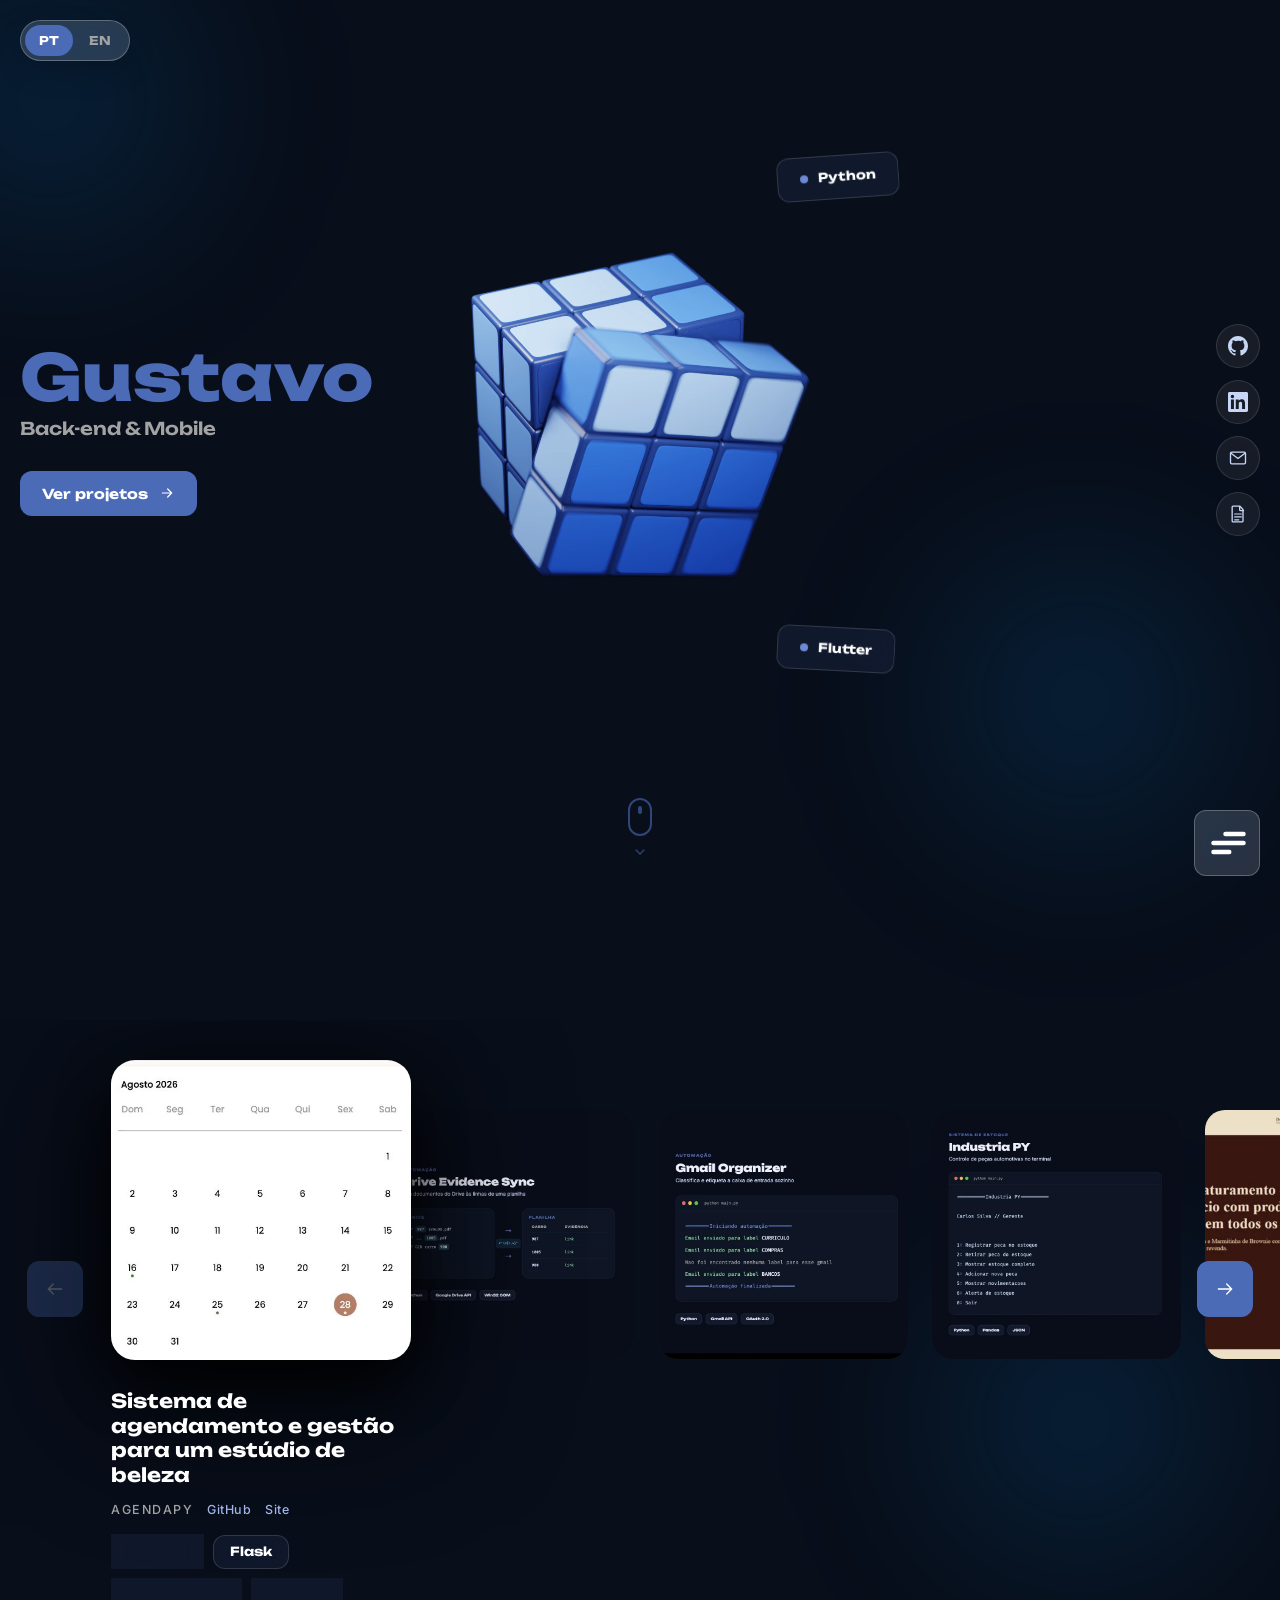
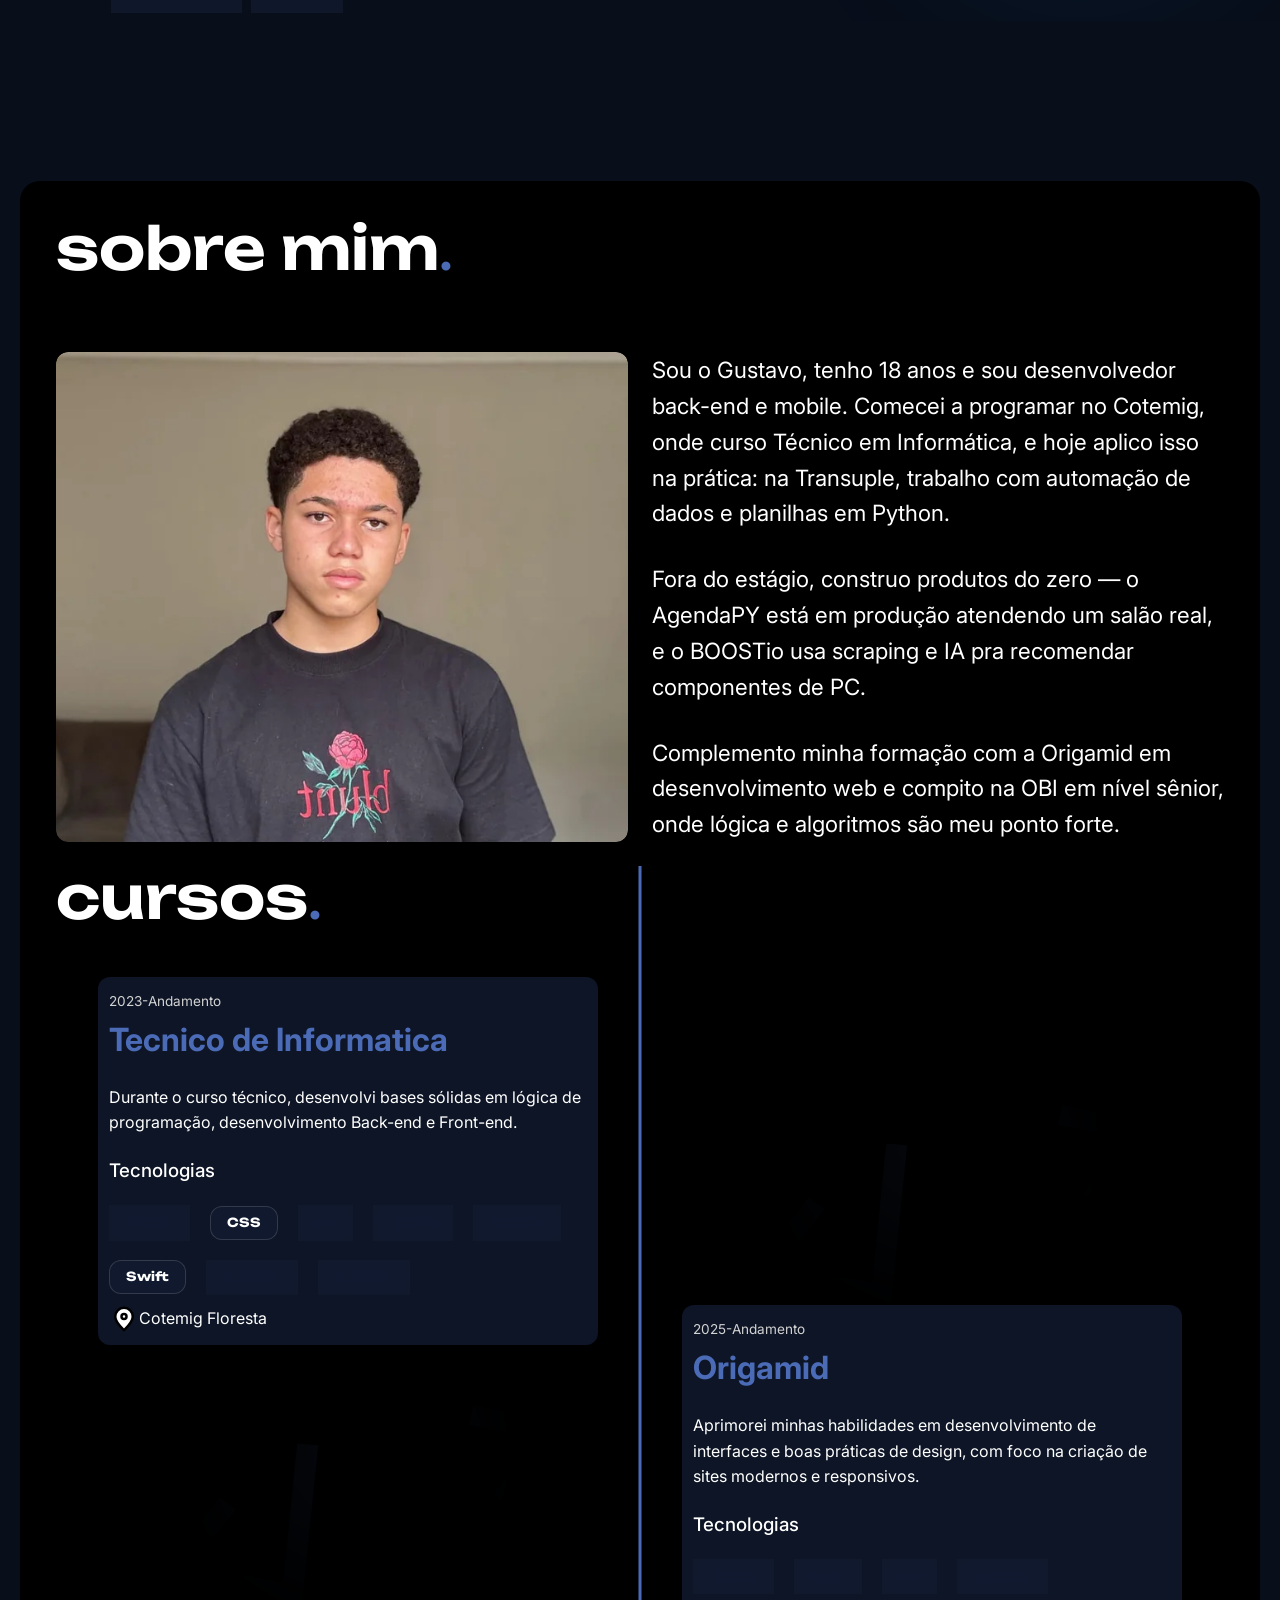
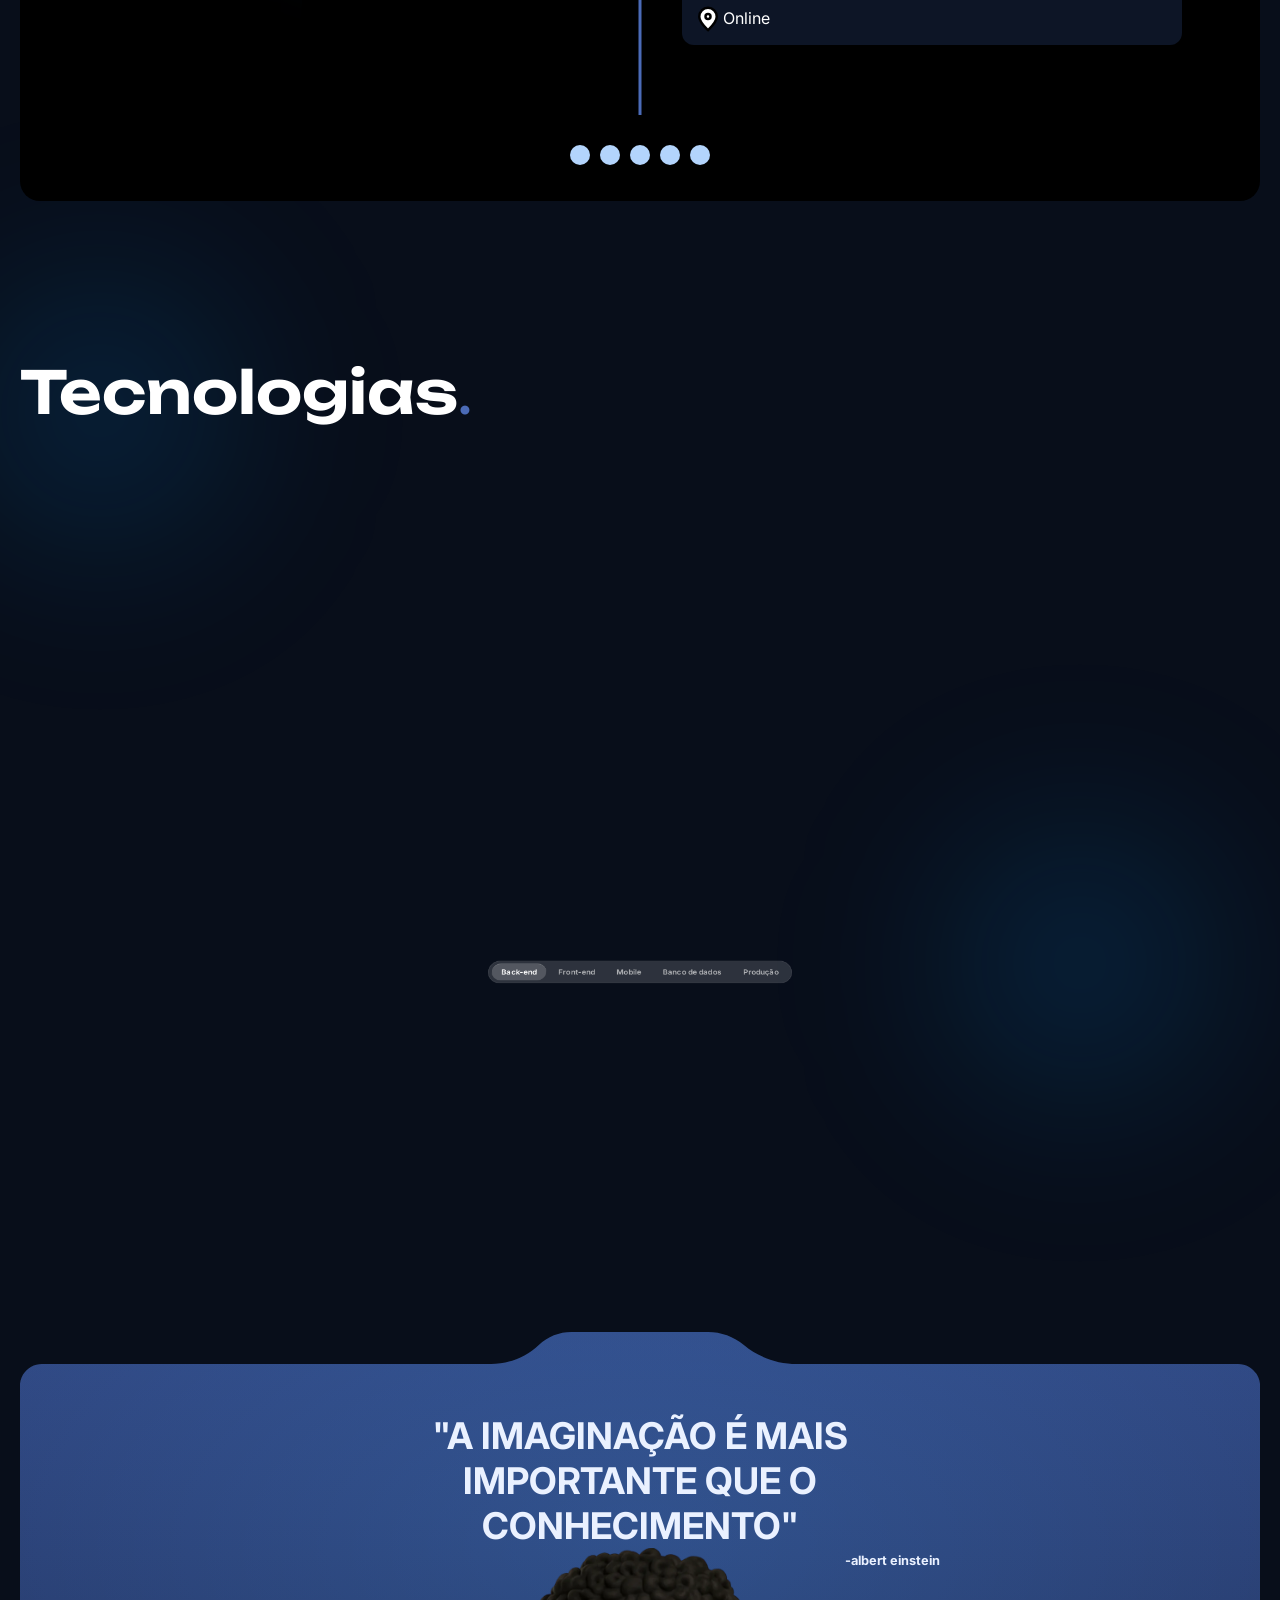
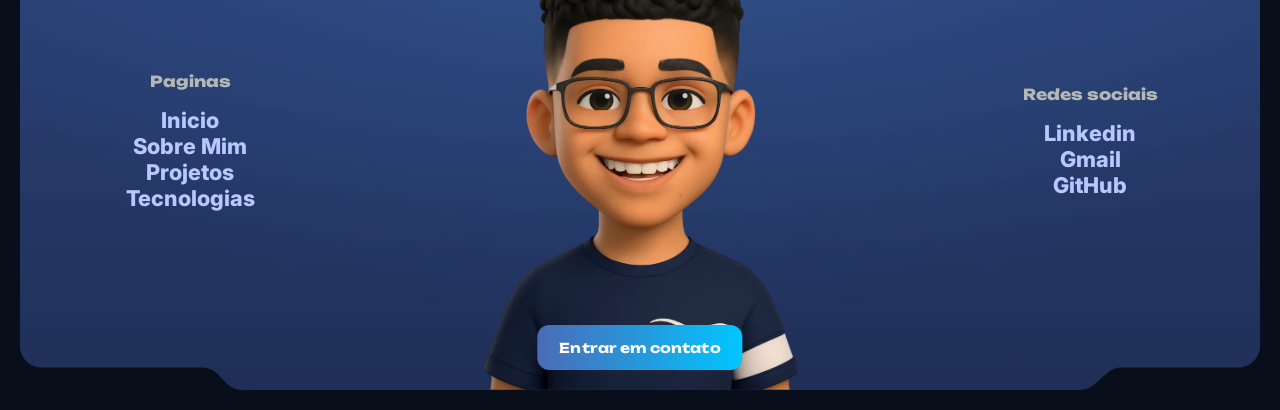
<file: index.html>
<!DOCTYPE html>
<html lang="pt-br">

<head>
  <!-- Básico -->
  <meta charset="UTF-8">
  <meta name="viewport" content="width=device-width, initial-scale=1.0">
  <title data-i18n="doc.titulo">Gustavo Azevedo | Desenvolvedor Back-end e Mobile</title>
  <meta name="description" data-i18n-conteudo="doc.descricao" content="Portfólio de Gustavo Azevedo, desenvolvedor back-end e mobile. Projetos em produção com Python, Flask e automações — do AgendaPY, sistema de agendamento real, a scripts que resolvem problemas do dia a dia.">

  <!-- SEO extra -->
  <meta name="author" content="Gustavo Azevedo">
  <meta name="theme-color" content="#080e1a">

  <!-- Open Graph (para redes sociais) -->
  <meta property="og:title" content="Gustavo Azevedo | Desenvolvedor Back-end e Mobile">
  <meta property="og:description" content="Desenvolvedor back-end e mobile. Conheça o AgendaPY, o BOOSTio e outros projetos em Python, Flask e Flutter.">
  <meta property="og:type" content="website">
  <meta property="og:url" content="https://gustavoazevedodev.vercel.app">
  <meta property="og:image" content="https://gustavoazevedodev.vercel.app/imagens/preview.png">

  <!-- Performance Fonts -->
  <link rel="preconnect" href="https://fonts.googleapis.com">
  <link rel="preconnect" href="https://fonts.gstatic.com" crossorigin>

  <link href="https://fonts.googleapis.com/css2?family=Inter:wght@400..700&family=Fira+Code:wght@400&family=Unbounded:wght@200..900&display=swap" rel="preload" as="style" onload="this.onload=null;this.rel='stylesheet'">

  <noscript>
    <link href="https://fonts.googleapis.com/css2?family=Inter:wght@400..700&family=Fira+Code:wght@400&family=Unbounded:wght@200..900&display=swap" rel="stylesheet">
  </noscript>

  <!-- Favicon -->
  <link rel="icon" href="./imagens/favicon.png" type="image/png">

  <!-- CSS -->
  <link rel="stylesheet" href="./Estilos/style.min.css">

  <!-- JS -->
  <script type="module" src="./Javascript/script.js"></script>

  <!-- O script.js importa estes módulos em cascata: sem o preload o
       navegador só descobre cada um depois de baixar o anterior, e a
       cadeia crítica vira uma escada. O textos.js fica de fora de
       propósito — ele só é buscado se o visitante escolher inglês. -->
  <link rel="modulepreload" href="./Javascript/header/menu.js">
  <link rel="modulepreload" href="./Javascript/header/navegacao-atual.js">
  <link rel="modulepreload" href="./Javascript/header/ui.js">
  <link rel="modulepreload" href="./Javascript/idioma/idioma.js">
  <link rel="modulepreload" href="./Javascript/idioma/ui.js">
  <link rel="modulepreload" href="./Javascript/main/cubo.js">
  <link rel="modulepreload" href="./Javascript/main/ui.js">
  <link rel="modulepreload" href="./Javascript/sobreMim/initTagHover.js">
  <link rel="modulepreload" href="./Javascript/projetos/initCarrossel.js">
  <link rel="modulepreload" href="./Javascript/tecnologias/initCategorias.js">
  <link rel="modulepreload" href="./Javascript/tecnologias/initSkills.js">
  <link rel="modulepreload" href="./Javascript/tecnologias/initTabletCard.js">
  <link rel="modulepreload" href="./Javascript/tecnologias/initTime.js">

</head>

<body>
  <div class="idioma-switch" role="group" aria-label="Selecionar idioma" data-i18n-aria="aria.idioma">
    <span class="idioma-indicador" aria-hidden="true"></span>
    <button type="button" class="idioma-opcao ativo" data-idioma="pt" aria-pressed="true">PT</button>
    <button type="button" class="idioma-opcao" data-idioma="en" aria-pressed="false">EN</button>
  </div>

  <header class="header-bg">
    <div class="header">
      <label class="hamburger">
        <input type="checkbox">
        <svg viewBox="0 0 32 32">
          <path class="line line-top-bottom" d="M27 10 13 10C10.8 10 9 8.2 9 6 9 3.5 10.8 2 13 2 15.2 2 17 3.8 17 6L17 26C17 28.2 18.8 30 21 30 23.2 30 25 28.2 25 26 25 23.8 23.2 22 21 22L7 22"></path>
          <path class="line" d="M7 16 27 16"></path>
        </svg>
      </label>

      <nav aria-label="Navegacao-principal" data-i18n-aria="aria.nav">
        <ul>
          <li>
            <a href="#main" data-i18n="nav.inicio">
              Inicio
              <svg viewBox="0 0 24 24" fill="none" aria-hidden="true">
                <path d="M5 12h14M13 6l6 6-6 6" stroke="currentColor" stroke-width="1.8" stroke-linecap="round" stroke-linejoin="round" />
              </svg>
            </a>
          </li>
          <li>
            <a href="#sobreMim" data-i18n="nav.sobre">
              Sobre mim
              <svg viewBox="0 0 24 24" fill="none" aria-hidden="true">
                <path d="M5 12h14M13 6l6 6-6 6" stroke="currentColor" stroke-width="1.8" stroke-linecap="round" stroke-linejoin="round" />
              </svg>
            </a>
          </li>
          <li>
            <a href="#projetos" data-i18n="nav.projetos">
              Projetos
              <svg viewBox="0 0 24 24" fill="none" aria-hidden="true">
                <path d="M5 12h14M13 6l6 6-6 6" stroke="currentColor" stroke-width="1.8" stroke-linecap="round" stroke-linejoin="round" />
              </svg>
            </a>
          </li>
          <li>
            <a href="#tecnologias" data-i18n="nav.tecnologias">
              Tecnologias
              <svg viewBox="0 0 24 24" fill="none" aria-hidden="true">
                <path d="M5 12h14M13 6l6 6-6 6" stroke="currentColor" stroke-width="1.8" stroke-linecap="round" stroke-linejoin="round" />
              </svg>
            </a>
          </li>
          <li>
            <a href="#contato" data-i18n="nav.contato">
              Contato
              <svg viewBox="0 0 24 24" fill="none" aria-hidden="true">
                <path d="M5 12h14M13 6l6 6-6 6" stroke="currentColor" stroke-width="1.8" stroke-linecap="round" stroke-linejoin="round" />
              </svg>
            </a>
          </li>
        </ul>
      </nav>
    </div>
  </header>

  <main id="main" class="main-bg container">
    <ul class="contatos">
      <li>
        <a href="https://github.com/GuAzevedoDev" target="_blank" rel="noopener noreferrer" aria-label="GitHub">
          <svg viewBox="0 0 24 24" fill="currentColor" aria-hidden="true">
            <path d="M12 0C5.37 0 0 5.373 0 12c0 5.303 3.438 9.8 8.207 11.387.6.11.793-.26.793-.577 0-.285-.01-1.04-.016-2.04-3.338.724-4.042-1.61-4.042-1.61-.546-1.387-1.333-1.756-1.333-1.756-1.089-.744.083-.729.083-.729 1.205.084 1.84 1.237 1.84 1.237 1.07 1.834 2.807 1.304 3.492.997.108-.775.42-1.305.763-1.605-2.665-.303-5.467-1.334-5.467-5.93 0-1.31.468-2.38 1.236-3.22-.124-.303-.535-1.524.117-3.176 0 0 1.008-.322 3.301 1.23a11.5 11.5 0 0 1 3.003-.404c1.02.005 2.047.138 3.003.404 2.291-1.552 3.297-1.23 3.297-1.23.653 1.653.242 2.874.118 3.176.77.84 1.235 1.91 1.235 3.22 0 4.61-2.807 5.624-5.48 5.92.43.372.814 1.103.814 2.222 0 1.606-.014 2.898-.014 3.293 0 .32.192.694.8.576C20.565 21.796 24 17.3 24 12c0-6.627-5.373-12-12-12Z" />
          </svg>
        </a>
      </li>
      <li>
        <a href="https://www.linkedin.com/in/gustavo-azevedo-8b938736a/" target="_blank" rel="noopener noreferrer" aria-label="LinkedIn">
          <svg viewBox="0 0 24 24" fill="currentColor" aria-hidden="true">
            <path d="M20.447 20.452h-3.554v-5.569c0-1.328-.027-3.037-1.852-3.037-1.853 0-2.136 1.445-2.136 2.939v5.667H9.351V9h3.414v1.561h.049c.476-.9 1.637-1.85 3.37-1.85 3.601 0 4.267 2.37 4.267 5.455v6.286zM5.337 7.433a2.062 2.062 0 1 1 0-4.124 2.062 2.062 0 0 1 0 4.124zM7.114 20.452H3.558V9h3.556v11.452zM22.225 0H1.771C.792 0 0 .774 0 1.729v20.542C0 23.227.792 24 1.771 24h20.451C23.2 24 24 23.227 24 22.271V1.729C24 .774 23.2 0 22.222 0h.003z" />
          </svg>
        </a>
      </li>
      <li>
        <a href="mailto:gustavoAzevedo.code@gmail.com" aria-label="Gmail">
          <svg viewBox="0 0 24 24" fill="none" aria-hidden="true">
            <path d="M3 6.5A1.5 1.5 0 0 1 4.5 5h15A1.5 1.5 0 0 1 21 6.5v11a1.5 1.5 0 0 1-1.5 1.5h-15A1.5 1.5 0 0 1 3 17.5v-11Z" stroke="currentColor" stroke-width="1.6" />
            <path d="M4 6.5l8 6 8-6" stroke="currentColor" stroke-width="1.6" stroke-linecap="round" stroke-linejoin="round" />
          </svg>
        </a>
      </li>
      <li>
        <a href="https://docs.google.com/document/d/1_A87k8-lewarmQRAxq1hybaR0dCT-CZQKW2A2z6M_L0/edit?usp=sharing" target="_blank" rel="noopener noreferrer" download aria-label="Currículo" data-i18n-aria="aria.curriculo">
          <svg viewBox="0 0 24 24" fill="none" aria-hidden="true">
            <path d="M6 2.5h8l4 4v14a1 1 0 0 1-1 1H6a1 1 0 0 1-1-1v-17a1 1 0 0 1 1-1Z" stroke="currentColor" stroke-width="1.6" stroke-linejoin="round" />
            <path d="M14 2.5V7a1 1 0 0 0 1 1h4.3" stroke="currentColor" stroke-width="1.6" stroke-linejoin="round" />
            <path d="M8 12h8M8 15.5h8M8 19h5" stroke="currentColor" stroke-width="1.4" stroke-linecap="round" />
          </svg>
        </a>
      </li>
    </ul>

    <div class="main">
      <div class="main-esquerda">
        <div class="main-introducao">
          <h1 class="titulo">Gustavo</h1>
          <h2 class="subtitulo" data-i18n="hero.cargo">Back-end & Mobile</h2>
        </div>

        <div class="main-sobre">
          <a href="#projetos" class="botao" data-i18n="hero.botao">
            Ver projetos
            <svg viewBox="0 0 24 24" fill="none" aria-hidden="true">
              <path d="M5 12h14M13 6l6 6-6 6" stroke="currentColor" stroke-width="1.8" stroke-linecap="round" stroke-linejoin="round" />
            </svg>
          </a>
        </div>
      </div>
      <div class="main-centro">
        <!-- O mp4 (opaco) fica no HTML porque toca em qualquer navegador. O
             webm tem canal alpha e dispensa fundo, mas o Safari lê VP9 e
             ignora o alpha, pintando o fundo de preto - por isso quem troca
             pro webm é o JS, só onde a transparência funciona de verdade.
             preload="none" garante que nada baixa antes dessa decisão. -->
        <video poster="imagens/main/cube/cubo_azul_chamativo/cubo_azul_chamativo_poster.webp" data-webm="imagens/main/cube/cubo_azul_chamativo/cubo_azul_chamativo.webm" width="1100" height="1100" preload="none" loop muted playsinline aria-hidden="true">
          <source src="imagens/main/cube/cubo_azul_chamativo/cubo_azul_chamativo.mp4" type="video/mp4" />
        </video>
      </div>
      <ul class="main-direita">
        <li class="tag tag--ponto">Python</li>
        <li class="tag tag--ponto">Flutter</li>
      </ul>
    </div>

    <a href="#sobreMim" class="scroll-indicador" aria-label="Rolar para a próxima seção" data-i18n-aria="aria.rolar">
      <span class="scroll-indicador-mouse">
        <span class="scroll-indicador-roda"></span>
      </span>
      <svg viewBox="0 0 24 24" fill="none" aria-hidden="true">
        <path d="M6 9l6 6 6-6" stroke="currentColor" stroke-width="1.8" stroke-linecap="round" stroke-linejoin="round" />
      </svg>
    </a>
  </main>

  <article class="projetos-bg" id="projetos" aria-labelledby="projeto-title">
    <div class="projetos-content">
      <div class="carrossel" data-carrossel>
        <div class="carrossel-palco">
          <ul class="carrossel-trilho">
            <li class="carrossel-item ativo-carrossel">
              <a href="projetos/agendapy.html" class="carrossel-capa">
                <img src="imagens/projetos/agendapyCapa.webp" alt="Agenda do dia no sistema AgendaPY" data-i18n-alt="proj.agendapy.alt" loading="lazy" / width="538" height="522">
                <span class="sr-only" data-i18n="proj.agendapy.ver">Ver detalhes de AgendaPY</span>
              </a>

              <div class="carrossel-legenda">
                <h3 class="carrossel-titulo" data-i18n="proj.agendapy.titulo">Sistema de agendamento e gest&atilde;o para um est&uacute;dio de beleza</h3>
                <p class="carrossel-cliente">
                  AgendaPY
                  <a href="https://github.com/GuAzevedoDev/AgendaPY" target="_blank" rel="noopener" class="carrossel-link">GitHub</a>
                  <a href="https://studiomaliazevedo.com.br" target="_blank" rel="noopener" class="carrossel-link">Site</a>
                </p>

                <ul class="carrossel-tags">
                  <li class="tag">Python</li>
                  <li class="tag">Flask</li>
                  <li class="tag">PostgreSQL</li>
                  <li class="tag">Docker</li>
                </ul>
              </div>
            </li>

            <li class="carrossel-item">
              <a href="projetos/drive-evidence-sync.html" class="carrossel-capa">
                <img src="imagens/projetos/driveSyncCapa.webp" alt="Diagrama do Drive Evidence Sync" data-i18n-alt="proj.drive.alt" loading="lazy" / width="820" height="820">
                <span class="sr-only" data-i18n="proj.drive.ver">Ver detalhes de Drive Evidence Sync</span>
              </a>

              <div class="carrossel-legenda">
                <h3 class="carrossel-titulo" data-i18n="proj.drive.titulo">Automa&ccedil;&atilde;o que casa documentos do Drive com as linhas de uma planilha</h3>
                <p class="carrossel-cliente">
                  Drive Evidence Sync
                  <a href="https://github.com/GuAzevedoDev/DriveEvidenceSync" target="_blank" rel="noopener" class="carrossel-link">GitHub</a>
                </p>

                <ul class="carrossel-tags">
                  <li class="tag">Python</li>
                  <li class="tag">Google Drive API</li>
                  <li class="tag">Win32 COM</li>
                </ul>
              </div>
            </li>

            <li class="carrossel-item">
              <a href="projetos/gmail-organizer.html" class="carrossel-capa">
                <img src="imagens/projetos/gmailorganizerCapa.webp" alt="Sa&iacute;da do Gmail Organizer no terminal" data-i18n-alt="proj.gmail.alt" loading="lazy" / width="820" height="820">
                <span class="sr-only" data-i18n="proj.gmail.ver">Ver detalhes de Gmail Organizer</span>
              </a>

              <div class="carrossel-legenda">
                <h3 class="carrossel-titulo" data-i18n="proj.gmail.titulo">Automa&ccedil;&atilde;o que classifica e etiqueta a caixa de entrada sozinha</h3>
                <p class="carrossel-cliente">
                  Gmail Organizer
                  <a href="https://github.com/GuAzevedoDev/GmailOrganizer" target="_blank" rel="noopener" class="carrossel-link">GitHub</a>
                </p>

                <ul class="carrossel-tags">
                  <li class="tag">Python</li>
                  <li class="tag">Gmail API</li>
                  <li class="tag">OAuth 2.0</li>
                </ul>
              </div>
            </li>

            <li class="carrossel-item">
              <a href="projetos/industria-py.html" class="carrossel-capa">
                <img src="imagens/projetos/industriaPyCapa.webp" alt="Menu do sistema Industria PY no terminal" data-i18n-alt="proj.industria.alt" loading="lazy" / width="820" height="820">
                <span class="sr-only" data-i18n="proj.industria.ver">Ver detalhes de Industria PY</span>
              </a>

              <div class="carrossel-legenda">
                <h3 class="carrossel-titulo" data-i18n="proj.industria.titulo">Controle de estoque de pe&ccedil;as automotivas com permiss&atilde;o por cargo</h3>
                <p class="carrossel-cliente">
                  Industria PY
                  <a href="https://github.com/GuAzevedoDev/industriasPY" target="_blank" rel="noopener" class="carrossel-link">GitHub</a>
                </p>

                <ul class="carrossel-tags">
                  <li class="tag">Python</li>
                  <li class="tag">Pandas</li>
                  <li class="tag">JSON</li>
                </ul>
              </div>
            </li>

            <li class="carrossel-item">
              <a href="projetos/cia-das-tortas.html" class="carrossel-capa">
                <img src="imagens/projetos/ciaDasTortasHeader.webp" alt="Tela inicial do projeto Cia Das Tortas" data-i18n-alt="proj.tortas.alt" loading="lazy" / width="605" height="399">
                <span class="sr-only" data-i18n="proj.tortas.ver">Ver detalhes de Cia Das Tortas</span>
              </a>

              <div class="carrossel-legenda">
                <h3 class="carrossel-titulo" data-i18n="proj.tortas.titulo">Vitrine digital para uma confeitaria de doces artesanais</h3>
                <p class="carrossel-cliente">
                  Cia Das Tortas
                  <a href="https://github.com/GuAzevedoDev/CiaDasTortas" target="_blank" rel="noopener" class="carrossel-link">GitHub</a>
                  <a href="https://guazevedodev.github.io/CiaDasTortas/" target="_blank" rel="noopener" class="carrossel-link">Site</a>
                </p>

                <ul class="carrossel-tags">
                  <li class="tag">HTML</li>
                  <li class="tag">CSS</li>
                  <li class="tag">JavaScript</li>
                  <li class="tag" data-i18n="tag.responsivo">Responsivo</li>
                </ul>
              </div>
            </li>
          </ul>
        </div>

        <button type="button" class="carrossel-seta carrossel-seta-anterior" aria-label="Projeto anterior" data-i18n-aria="aria.projetoAnterior">
          <svg viewBox="0 0 24 24" fill="none" aria-hidden="true" focusable="false">
            <path d="M20 12H4m0 0 6-6m-6 6 6 6" stroke="currentColor" stroke-width="1.6" stroke-linecap="round" stroke-linejoin="round" />
          </svg>
        </button>

        <button type="button" class="carrossel-seta carrossel-seta-proxima" aria-label="Pr&oacute;ximo projeto" data-i18n-aria="aria.projetoProximo">
          <svg viewBox="0 0 24 24" fill="none" aria-hidden="true" focusable="false">
            <path d="M4 12h16m0 0-6-6m6 6-6 6" stroke="currentColor" stroke-width="1.6" stroke-linecap="round" stroke-linejoin="round" />
          </svg>
        </button>
      </div>
    </div>
  </article>

  <article class="about-bg container" id="sobreMim">
    <div class="about-content  card">
      <div class="content">
        <h1 class="title cor-1 " data-i18n="sobre.titulo">sobre mim<span class="cor-p1">.</span></h1>
        <div class="about-esquerda">
          <img src="imagens/about/MePhoto.webp" alt="" data-i18n-alt="sobre.foto" width="1100" height="592">
        </div>
        <div class="about-direita">
          <p data-i18n="sobre.p1">Sou o Gustavo, tenho 18 anos e sou desenvolvedor back-end e mobile. Comecei a programar no Cotemig, onde curso Técnico em Informática, e hoje aplico isso na prática: na Transuple, trabalho com automação de dados e planilhas em Python.</p>

          <p data-i18n="sobre.p2">Fora do estágio, construo produtos do zero — o AgendaPY está em produção atendendo um salão real, e o BOOSTio usa scraping e IA pra recomendar componentes de PC.</p>

          <p data-i18n="sobre.p3"> Complemento minha formação com a Origamid em desenvolvimento web e compito na OBI em nível sênior, onde lógica e algoritmos são meu ponto forte.</p>
        </div>
        <div class="experiencia-about" id="cursos">
          <h1 class="title cor-1 " data-i18n="cursos.titulo">cursos<span class="cor-p1">.</span></h1>
          <div class="cursos-content">
            <div class="esquerda-cursos">
              <div class="curso-card cor-1">
                <span data-i18n="curso1.periodo">2023-Andamento</span>
                <h2 data-i18n="curso1.nome">Tecnico de Informatica</h2>
                <p data-i18n="curso1.texto">Durante o curso técnico, desenvolvi bases sólidas em lógica de programação, desenvolvimento Back-end e Front-end.
                </p>
                <h3 data-i18n="curso.tecnologias">Tecnologias</h3>
                <ul class="linguagens-lst cor-1">
                  <li class="linguagem-item tag">HTML</li>
                  <li class="linguagem-item tag">CSS</li>
                  <li class="linguagem-item tag">JS</li>
                  <li class="linguagem-item tag">Kotlin</li>
                  <li class="linguagem-item tag">Flutter</li>
                  <li class="linguagem-item tag">Swift</li>
                  <li class="linguagem-item tag">Python</li>
                  <li class="linguagem-item tag">MySQL</li>
                </ul>
                <span><svg width="64px" height="64px" viewBox="0 0 24 24" xmlns="http://www.w3.org/2000/svg">
                    <g id="SVGRepo_bgCarrier" stroke-width="0"></g>
                    <g id="SVGRepo_tracerCarrier" stroke-linecap="round" stroke-linejoin="round"></g>
                    <g id="SVGRepo_iconCarrier">
                      <path d="M12 21C15.5 17.4 19 14.1764 19 10.2C19 6.22355 15.866 3 12 3C8.13401 3 5 6.22355 5 10.2C5 14.1764 8.5 17.4 12 21Z" stroke="#000000" stroke-width="2" stroke-linecap="round" stroke-linejoin="round"></path>
                      <path d="M12 12C13.1046 12 14 11.1046 14 10C14 8.89543 13.1046 8 12 8C10.8954 8 10 8.89543 10 10C10 11.1046 10.8954 12 12 12Z" stroke="#000000" stroke-width="2" stroke-linecap="round" stroke-linejoin="round"></path>
                    </g>
                  </svg>Cotemig Floresta</span>
              </div>
            </div>
            <span class="cor-p1 title tag-html">
              < />
            </span>
            <span class="cor-p1 title tag-html">
              < />
            </span>
            <div class="direita-cursos">
              <div class="curso-card cor-1">
                <span data-i18n="curso2.periodo">2025-Andamento</span>
                <h2>Origamid</h2>
                <p data-i18n="curso2.texto">Aprimorei minhas habilidades em desenvolvimento de interfaces e boas práticas de design, com foco na criação de sites modernos e responsivos.
                </p>
                <h3 data-i18n="curso.tecnologias">Tecnologias</h3>
                <ul class="linguagens-lst cor-1">
                  <li class="linguagem-item tag">HTML</li>
                  <li class="linguagem-item tag">CSS</li>
                  <li class="linguagem-item tag">JS</li>
                  <li class="linguagem-item tag">SQLITE</li>
                </ul>
                <span><svg width="64px" height="64px" viewBox="0 0 24 24" xmlns="http://www.w3.org/2000/svg">
                    <g id="SVGRepo_bgCarrier" stroke-width="0"></g>
                    <g id="SVGRepo_tracerCarrier" stroke-linecap="round" stroke-linejoin="round"></g>
                    <g id="SVGRepo_iconCarrier">
                      <path d="M12 21C15.5 17.4 19 14.1764 19 10.2C19 6.22355 15.866 3 12 3C8.13401 3 5 6.22355 5 10.2C5 14.1764 8.5 17.4 12 21Z" stroke="#000000" stroke-width="2" stroke-linecap="round" stroke-linejoin="round"></path>
                      <path d="M12 12C13.1046 12 14 11.1046 14 10C14 8.89543 13.1046 8 12 8C10.8954 8 10 8.89543 10 10C10 11.1046 10.8954 12 12 12Z" stroke="#000000" stroke-width="2" stroke-linecap="round" stroke-linejoin="round"></path>
                    </g>
                  </svg>Online</span>
              </div>
            </div>

          </div>
          <section class="dots-container">
            <div class="dot"></div>
            <div class="dot"></div>
            <div class="dot"></div>
            <div class="dot"></div>
            <div class="dot"></div>
          </section>
        </div>
      </div>
    </div>
  </article>



  <article class="tecnologias-bg" id="tecnologias">
    <h1 class="title cor-1 container" data-i18n="tec.titulo">Tecnologias<span class="cor-p1">.</span></h1>
    <div class="tecnologias-content container">
      <div class="cardTablet">
        <div class="phone">
          <div class="face front">
            <div class="head">
              <div class="h-left">Gustavo</div>
              <div class="h-right">
                <span class="wifi"><svg class="logo-head" viewBox="0 0 16 16" fill="currentColor" xmlns="http://www.w3.org/2000/svg">
                    <path d="M8 12.4a1.3 1.3 0 1 0 0 2.6 1.3 1.3 0 0 0 0-2.6Z" />
                    <path d="M8 8.3c-1.28 0-2.45.5-3.32 1.32a.62.62 0 0 0 .85.9A3.55 3.55 0 0 1 8 9.55c.96 0 1.83.37 2.47.97a.62.62 0 1 0 .85-.9A4.79 4.79 0 0 0 8 8.3Z" />
                    <path d="M8 4.6c-2.3 0-4.4.9-5.94 2.37a.62.62 0 1 0 .86.9A7.3 7.3 0 0 1 8 5.85c2 0 3.82.78 5.08 2.02a.62.62 0 1 0 .86-.9A8.55 8.55 0 0 0 8 4.6Z" />
                  </svg></span>
                <span class="network"><svg class="logo-head" viewBox="0 0 16 16" fill="currentColor" xmlns="http://www.w3.org/2000/svg">
                    <rect x="1" y="9.5" width="2.6" height="3.5" rx="0.8" />
                    <rect x="5.1" y="7.2" width="2.6" height="5.8" rx="0.8" />
                    <rect x="9.2" y="4.9" width="2.6" height="8.1" rx="0.8" />
                    <rect x="13.3" y="2.6" width="2.6" height="10.4" rx="0.8" opacity="0.35" />
                  </svg></span>
                <span class="battery"><svg class="logo-head" viewBox="0 0 26 16" fill="none" xmlns="http://www.w3.org/2000/svg">
                    <rect x="0.6" y="3.6" width="21" height="9.4" rx="3" stroke="currentColor" stroke-width="1.1" opacity="0.45" />
                    <rect x="2.3" y="5.3" width="13.5" height="6" rx="1.8" fill="currentColor" />
                    <path d="M23.2 6.6c.9.35 1.5 1.1 1.5 1.7 0 .6-.6 1.35-1.5 1.7V6.6Z" fill="currentColor" opacity="0.45" />
                  </svg></span>
              </div>
            </div>


            <div class="date">
              <span class="hour"></span><br />
              <span class="day"></span>
            </div>

            <div class="home">
              <span class="app" id="python-tablet" data-skill="python" data-cat="backend">
                <span>PYTHON</span>
                <svg width="64px" height="64px" viewBox="0 0 32 32" fill="none" xmlns="http://www.w3.org/2000/svg">
                  <g id="SVGRepo_bgCarrier" stroke-width="0"></g>
                  <g id="SVGRepo_tracerCarrier" stroke-linecap="round" stroke-linejoin="round"></g>
                  <g id="SVGRepo_iconCarrier">
                    <path fill-rule="evenodd" clip-rule="evenodd" d="M13.0164 2C10.8193 2 9.03825 3.72453 9.03825 5.85185V8.51852H15.9235V9.25926H5.97814C3.78107 9.25926 2 10.9838 2 13.1111L2 18.8889C2 21.0162 3.78107 22.7407 5.97814 22.7407H8.27322V19.4815C8.27322 17.3542 10.0543 15.6296 12.2514 15.6296H19.5956C21.4547 15.6296 22.9617 14.1704 22.9617 12.3704V5.85185C22.9617 3.72453 21.1807 2 18.9836 2H13.0164ZM12.0984 6.74074C12.8589 6.74074 13.4754 6.14378 13.4754 5.40741C13.4754 4.67103 12.8589 4.07407 12.0984 4.07407C11.3378 4.07407 10.7213 4.67103 10.7213 5.40741C10.7213 6.14378 11.3378 6.74074 12.0984 6.74074Z" fill="url(#paint0_linear_87_8204)"></path>
                    <path fill-rule="evenodd" clip-rule="evenodd" d="M18.9834 30C21.1805 30 22.9616 28.2755 22.9616 26.1482V23.4815L16.0763 23.4815L16.0763 22.7408L26.0217 22.7408C28.2188 22.7408 29.9998 21.0162 29.9998 18.8889V13.1111C29.9998 10.9838 28.2188 9.25928 26.0217 9.25928L23.7266 9.25928V12.5185C23.7266 14.6459 21.9455 16.3704 19.7485 16.3704L12.4042 16.3704C10.5451 16.3704 9.03809 17.8296 9.03809 19.6296L9.03809 26.1482C9.03809 28.2755 10.8192 30 13.0162 30H18.9834ZM19.9015 25.2593C19.1409 25.2593 18.5244 25.8562 18.5244 26.5926C18.5244 27.329 19.1409 27.9259 19.9015 27.9259C20.662 27.9259 21.2785 27.329 21.2785 26.5926C21.2785 25.8562 20.662 25.2593 19.9015 25.2593Z" fill="url(#paint1_linear_87_8204)"></path>
                    <defs>
                      <linearGradient id="paint0_linear_87_8204" x1="12.4809" y1="2" x2="12.4809" y2="22.7407" gradientUnits="userSpaceOnUse">
                        <stop stop-color="#327EBD"></stop>
                        <stop offset="1" stop-color="#1565A7"></stop>
                      </linearGradient>
                      <linearGradient id="paint1_linear_87_8204" x1="19.519" y1="9.25928" x2="19.519" y2="30" gradientUnits="userSpaceOnUse">
                        <stop stop-color="#FFDA4B"></stop>
                        <stop offset="1" stop-color="#F9C600"></stop>
                      </linearGradient>
                    </defs>
                  </g>
                </svg>
              </span>
              <span class="app" id="flask-tablet" data-skill="flask" data-cat="backend">
                <span>FLASK</span>
                <svg xmlns="http://www.w3.org/2000/svg" viewBox="0 0 128 128">
                  <path fill="#ffffff" d="M44.44 100.63c-4.23-3.33-8.74-6.52-11.83-11.01-6.49-7.92-11.49-17.1-14.9-26.74-2.07-6.27-2.77-12.99-5.44-19.02-2.78-4.38.48-9.16 5.27-10.55 2.13-.41 5.89-2.43 1.36-.98-4.06 2.98-4.45-2.71-.29-3.07 2.84-.38 3.89-2.7 2.92-4.8-3.05-1.99 7.4-4.18 2.14-7.15-5.48-5.91 7.66-7.05 4.42-.33-.77 5.16 9.18-.95 6.87 5.01 2.35 2.86 8.8.65 8.63 4.67 3.42.24 4.6 3.11 7.8 3.33 3.33 1.5 9.36 2.69 10.49 6.44-3.3 2.61-10.95-5.4-11.31 1.84 1 10.69.74 21.7 4.65 31.88 1.85 6.16 6.33 11.01 10.38 15.81 3.88 4.7 9.12 8.01 14.48 10.8 4.69 2.21 9.75 3.68 14.87 4.6 2.07-1.59 5.74-7.48 8.97-5 .16 2.8-6.42 5.84-.31 5.54 3.59-1.08 6.08 2.77 9.04-.71 2.72 3.23 11.32-2.06 9.38 4.53-2.62 1.69-6.44.67-9.07 3-4.33-2.16-7.77 1.93-12.56 1.42-5.32.95-10.73 1.34-16.13 1.34-8.85-.7-17.89-.99-26.3-4.07-4.74-1.38-9.37-4.08-13.53-6.78zm7.47 3.24c4.63 2 9.16 4.11 14.23 4.75 8.05 1.12 16.37 2.84 24.45 1.27-3.66-1.65-7.44.64-11.08-1.18-4.37.94-9.06-.24-13.5-.82-5.05-2.25-10.5-3.8-15.23-6.72-5.91-2.16 3.06 2.77 4.65 3.17 3.69 2.1-4.06-1.08-5.16-1.95-3.09-1.74-3.49-1.37-.31.39.64.37 1.28.77 1.95 1.09zm-8.81-6.23c4.49 1.66-.02-3.16-2.07-2.88-.91-1.58-3.48-2.58-1.67-3.43-3.26 1.13-3.42-4.3-4.95-3.53-3.45-1.09-1.34-4.95-5.45-7.32-.37-2.5-4.08-4.66-5.26-8.43-.52-1.93-4.19-7.46-1.94-2.31 1.92 4.96 5.29 9.21 8.1 13.45 2.18 4.04 4.76 8.26 8.72 10.78 1.34 1.3 2.63 3.27 4.52 3.67zM30.17 83.45c.16-.68.82 1.46 0 0zm18.3 16.18c1-.44-1.43-.56 0 0zm2.44.89c-.25-1.23-1.11.69 0 0zm3.05 1.27c1.45-1.38-2.24-.87 0 0zm5.22 2.91c.89-1.3-2.82-.49 0 0zm-10.03-6.99c2.25-1.46-2.91-.02 0 0zm2.29 1.14c-.07-.77-.82.34 0 0zm11.43 7.13c1.84 1.16 10.73 2.54 5.16.48-.93.2-10.33-2.66-5.16-.48zM44.72 91.85c-.18-.77-2.85-.85 0 0zm5.32 3.1c1.39-.96-2.87-.74 0 0zm4.48 2.75c1.98-.75-3.23-.75 0 0zm-11.97-8.21c2.16 1.65 8.7.21 3.3-.99-2.45-1.31-7.99-2.2-4.22.79l.92.2zm15 9.16c.9-1.53-3.77-.88 0 0zm-4.56-3.63c5.27 1.49-4.43-3.34-1.3-.55l.7.32.6.23zm9.14 5.28c4.99.05-4.51-.68 0 0zm-21.5-13.7c-.19-.93-1.23.08 0 0zm29.94 18.44c.14-1.68-1.62 1.25 0 0zM49.15 91.82c-.3-.88-1.56-.04 0 0zm-8.04-5.8c2.86-.17-3.93-1.26 0 0zm-9.54-6.16c-.36-1.38-3.12-2.47 0 0zM56.6 95.74c-.52-.6-.25.13 0 0zm15.58 9.56c-.05-.91-.85.35 0 0zM55.22 94.32c.28-1.18-2.44-.36 0 0zm-11.6-7.36c2.13-.23-3.42-1.44 0 0zm19.63 12.2c3.32-1.32-3.24-.64 0 0zm-10.21-6.93c3.83.49-4.56-2.61-.84-.28l.84.28zm13.31 8.19c3.58-2.14 2.4 5.01 6.07.6 3.62-2.64-3.13 3.27 1.33.47 3.23-2.16 7.99 1.02 11 2.06 2.16-.11 4.27 1.87 6.49.67 4.27-1.15-8.36-1.71-5.05-3.75-3.91 1.14-6.8-1.36-8.72-3.86-4.39-1.01-9.46-3.25-11.65-7.14-.89-1.46 1.29.21-.77-2.18-2.64-2.35-3.96-5.02-5.73-7.88-2.12-1.13-2.37-4.46-2.58-.11.02-2.74-2.56-4.59-3.19-3.82-.01-2.64 2.76-1.32.82-3.27-.42-2.74-1.79-5.59-2.2-8.68-.64-1.49-.09-4.68-2.19-1.31-.76 3.57-.25-4.38.94-1.76 1.56-2.67-.56-2.36-.65-1.99 1.02-2.26.64-5.46-.27-4.24.54-2.39.86-8.8-.81-7.66 1.01-2.5 1.92-11.44-2.47-8.03-1.78.03-4.85.64-6.31 1.37 4.56 2.51-.46.91-2.32.51-.24 2.33-2.08 1.32-4.38 1.34 3.67.45-1.79 3.75-3.89 2.47-2.74 1.31 2.36 4.57.05 5.58.28 1.52-4.19-.55-3.84 2.96-2.65-1.12-.36 4.16.96 2.38 4.51 1.22 3.18 4.01 3.29 6.65-.74 1.54-3.63-3.62-.64-3.38-2.36-3.83-2.61-1.38-4.56.39-.45.13 4.99 2.53 1.57 3.72 3.01.47 3.1 3.1 3.71 4.76 1.81 1.88 1.44-2.08 3.6.18-1.37-2.02-7.25-5.68-2.52-4.51-.03-2.03-.86-3.67.6-3.63 1.44-2.6-1.51 6.42 1.73 3.11.9-.39 1.12-2.6 2.73.21 2.34 2.3.85 3.97-2.46 1.86.59 2.01 4.42 2.72 3.7 5.86.76 2.76 1.83 1.74 2.76 1.58.73 2.68 1.14.71 1.18-.57 3.34.72 2.56 2.69 3.6 4.07 2.3 1.04-3.29-7.04.66-2.43 4.16 3.75 1.56 5.32-2.17 4.72 2.36-.19 3.12 3.19 6.07 3.07 2.69 1.28 4.52 6.2-.12 4.15-1.61-1.45-7.31-3.24-2.65-.48 4.3 1.99 7.71 3.18 11.86 5.68 2.96 2.12 4.25 4.54 5.37 5.02-2.49 1.19-7.51-.95-3.78-1.61-2.33-.42-4.94-1.6-2.71 1.3 1.89 1.58 6.71 1.42 7.58 1.59-.73 1.61-1.99 1.74.03 1.86-2.25 1.22.72 1.41.93 2.1zm-4.6-13c-1.37-1.43-1.72-4.11-.24-1.78.75.3 2.43 4.38.24 1.78zm14.99 9.52c.85-.06.02.65 0 0zM59.59 83.91c-.06-2.17.49 1.67 0 0zM58.1 81.9c-1.73-3.32 2.17.95 0 0zM40.04 69.44c1.01-.27.5 1.73 0 0zm14.37 7.79c.62-2.33.73 1.96 0 0zm-10.15-7.06c-.71-1.29 1.5 1.21 0 0zm8.71 2.79c-1.63-3.65 1.16-2 .36.6l-.36-.6zM37.95 62.95c-.73-1.2-1.93-4.72-1.55-5.79.35 1.75 3.72 7.53 1.65 2.39-2.28-4.3 2.73 1.4 3.25 2.47.24 1.07-1.41-.29-.29 2.21-2.04-2.85-1.2 1.58-3.06-1.28zm-4.64-3.2c.19-2.79 1.06 1.91 0 0zm2.08.72c1-2.11 1.69 2.93 0 0zm-5.02-3.89c-1.73-1.72-2.98-3.3.08-1.07 1.18.05-2.62-3.6.28-1.16 3.06.56 1.51 5.01-.36 2.23zm2.64-.07c1-.99.53.98 0 0zm1.62.52c-1.52-2.85 1.85 1.2 0 0zm-3.22-3.08c-5.02-4.47 6.31 2.34.82.83l-.82-.83zm14.39 8.36c-2.18-1.3-.58-9.18.16-3.79 2.11-.68-.12 2.78 1.46 2.75-.24 2.18-.95 2.97-1.62 1.04zm5.33 3.15c.21-2.38.45 1.62 0 0zm-.93-.92c.24-1.01.03 1.2 0 0zM32.39 52.48c-3.23-4.45 9.38 4.51 2.07 1.13-.77-.21-1.69-.28-2.07-1.13zm10.26 5.43c-.31-3.75.68.62 0 0zm7.78 5c.6-2.14.05 1.41 0 0zM32.89 50.78c1.92-.41 7.95 3.37 2.41 1.08-.62-.69-1.93-.38-2.41-1.08zm16.47 8.21c.2-3.84 1.15-2.29.01.55l-.01-.55zm-15.05-9.55c.78-1.15-2.08-5.18.41-1.45 1.08.85 3.11 1.43 1.31 1.79 2.84 2.5-.68.68-1.72-.34zm14.24 8.35c.54-4.37.47 2.56 0 0zM32.68 45.41c.6-.26.32.79 0 0zm3.71 2.21c.96-2.01 1.77 2.23 0 0zm10.47 5.82c0-.77.2 1.12 0 0zm-.6-1.34c-1.45-3.59 1.35 1.9 0 0zm-.89-2.35c-.25-1.48.83 1.86 0 0zm1.45-2.36c-1-1.76 1.26-7.75 1.51-4.03-1.05 2.89-.3 4.51.43.63 1.36-3.06-.29 6.02-1.94 3.4zm1.49-8.91c.44-.53.1.65 0 0zM45.82 87.6c-.59-.52.07.33 0 0zm5.13 2.6c2.86.74 2.84-.44.26-.79-1.39-1.29-5.77-2.66-1.85-.16.27.65 1.09.63 1.59.95zm-10.14-6.74c1.57 1.18 5.93 3.32 2.24.45 1.24-1.44-2.38-2.21-1.18-3.18-3.06-1.87-2.41-1.7-.27-1.64-3.67-1.64.53-1.52.33-2.36-1.42-.28-7.03-2.5-3.73.18-3.36-1.71-.8.64-1.82.39-3.44-.94 3.06 2.62-.54 1.73 1.97 1.56 5.3 4 .83 1.65-.57.85 3.21 2.14 4.14 2.78zm5.37 3.09c6.53 2.1-3.2-2.58 0 0zm27.5 16.65c.08-1.3-.9 1.11 0 0zm2.82 1.19c1.51-1.46.06 2.33 2.5-.36.03-1.92-.07-3.06-2.8-.72-.75.42-1.09 2.19.3 1.08zM31.65 76.22c-.47-1.82-3.25-1.81 0 0zm3.01 1.98c-1.12-1.86-4-1.68 0 0zm17.17 10.35c1.68 1.49 7.7 1.09 2.03.18-.83-1.24-5.32-.94-2.03-.18zm23.6 14.57c2.57-2.16-2.5.97 0 0zm5.36 3.69c.02-.69-1.11.3 0 0zm.01-.97c2.86-3.03-2.77.18 0 0zM24.22 70.01c-2.43-3.47-1.51-5.03-3.86-7.87-.45-2.17-4.03-7.09-1.85-1.88 1.99 3.05 2.58 7.77 5.71 9.75zm55.68 34.87c5.26-3.4-2.15-1.48 0 0zm4.01 1.57c2.64-2.26-1.66-.47 0 0zM30.75 72.38c.76-1.12-1.94-.14 0 0zm52.33 32.99c2.55-1.64-.59-1.39-.46.15l.46-.15zM48.5 83.58c-.09-1.11-1.35.09 0 0zm2.14 1.23c-.69-1.38-1.05.21 0 0zm36.53 21.67c3.27-2.36-1.98-.45-.68.45l.68-.45zm-1.26-.6c2.67-2.23-2.8.99 0 0zm6.39 4.25c1.79-1.19-2.17-.38 0 0zM32.39 71.57c2.39.54 9.56 5.89 5.33.37-2.17-.64-.87-5.94-3.08-5 1.48 2.48 1.22 3.53-1.9 1.97-3.91-1.91-2.2.94-1.43 1.73-1.04.25 1.39.91 1.08.93zm-10.9-8.61c.43-1.77-3.95-9.75-2.07-4 .68 1.21.61 3.49 2.07 4zM41.5 75.3c-1.23-1.03-.06-.15 0 0zm3.03.71c0-1.88-3.35-.77 0 0zm26.3 16.57c-.5-1.28-1.98-.02 0 0zm1.26.93c-.18-.72-.72.14 0 0zm10.43 6.56c1-.74-1.25-.09 0 0zM26.93 64.35c2.87-1.11-3.07-.79 0 0zm41.59 26.2c-.04-1.86-1.83.46 0 0zM25.8 61.71c1.84-.62-1.71-.41 0 0zm5.34 2.59c-.03-.61-.56.23 0 0zm65.22 39.99c2.37-.48 7.77 1.21 8.64-.63-2.88-.07-9.95-2.03-10.28.46l.63.1 1.01.07zM32.84 64.73c.05-1.88-1.46-.07 0 0zm-14.05-9.75c-.64-3.58-2.43-.54 0 0zm3.35.84c.04-1.15-3.07-1.03 0 0zm1.91.94c-.55-.44-.43.57 0 0zm12.06 7.73c.57-.52-1.35-.38 0 0zm-13.33-9.85c-.33-2.71-3.88-.4 0 0zm-6.87-4.46c-.1-1.25-.67.47 0 0zm1.02-.77c-.17-1.48-.88.19 0 0zm5.65 3.37c2.39-.94-4.35-1.94-.49-.18l.49.18zm75.59 46.69c1.53-1.4-1.94-.43 0 0zm9.13 4.74c.61-1.81-1.54.23 0 0zM23.15 49.82c.26-1.75-1.89.35 0 0zm-8.03-5.38c-.43-2.47-.37-6.82 3.76-5.35-5.51 1.1 3.82 6.85 2.64 2.31 2.32.11 4.53-1.37 3.32.88 4.57-.5 7.73-4.46 12.14-3.91 3.44-.46 7.19-.8 10.89-2.18 3.04-.22 5.97-3.5 4.31-5.44-4.15-.35-8.5.17-13.08 1.08-5.08 1.06-9.7 3.06-14.83 3.93-5 .67 1 1.85-.43 2.11-2.61.9 3.11 1.52-.34 2.47-2.13-.41-4.35-1.14-3.44-3.38-4.79.62-9 2.61-5.21 7.48h.27zm11.54-5.88c1.12-4.14 6.01 3.4 1.84.55-.5-.38-1.32-.68-1.84-.55zm.22-2.01c1.62-1.2.86.68 0 0zm2.06.04c.15-1.9 4.71 1.01.75.68l-.75-.68zm2.81-1.14c1.03-1.2.3 1.07 0 0zm.72-.48c1.71-2.06 9.69-1.31 3.85-.2-1.56-1.18-2.76.7-3.85.2zm10.42-1.6c-.26-5.62 5.18 1.99 0 0zm2.96-.02c1.08-2.83 4.2-1.14.5-.57.08.3-.11 1.46-.5.57zM21.99 48.37c3.23-1.98-3.43-1.72 0 0zm2.39.66c1.13-1.2-2.46-.49 0 0zm-7.04-4.99c1.85-1.42-2.18-.54 0 0zm95.35 59.65c.05-1.65-1.41.74 0 0zM103 97.08c.28-1.9-1.24.16 0 0zm12.36 7.25c2.58.01 7.82-.8 2.2-.8-.88.13-5.13.11-2.2.8zM26.48 47.87c2.09-.14 3.27-2.3-.41-2.18-5.69-.59 5.02 1.95-.73 1.22-.77.51 1.09 1.1 1.14.96zm1.84.93c-.22-1.34-.65.71 0 0zm2.18-5.82c.9-1.12-1.26-.3 0 0zm-6.95-11.6c3.73-1.27 8.82-2.69 10.58.62-1.79-2.15-.72-4.28.97-1.12 2.39 3.19 3.59-1.45 2.03-2.52 1.77 2.2 3.79 3.24 1.19.14 2.83-3.4-5.66.45-7.59.41-.92.41-9.58 2.2-7.18 2.47zm2.19-4.18c2.13-1.6 7.35.96 4-1.59-.33-.3-7.35 1.93-4 1.59zm7.75.32c2.49.06-1.07-3.34 1.89-1.8-.49-1.59-3.45-1.89-4.9-2.52-.82 1.45 1.66 4.34 3.01 4.32zm-6.39-7.04c.86-1.16-1.51.6 0 0zm3.16.76c4.01-.53-1.02-1.72-.81-.04l.81.04zm-5.91-4.62c-2.82-3.69 5.31.62 2.44-3.24-2.41-1.92-4.73 2.16-2.44 3.24zm36.21 19.5c1.29-2.29-5.34-3.09-.87-.81.42.14.32.97.87.81z" />
                </svg>
              </span>
              <span class="app" id="js-tablet" data-skill="JavaScript" data-cat="frontend">
                <span>JAVASCRIPT</span>
                <svg viewBox="0 0 32 32" fill="none" xmlns="http://www.w3.org/2000/svg">
                  <g id="SVGRepo_bgCarrier" stroke-width="0"></g>
                  <g id="SVGRepo_tracerCarrier" stroke-linecap="round" stroke-linejoin="round"></g>
                  <g id="SVGRepo_iconCarrier">
                    <rect x="2" y="2" width="28" height="28" fill="#FFCA28"></rect>
                    <path d="M19 25.2879L21.0615 23.9237C21.2231 24.4313 22.2462 25.6368 23.5385 25.6368C24.8308 25.6368 25.4308 24.931 25.4308 24.463C25.4308 23.1878 24.1112 22.7382 23.4774 22.5223C23.374 22.4871 23.289 22.4581 23.2308 22.4328C23.2009 22.4198 23.1558 22.4025 23.0979 22.3804C22.393 22.1111 19.7923 21.1175 19.7923 18.2373C19.7923 15.065 22.8538 14.7002 23.5462 14.7002C23.9991 14.7002 26.1769 14.7557 27.2615 16.7939L25.2615 18.1898C24.8231 17.3015 24.0946 17.0081 23.6462 17.0081C22.5385 17.0081 22.3077 17.8201 22.3077 18.1898C22.3077 19.227 23.5112 19.6919 24.5273 20.0844C24.7932 20.1871 25.0462 20.2848 25.2615 20.3866C26.3692 20.91 28 21.7666 28 24.463C28 25.8136 26.8672 28.0002 24.0154 28.0002C20.1846 28.0002 19.1692 25.7003 19 25.2879Z" fill="#3E3E3E"></path>
                    <path d="M9 25.5587L11.1487 24.1953C11.317 24.7026 11.9713 25.638 12.9205 25.638C13.8698 25.638 14.3557 24.663 14.3557 24.1953V15.0002H16.9982V24.1953C17.041 25.4636 16.3376 28.0002 13.2332 28.0002C10.379 28.0002 9.19242 26.3039 9 25.5587Z" fill="#3E3E3E"></path>
                  </g>
                </svg>
              </span>
              <span class="app" id="html-tablet" data-skill="HTML" data-cat="frontend">
                <span>HTML</span>
                <svg viewBox="0 0 32 32" fill="none" xmlns="http://www.w3.org/2000/svg">
                  <g id="SVGRepo_bgCarrier" stroke-width="0"></g>
                  <g id="SVGRepo_tracerCarrier" stroke-linecap="round" stroke-linejoin="round"></g>
                  <g id="SVGRepo_iconCarrier">
                    <path d="M6 28L4 3H28L26 28L16 31L6 28Z" fill="#E44D26"></path>
                    <path d="M26 5H16V29.5L24 27L26 5Z" fill="#F16529"></path>
                    <path d="M9.5 17.5L8.5 8H24L23.5 11H11.5L12 14.5H23L22 24L16 26L10 24L9.5 19H12.5L13 21.5L16 22.5L19 21.5L19.5 17.5H9.5Z" fill="white"></path>
                  </g>
                </svg>
              </span>
              <span class="app" id="css-tablet" data-skill="css" data-cat="frontend">
                <span>CSS</span>
                <svg xmlns="http://www.w3.org/2000/svg" viewBox="0 0 128 128">
                  <path fill="#1572B6" d="M18.814 114.123L8.76 1.352h110.48l-10.064 112.754-45.243 12.543-45.119-12.526z" />
                  <path fill="#33A9DC" d="M64.001 117.062l36.559-10.136 8.601-96.354h-45.16v106.49z" />
                  <path fill="#fff" d="M64.001 51.429h18.302l1.264-14.163H64.001V23.435h34.682l-.332 3.711-3.4 38.114h-30.95V51.429z" />
                  <path fill="#EBEBEB" d="M64.083 87.349l-.061.018-15.403-4.159-.985-11.031H33.752l1.937 21.717 28.331 7.863.063-.018v-14.39z" />
                  <path fill="#fff" d="M81.127 64.675l-1.666 18.522-15.426 4.164v14.39l28.354-7.858.208-2.337 2.406-26.881H81.127z" />
                  <path fill="#EBEBEB" d="M64.048 23.435v13.831H30.64l-.277-3.108-.63-7.012-.331-3.711h34.646zm-.047 27.996v13.831H48.792l-.277-3.108-.631-7.012-.33-3.711h16.447z" />
                </svg>
              </span>
              <span class="app" id="flutter-tablet" data-skill="flutter" data-cat="mobile">
                <span>FLUTTER</span>
                <svg width="64px" height="64px" viewBox="0 0 32 32" xmlns="http://www.w3.org/2000/svg" fill="#000000">
                  <g id="SVGRepo_bgCarrier" stroke-width="0"></g>
                  <g id="SVGRepo_tracerCarrier" stroke-linecap="round" stroke-linejoin="round"></g>
                  <g id="SVGRepo_iconCarrier">
                    <title>file_type_flutter</title>
                    <polyline points="15.383 18.316 18.744 15.042 27.093 15.042 19.697 22.438 15.383 18.316 15.383 18.316 15.383 18.316 15.383 18.316 15.383 18.316" style="fill:#40d0fd"></polyline>
                    <polygon points="4.907 16.125 9.106 20.424 27.093 2.287 18.744 2.287 4.907 16.125" style="fill:#41d0fd;isolation:isolate"></polygon>
                    <polygon points="11.176 22.479 15.435 26.675 19.697 22.438 15.383 18.316 11.176 22.479" style="fill:#1fbcfd"></polygon>
                    <polygon points="15.435 26.675 19.697 22.438 26.989 29.813 18.593 29.813 15.435 26.675" style="fill:#095a9d"></polygon>
                    <polygon points="15.435 26.675 19.406 25.354 18.068 24.057 15.435 26.675" style="fill:#0e5199"></polygon>
                  </g>
                </svg>
              </span>
              <span class="app" id="dart-tablet" data-skill="dart" data-cat="mobile">
                <span>DART</span>
                <svg xmlns="http://www.w3.org/2000/svg" viewBox="0 0 128 128">
                  <path fill="#00c4b3" d="M35.2 34.9l-8.3-8.3v59.7l.1 2.8c0 1.3.2 2.8.7 4.3l65.6 23.1 16.3-7.2-74.4-74.4z" />
                  <path d="M27.7 93.4zm81.9 15.9l-16.3 7.2-65.4-23.1c1.3 4.8 4 10.1 7 13.2l21.3 21.2 47.6.1 5.8-18.6z" fill="#22d3c5" />
                  <path fill="#0075c9" d="M1.7 65.1C-.4 67.3.7 72 4 75.5l14.7 14.8 9.2 3.3c-.3-1.5-.7-3-.7-4.3l-.1-2.8-.2-59.8m82.7 82.6l7.2-16.4-23-65.6c-1.5-.3-3-.6-4.3-.7l-2.9-.1-59.6.1" />
                  <path d="M93.6 27.3c.2 0 .2 0 0 0 .2 0 .2 0 0 0zm16 82l17.7-5.8V54.8l-20.4-20.5c-3-3-8.3-5.8-13.2-7l23.1 65.6" fill="#00a8e1" />
                  <path fill="#00c4b3" d="M90.5 18.2L75.7 3.5c-3.4-3.4-8-4.4-10.4-2.3L26.9 26.6h59.5l2.9.1c1.3 0 2.8.2 4.3.7l-3.1-9.2z" />
                </svg>
              </span>
              <span class="app" id="swift-tablet" data-skill="swift" data-cat="mobile">
                <span>SWIFT</span>
                <svg width="64px" height="64px" viewBox="0 0 32 32" fill="none" xmlns="http://www.w3.org/2000/svg">
                  <g id="SVGRepo_bgCarrier" stroke-width="0"></g>
                  <g id="SVGRepo_tracerCarrier" stroke-linecap="round" stroke-linejoin="round"></g>
                  <g id="SVGRepo_iconCarrier">
                    <path d="M22.1356 25.2715C18.835 27.17 14.2967 27.3651 9.73079 25.4166C6.03387 23.8505 2.96639 21.109 1 17.9767C1.94387 18.7598 3.04503 19.3865 4.22484 19.9344C8.9401 22.135 13.6544 21.9843 16.972 19.94C12.2526 16.3374 8.23626 11.6326 5.2475 7.79547C4.61799 7.16887 4.14605 6.38567 3.67412 5.68084C7.29225 8.97014 13.0343 13.1207 15.0789 14.296C10.7535 9.75321 6.8991 4.1147 7.0561 4.27103C13.8993 11.163 20.2707 15.079 20.2707 15.079C20.4815 15.1974 20.6442 15.2959 20.775 15.384C20.9129 15.0347 21.0338 14.672 21.1357 14.296C22.2368 10.3018 20.9787 5.759 18.2254 2C24.5962 5.83752 28.3721 13.0425 26.7985 19.0732C26.7575 19.2359 26.7129 19.3965 26.6648 19.5542C29.8106 23.4703 29.0008 27.6884 28.6076 26.9053C26.901 23.5801 23.7418 24.5969 22.1356 25.2715Z" fill="url(#paint0_linear_87_8231)"></path>
                    <defs>
                      <linearGradient id="paint0_linear_87_8231" x1="15.0103" y1="2" x2="15.0103" y2="27.0013" gradientUnits="userSpaceOnUse">
                        <stop stop-color="#F88A36"></stop>
                        <stop offset="1" stop-color="#FD2020"></stop>
                      </linearGradient>
                    </defs>
                  </g>
                </svg>
              </span>
              <span class="app" id="kotlin-tablet" data-skill="kotlin" data-cat="mobile">
                <span>KOTLIN</span>
                <svg width="64px" height="64px" viewBox="0 0 32 32" xmlns="http://www.w3.org/2000/svg" xmlns:xlink="http://www.w3.org/1999/xlink" fill="#000000">
                  <g id="SVGRepo_bgCarrier" stroke-width="0"></g>
                  <g id="SVGRepo_tracerCarrier" stroke-linecap="round" stroke-linejoin="round"></g>
                  <g id="SVGRepo_iconCarrier">
                    <defs>
                      <linearGradient id="a" x1="73.714" y1="910.226" x2="105.452" y2="878.134" gradientTransform="translate(-64.139 -782.556) scale(0.893)" gradientUnits="userSpaceOnUse">
                        <stop offset="0" stop-color="#0296d8"></stop>
                        <stop offset="1" stop-color="#8371d9"></stop>
                      </linearGradient>
                      <linearGradient id="b" x1="69.813" y1="905.226" x2="102.279" y2="875.745" gradientTransform="translate(-64.139 -782.556) scale(0.893)" gradientUnits="userSpaceOnUse">
                        <stop offset="0" stop-color="#cb55c0"></stop>
                        <stop offset="1" stop-color="#f28e0e"></stop>
                      </linearGradient>
                    </defs>
                    <title>file_type_kotlin</title>
                    <path d="M2,2V30H30v-.047l-6.95-7L16.1,15.946l6.95-7.012L29.938,2Z" style="fill:url(#a)"></path>
                    <path d="M16.318,2,2,16.318V30h.124L16.132,15.992l-.031-.031L23.05,8.95,29.938,2Z" style="fill:url(#b)"></path>
                  </g>
                </svg>
              </span>
              <span class="app" id="postgresql-tablet" data-skill="postgresql" data-cat="dados">
                <span>POSTGRESQL</span>
                <svg xmlns="http://www.w3.org/2000/svg" viewBox="0 0 128 128">
                  <path d="M93.809 92.112c.785-6.533.55-7.492 5.416-6.433l1.235.108c3.742.17 8.637-.602 11.513-1.938 6.191-2.873 9.861-7.668 3.758-6.409-13.924 2.873-14.881-1.842-14.881-1.842 14.703-21.815 20.849-49.508 15.543-56.287-14.47-18.489-39.517-9.746-39.936-9.52l-.134.025c-2.751-.571-5.83-.912-9.289-.968-6.301-.104-11.082 1.652-14.709 4.402 0 0-44.683-18.409-42.604 23.151.442 8.841 12.672 66.898 27.26 49.362 5.332-6.412 10.484-11.834 10.484-11.834 2.558 1.699 5.622 2.567 8.834 2.255l.249-.212c-.078.796-.044 1.575.099 2.497-3.757 4.199-2.653 4.936-10.166 6.482-7.602 1.566-3.136 4.355-.221 5.084 3.535.884 11.712 2.136 17.238-5.598l-.22.882c1.474 1.18 1.375 8.477 1.583 13.69.209 5.214.558 10.079 1.621 12.948 1.063 2.868 2.317 10.256 12.191 8.14 8.252-1.764 14.561-4.309 15.136-27.985" />
                  <path d="M75.458 125.256c-4.367 0-7.211-1.689-8.938-3.32-2.607-2.46-3.641-5.629-4.259-7.522l-.267-.79c-1.244-3.358-1.666-8.193-1.916-14.419-.038-.935-.064-1.898-.093-2.919-.021-.747-.047-1.684-.085-2.664a18.8 18.8 0 01-4.962 1.568c-3.079.526-6.389.356-9.84-.507-2.435-.609-4.965-1.871-6.407-3.82-4.203 3.681-8.212 3.182-10.396 2.453-3.853-1.285-7.301-4.896-10.542-11.037-2.309-4.375-4.542-10.075-6.638-16.943-3.65-11.96-5.969-24.557-6.175-28.693C4.292 23.698 7.777 14.44 15.296 9.129 27.157.751 45.128 5.678 51.68 7.915c4.402-2.653 9.581-3.944 15.433-3.851 3.143.051 6.136.327 8.916.823 2.9-.912 8.628-2.221 15.185-2.139 12.081.144 22.092 4.852 28.949 13.615 4.894 6.252 2.474 19.381.597 26.651-2.642 10.226-7.271 21.102-12.957 30.57 1.544.011 3.781-.174 6.961-.831 6.274-1.295 8.109 2.069 8.607 3.575 1.995 6.042-6.677 10.608-9.382 11.864-3.466 1.609-9.117 2.589-13.745 2.377l-.202-.013-1.216-.107-.12 1.014-.116.991c-.311 11.999-2.025 19.598-5.552 24.619-3.697 5.264-8.835 6.739-13.361 7.709-1.544.33-2.947.474-4.219.474zm-9.19-43.671c2.819 2.256 3.066 6.501 3.287 14.434.028.99.054 1.927.089 2.802.106 2.65.355 8.855 1.327 11.477.137.371.26.747.39 1.146 1.083 3.316 1.626 4.979 6.309 3.978 3.931-.843 5.952-1.599 7.534-3.851 2.299-3.274 3.585-9.86 3.821-19.575l4.783.116-4.75-.57.14-1.186c.455-3.91.783-6.734 3.396-8.602 2.097-1.498 4.486-1.353 6.389-1.01-2.091-1.58-2.669-3.433-2.823-4.193l-.399-1.965 1.121-1.663c6.457-9.58 11.781-21.354 14.609-32.304 2.906-11.251 2.02-17.226 1.134-18.356-11.729-14.987-32.068-8.799-34.192-8.097l-.359.194-1.8.335-.922-.191c-2.542-.528-5.366-.82-8.393-.869-4.756-.08-8.593 1.044-11.739 3.431l-2.183 1.655-2.533-1.043c-5.412-2.213-21.308-6.662-29.696-.721-4.656 3.298-6.777 9.76-6.305 19.207.156 3.119 2.275 14.926 5.771 26.377 4.831 15.825 9.221 21.082 11.054 21.693.32.108 1.15-.537 1.976-1.529a270.708 270.708 0 0110.694-12.07l2.77-2.915 3.349 2.225c1.35.897 2.839 1.406 4.368 1.502l7.987-6.812-1.157 11.808c-.026.265-.039.626.065 1.296l.348 2.238-1.51 1.688-.174.196 4.388 2.025 1.836-2.301z" />
                  <path fill="#336791" d="M115.731 77.44c-13.925 2.873-14.882-1.842-14.882-1.842 14.703-21.816 20.849-49.51 15.545-56.287C101.924.823 76.875 9.566 76.457 9.793l-.135.024c-2.751-.571-5.83-.911-9.291-.967-6.301-.103-11.08 1.652-14.707 4.402 0 0-44.684-18.408-42.606 23.151.442 8.842 12.672 66.899 27.26 49.363 5.332-6.412 10.483-11.834 10.483-11.834 2.559 1.699 5.622 2.567 8.833 2.255l.25-.212c-.078.796-.042 1.575.1 2.497-3.758 4.199-2.654 4.936-10.167 6.482-7.602 1.566-3.136 4.355-.22 5.084 3.534.884 11.712 2.136 17.237-5.598l-.221.882c1.473 1.18 2.507 7.672 2.334 13.557-.174 5.885-.29 9.926.871 13.082 1.16 3.156 2.316 10.256 12.192 8.14 8.252-1.768 12.528-6.351 13.124-13.995.422-5.435 1.377-4.631 1.438-9.49l.767-2.3c.884-7.367.14-9.743 5.225-8.638l1.235.108c3.742.17 8.639-.602 11.514-1.938 6.19-2.871 9.861-7.667 3.758-6.408z" />
                  <path fill="#fff" d="M75.957 122.307c-8.232 0-10.84-6.519-11.907-9.185-1.562-3.907-1.899-19.069-1.551-31.503a1.59 1.59 0 011.64-1.55 1.594 1.594 0 011.55 1.639c-.401 14.341.168 27.337 1.324 30.229 1.804 4.509 4.54 8.453 12.275 6.796 7.343-1.575 10.093-4.359 11.318-11.46.94-5.449 2.799-20.951 3.028-24.01a1.593 1.593 0 011.71-1.472 1.597 1.597 0 011.472 1.71c-.239 3.185-2.089 18.657-3.065 24.315-1.446 8.387-5.185 12.191-13.794 14.037-1.463.313-2.792.453-4 .454zM31.321 90.466a6.71 6.71 0 01-2.116-.35c-5.347-1.784-10.44-10.492-15.138-25.885-3.576-11.717-5.842-23.947-6.041-27.922-.589-11.784 2.445-20.121 9.02-24.778 13.007-9.216 34.888-.44 35.813-.062a1.596 1.596 0 01-1.207 2.955c-.211-.086-21.193-8.492-32.768-.285-5.622 3.986-8.203 11.392-7.672 22.011.167 3.349 2.284 15.285 5.906 27.149 4.194 13.742 8.967 22.413 13.096 23.79.648.216 2.62.873 5.439-2.517A245.272 245.272 0 0145.88 73.046a1.596 1.596 0 012.304 2.208c-.048.05-4.847 5.067-10.077 11.359-2.477 2.979-4.851 3.853-6.786 3.853zm69.429-13.445a1.596 1.596 0 01-1.322-2.487c14.863-22.055 20.08-48.704 15.612-54.414-5.624-7.186-13.565-10.939-23.604-11.156-7.433-.16-13.341 1.738-14.307 2.069l-.243.099c-.971.305-1.716-.227-1.997-.849a1.6 1.6 0 01.631-2.025c.046-.027.192-.089.429-.176l-.021.006.021-.007c1.641-.601 7.639-2.4 15.068-2.315 11.108.118 20.284 4.401 26.534 12.388 2.957 3.779 2.964 12.485.019 23.887-3.002 11.625-8.651 24.118-15.497 34.277-.306.457-.81.703-1.323.703zm.76 10.21c-2.538 0-4.813-.358-6.175-1.174-1.4-.839-1.667-1.979-1.702-2.584-.382-6.71 3.32-7.878 5.208-8.411-.263-.398-.637-.866-1.024-1.349-1.101-1.376-2.609-3.26-3.771-6.078-.182-.44-.752-1.463-1.412-2.648-3.579-6.418-11.026-19.773-6.242-26.612 2.214-3.165 6.623-4.411 13.119-3.716C97.6 28.837 88.5 10.625 66.907 10.271c-6.494-.108-11.82 1.889-15.822 5.93-8.96 9.049-8.636 25.422-8.631 25.586a1.595 1.595 0 11-3.19.084c-.02-.727-.354-17.909 9.554-27.916C53.455 9.272 59.559 6.96 66.96 7.081c13.814.227 22.706 7.25 27.732 13.101 5.479 6.377 8.165 13.411 8.386 15.759.165 1.746-1.088 2.095-1.341 2.147l-.576.013c-6.375-1.021-10.465-.312-12.156 2.104-3.639 5.201 3.406 17.834 6.414 23.229.768 1.376 1.322 2.371 1.576 2.985.988 2.396 2.277 4.006 3.312 5.3.911 1.138 1.7 2.125 1.982 3.283.131.23 1.99 2.98 13.021.703 2.765-.57 4.423-.083 4.93 1.45.997 3.015-4.597 6.532-7.694 7.97-2.775 1.29-7.204 2.106-11.036 2.106zm-4.696-4.021c.35.353 2.101.962 5.727.806 3.224-.138 6.624-.839 8.664-1.786 2.609-1.212 4.351-2.567 5.253-3.492l-.5.092c-7.053 1.456-12.042 1.262-14.828-.577a6.162 6.162 0 01-.54-.401c-.302.119-.581.197-.78.253-1.58.443-3.214.902-2.996 5.105zm-45.562 8.915c-1.752 0-3.596-.239-5.479-.71-1.951-.488-5.24-1.957-5.19-4.37.057-2.707 3.994-3.519 5.476-3.824 5.354-1.103 5.703-1.545 7.376-3.67.488-.619 1.095-1.39 1.923-2.314 1.229-1.376 2.572-2.073 3.992-2.073.989 0 1.8.335 2.336.558 1.708.708 3.133 2.42 3.719 4.467.529 1.847.276 3.625-.71 5.006-3.237 4.533-7.886 6.93-13.443 6.93zm-7.222-4.943c.481.372 1.445.869 2.518 1.137 1.631.408 3.213.615 4.705.615 4.546 0 8.196-1.882 10.847-5.594.553-.774.387-1.757.239-2.274-.31-1.083-1.08-2.068-1.873-2.397-.43-.178-.787-.314-1.115-.314-.176 0-.712 0-1.614 1.009a41.146 41.146 0 00-1.794 2.162c-2.084 2.646-3.039 3.544-9.239 4.821-1.513.31-2.289.626-2.674.835zm12.269-7.36a1.596 1.596 0 01-1.575-1.354 8.218 8.218 0 01-.08-.799c-4.064-.076-7.985-1.82-10.962-4.926-3.764-3.927-5.477-9.368-4.699-14.927.845-6.037.529-11.366.359-14.229-.047-.796-.081-1.371-.079-1.769.003-.505.013-1.844 4.489-4.113 1.592-.807 4.784-2.215 8.271-2.576 5.777-.597 9.585 1.976 10.725 7.246 3.077 14.228.244 20.521-1.825 25.117-.385.856-.749 1.664-1.04 2.447l-.257.69c-1.093 2.931-2.038 5.463-1.748 7.354a1.595 1.595 0 01-1.335 1.819l-.244.02zM42.464 42.26l.062 1.139c.176 2.974.504 8.508-.384 14.86-.641 4.585.759 9.06 3.843 12.276 2.437 2.542 5.644 3.945 8.94 3.945h.068c.369-1.555.982-3.197 1.642-4.966l.255-.686c.329-.884.714-1.74 1.122-2.646 1.991-4.424 4.47-9.931 1.615-23.132-.565-2.615-1.936-4.128-4.189-4.627-4.628-1.022-11.525 2.459-12.974 3.837zm9.63-.677c-.08.564 1.033 2.07 2.485 2.271 1.449.203 2.689-.975 2.768-1.539.079-.564-1.033-1.186-2.485-1.388-1.451-.202-2.691.092-2.768.656zm2.818 2.826l-.407-.028c-.9-.125-1.81-.692-2.433-1.518-.219-.29-.576-.852-.505-1.354.101-.736.999-1.177 2.4-1.177.313 0 .639.023.967.069.766.106 1.477.327 2.002.62.91.508.977 1.075.936 1.368-.112.813-1.405 2.02-2.96 2.02zm-2.289-2.732c.045.348.907 1.496 2.029 1.651l.261.018c1.036 0 1.81-.815 1.901-1.082-.096-.182-.762-.634-2.025-.81a5.823 5.823 0 00-.821-.059c-.812 0-1.243.183-1.345.282zm43.605-1.245c.079.564-1.033 2.07-2.484 2.272-1.45.202-2.691-.975-2.771-1.539-.076-.564 1.036-1.187 2.486-1.388 1.45-.203 2.689.092 2.769.655zm-2.819 2.56c-1.396 0-2.601-1.086-2.7-1.791-.115-.846 1.278-1.489 2.712-1.688.316-.044.629-.066.93-.066 1.238 0 2.058.363 2.14.949.053.379-.238.964-.739 1.492-.331.347-1.026.948-1.973 1.079l-.37.025zm.943-3.013c-.276 0-.564.021-.856.061-1.441.201-2.301.779-2.259 1.089.048.341.968 1.332 2.173 1.332l.297-.021c.787-.109 1.378-.623 1.66-.919.443-.465.619-.903.598-1.052-.028-.198-.56-.49-1.613-.49zm3.965 32.843a1.594 1.594 0 01-1.324-2.483c3.398-5.075 2.776-10.25 2.175-15.255-.257-2.132-.521-4.337-.453-6.453.07-2.177.347-3.973.614-5.71.317-2.058.617-4.002.493-6.31a1.595 1.595 0 113.186-.172c.142 2.638-.197 4.838-.525 6.967-.253 1.643-.515 3.342-.578 5.327-.061 1.874.178 3.864.431 5.97.64 5.322 1.365 11.354-2.691 17.411a1.596 1.596 0 01-1.328.708z" />
                </svg>
              </span>
              <span class="app" id="mysql-tablet" data-skill="mysql" data-cat="dados">
                <span>MYSQL</span>
                <svg xmlns="http://www.w3.org/2000/svg" viewBox="0 0 128 128">
                  <path fill="#4d9fd1" d="M117.688 98.242c-6.973-.191-12.297.461-16.852 2.379-1.293.547-3.355.559-3.566 2.18.711.746.82 1.859 1.387 2.777 1.086 1.754 2.922 4.113 4.559 5.352 1.789 1.348 3.633 2.793 5.551 3.961 3.414 2.082 7.223 3.27 10.504 5.352 1.938 1.23 3.859 2.777 5.75 4.164.934.684 1.563 1.75 2.773 2.18v-.195c-.637-.812-.801-1.93-1.387-2.777l-2.578-2.578c-2.52-3.344-5.719-6.281-9.117-8.719-2.711-1.949-8.781-4.578-9.91-7.73l-.199-.199c1.922-.219 4.172-.914 5.949-1.391 2.98-.797 5.645-.59 8.719-1.387l4.164-1.187v-.793c-1.555-1.594-2.664-3.707-4.359-5.152-4.441-3.781-9.285-7.555-14.273-10.703-2.766-1.746-6.184-2.883-9.117-4.363-.988-.496-2.719-.758-3.371-1.586-1.539-1.961-2.379-4.449-3.566-6.738-2.488-4.793-4.93-10.023-7.137-15.066-1.504-3.437-2.484-6.828-4.359-9.91-9-14.797-18.687-23.73-33.695-32.508-3.195-1.867-7.039-2.605-11.102-3.57l-6.543-.395c-1.332-.555-2.715-2.184-3.965-2.977C16.977 3.52 4.223-3.312.539 5.672-1.785 11.34 4.016 16.871 6.09 19.746c1.457 2.012 3.32 4.273 4.359 6.539.688 1.492.805 2.984 1.391 4.559 1.438 3.883 2.695 8.109 4.559 11.695.941 1.816 1.98 3.727 3.172 5.352.727.996 1.98 1.438 2.18 2.973-1.227 1.715-1.297 4.375-1.984 6.543-3.098 9.77-1.926 21.91 2.578 29.137 1.383 2.223 4.641 6.98 9.117 5.156 3.918-1.598 3.043-6.539 4.164-10.902.254-.988.098-1.715.594-2.379v.199l3.57 7.133c2.641 4.254 7.324 8.699 11.297 11.699 2.059 1.555 3.68 4.242 6.344 5.152v-.199h-.199c-.516-.805-1.324-1.137-1.98-1.781-1.551-1.523-3.277-3.414-4.559-5.156-3.613-4.902-6.805-10.27-9.711-15.855-1.391-2.668-2.598-5.609-3.77-8.324-.453-1.047-.445-2.633-1.387-3.172-1.281 1.988-3.172 3.598-4.164 5.945-1.582 3.754-1.789 8.336-2.375 13.082-.348.125-.195.039-.398.199-2.762-.668-3.73-3.508-4.758-5.949-2.594-6.164-3.078-16.09-.793-23.191.59-1.836 3.262-7.617 2.18-9.316-.516-1.691-2.219-2.672-3.172-3.965-1.18-1.598-2.355-3.703-3.172-5.551-2.125-4.805-3.113-10.203-5.352-15.062-1.07-2.324-2.875-4.676-4.359-6.738-1.645-2.289-3.484-3.977-4.758-6.742-.453-.984-1.066-2.559-.398-3.566.215-.684.516-.969 1.191-1.191 1.148-.887 4.352.297 5.547.793 3.18 1.32 5.832 2.578 8.527 4.363 1.289.855 2.598 2.512 4.16 2.973h1.785c2.789.641 5.914.195 8.523.988 4.609 1.402 8.738 3.582 12.488 5.949 11.422 7.215 20.766 17.48 27.156 29.734 1.027 1.973 1.473 3.852 2.379 5.945 1.824 4.219 4.125 8.559 5.941 12.688 1.816 4.113 3.582 8.27 6.148 11.695 1.348 1.801 6.551 2.766 8.918 3.766 1.66.699 4.379 1.43 5.949 2.379 3 1.809 5.906 3.965 8.723 5.945 1.402.992 5.73 3.168 5.945 4.957zm-88.605-75.52c-1.453-.027-2.48.156-3.566.395v.199h.195c.695 1.422 1.918 2.34 2.777 3.566l1.98 4.164.199-.195c1.227-.867 1.789-2.25 1.781-4.363-.492-.52-.562-1.164-.992-1.785-.562-.824-1.66-1.289-2.375-1.98zm0 0" />
                </svg>
              </span>
              <span class="app" id="sqlite-tablet" data-skill="sqlite" data-cat="dados">
                <span>SQLITE</span>
                <svg viewBox="0 0 128 128" xmlns="http://www.w3.org/2000/svg">
                  <defs>
                    <linearGradient id="sqlite-original-a" x1="-15.615" x2="-6.741" y1="-9.108" y2="-9.108" gradientTransform="rotate(90 -90.486 64.634) scale(9.2712)" gradientUnits="userSpaceOnUse">
                      <stop stop-color="#95d7f4" offset="0" />
                      <stop stop-color="#0f7fcc" offset=".92" />
                      <stop stop-color="#0f7fcc" offset="1" />
                    </linearGradient>
                  </defs>
                  <path d="M69.5 99.176c-.059-.73-.094-1.2-.094-1.2S67.2 83.087 64.57 78.642c-.414-.707.043-3.594 1.207-7.88.68 1.169 3.54 6.192 4.118 7.81.648 1.824.78 2.347.78 2.347s-1.57-8.082-4.144-12.797a162.286 162.286 0 012.004-6.265c.973 1.71 3.313 5.859 3.828 7.3.102.293.192.543.27.774.023-.137.05-.274.074-.414-.59-2.504-1.75-6.86-3.336-10.082 3.52-18.328 15.531-42.824 27.84-53.754H16.9c-5.387 0-9.789 4.406-9.789 9.789v88.57c0 5.383 4.406 9.789 9.79 9.789h52.897a118.657 118.657 0 01-.297-14.652" fill="#0b7fcc" />
                  <path d="M65.777 70.762c.68 1.168 3.54 6.188 4.117 7.809.649 1.824.781 2.347.781 2.347s-1.57-8.082-4.144-12.797a164.535 164.535 0 012.004-6.27c.887 1.567 2.922 5.169 3.652 6.872l.082-.961c-.648-2.496-1.633-5.766-2.898-8.328 3.242-16.871 13.68-38.97 24.926-50.898H16.899a6.94 6.94 0 00-6.934 6.933v82.11c17.527-6.731 38.664-12.88 56.855-12.614-.672-2.605-1.441-4.96-2.25-6.324-.414-.707.043-3.597 1.207-7.879" fill="url(#sqlite-original-a)" />
                  <path d="M115.95 2.781c-5.5-4.906-12.164-2.933-18.734 2.899a44.347 44.347 0 00-2.914 2.859c-11.25 11.926-21.684 34.023-24.926 50.895 1.262 2.563 2.25 5.832 2.894 8.328.168.64.32 1.242.442 1.754.285 1.207.437 1.996.437 1.996s-.101-.383-.515-1.582c-.078-.23-.168-.484-.27-.773-.043-.125-.105-.274-.172-.434-.734-1.703-2.765-5.305-3.656-6.867-.762 2.25-1.437 4.36-2.004 6.265 2.578 4.715 4.149 12.797 4.149 12.797s-.137-.523-.782-2.347c-.578-1.621-3.441-6.64-4.117-7.809-1.164 4.281-1.625 7.172-1.207 7.88.809 1.362 1.574 3.722 2.25 6.323 1.524 5.867 2.586 13.012 2.586 13.012s.031.469.094 1.2a118.653 118.653 0 00.297 14.651c.504 6.11 1.453 11.363 2.664 14.172l.828-.449c-1.781-5.535-2.504-12.793-2.188-21.156.48-12.793 3.422-28.215 8.856-44.289 9.191-24.27 21.938-43.738 33.602-53.035-10.633 9.602-25.023 40.684-29.332 52.195-4.82 12.891-8.238 24.984-10.301 36.574 3.55-10.863 15.047-15.53 15.047-15.53s5.637-6.958 12.227-16.888c-3.95.903-10.43 2.442-12.598 3.352-3.2 1.344-4.067 1.8-4.067 1.8s10.371-6.312 19.27-9.171c12.234-19.27 25.562-46.648 12.141-58.621" fill="#0f5a80" />
                </svg>
              </span>
              <span class="app" id="sqlalchemy-tablet" data-skill="sqlalchemy" data-cat="dados">
                <span>SQLALCHEMY</span>
                <svg xmlns="http://www.w3.org/2000/svg" viewBox="0 0 128 128">
                  <path fill="#d8dee9" d="M9.394 72.999c-.759-.121-2.701-.607-4.31-1.047l-2.93-.82 1.503-2.762 1.502-2.762-1.214-1.503C2.23 61.98.015 57.322 0 55.82c-.016-3.507 4.536-8.59 10.121-11.321 3.84-1.882 6.89-1.927 10.714-.136l2.883 1.35.835-1.199c.454-.653.834-1.517.834-1.897 0-.38.38-.713.835-.713.455 0 .834.12.834.257 0 .335-3.353 8.802-3.565 9.014-.092.09-1.003-.333-2.035-.94-2.913-1.716-6.57-2.854-9.408-2.93-6.6-.167-8.893 6.284-4.233 11.928l1.638 1.989 4.477-3.628c5.023-4.051 5.6-4.143 9.515-1.44 4.4 3.034 4.476 7.647.226 12.472-3.763 4.295-7.631 5.48-14.279 4.37zm11.26-4.628c2.184-1.714 2.033-4.887-.335-7.406-2.974-3.156-3.898-3.02-9.134 1.35-5.206 4.34-5.236 4.174.986 6.162 4.112 1.335 6.692 1.29 8.483-.106zm42.277 16.722c-1.488-.546-5.494-2.2-8.923-3.687-9.257-4.037-10.562-4.113-13.324-.759-.637.774-1.335 1.26-1.532 1.063-.593-.593 1.168-3.43 3.293-5.296 1.729-1.518 2.305-1.73 4.219-1.518 1.213.136 5.25 1.548 8.967 3.126 8.392 3.566 10.85 4.325 14.053 4.325 3.899 0 5.903-2.731 4.673-6.358-.303-.91-.213-1.215.395-1.215 1.137 0 1.715 4.25.896 6.693-.35 1.046-1.367 2.533-2.262 3.277-1.336 1.123-2.185 1.366-4.69 1.35-1.684-.014-4.278-.454-5.766-1zM41.307 72.12c-3.445-1.61-6.556-4.675-8.347-8.256-2.867-5.736-1.988-9.408 3.445-14.37 4.567-4.174 8.301-5.798 13.325-5.798 3.625 0 4.4.198 6.75 1.639 5.57 3.445 6.951 10.016 3.598 17.177-3.93 8.408-12.231 12.642-18.771 9.606zm11.533-3.992c2.579-1.275 4.355-7.163 3.626-12.05-.91-6.023-9.059-10.136-15.038-7.586-6.146 2.625-6.237 9.62-.197 15.918 4.218 4.416 7.845 5.57 11.609 3.718zm11.7 5.099c0-.259.955-.713 2.139-1.002l2.14-.532.455-7.707c.5-8.529.135-16.921-.79-18.043-.334-.396-1.35-.882-2.275-1.093-3.763-.835-1.26-1.412 6.04-1.412 7.299 0 9.62.532 6.145 1.412-2.99.744-3.005.789-3.005 12.959 0 6.752.243 11.837.592 12.489.486.91 1.214 1.107 4.006 1.107 5.766 0 7.754-1.365 9.318-6.419.47-1.516 1.684-1.243 1.259.29-.198.712-.515 2.881-.713 4.855l-.364 3.566H77.013c-6.86 0-12.473-.212-12.473-.47z" />
                  <path fill="#ca2727" d="M92.87 72.862c0-.454.441-.91 1.169-1.259.972-.455 1.608-1.411 3.915-5.918 3.657-7.131 9.424-19.378 9.97-21.215.424-1.396.516-1.471 2.094-1.653.91-.106 1.669-.167 1.684-.137.015.03 1.275 2.791 2.808 6.146 1.518 3.353 4.568 9.727 6.783 14.158 3.703 7.45 4.113 8.118 5.357 8.724.759.365 1.35.927 1.35 1.26 0 .531-.652.592-6.266.592-5.63 0-6.268-.06-6.268-.606 0-.364.486-.759 1.259-1.018.714-.227 1.26-.652 1.26-.97 0-.304-.744-2.307-1.655-4.446l-1.653-3.9h-12.535l-1.198 2.64c-2.247 4.947-2.292 6.116-.198 6.676 1.048.289 1.336.517 1.214.987-.136.547-.683.622-4.628.622-4.234.031-4.462 0-4.462-.683zm20.547-12.276c.212-.379-4.507-10.683-4.946-10.79-.32-.09-5.206 9.986-5.206 10.744 0 .38 9.925.425 10.152.046z" />
                </svg>
              </span>
              <span class="app" id="git-tablet" data-skill="git" data-cat="producao">
                <span>GIT</span>
                <svg viewBox="0 0 32 32" fill="none" xmlns="http://www.w3.org/2000/svg">
                  <g id="SVGRepo_bgCarrier" stroke-width="0"></g>
                  <g id="SVGRepo_tracerCarrier" stroke-linecap="round" stroke-linejoin="round"></g>
                  <g id="SVGRepo_iconCarrier">
                    <path d="M2.58536 17.4132C1.80488 16.6327 1.80488 15.3673 2.58536 14.5868L14.5868 2.58536C15.3673 1.80488 16.6327 1.80488 17.4132 2.58536L29.4146 14.5868C30.1951 15.3673 30.1951 16.6327 29.4146 17.4132L17.4132 29.4146C16.6327 30.1951 15.3673 30.1951 14.5868 29.4146L2.58536 17.4132Z" fill="#EE513B"></path>
                    <path d="M12.1489 5.06152L10.9336 6.27686L14.0725 9.41577C13.9455 9.68819 13.8746 9.99201 13.8746 10.3124C13.8746 11.222 14.4461 11.9981 15.2496 12.3012V19.9798C14.4461 20.2829 13.8746 21.059 13.8746 21.9686C13.8746 23.1422 14.826 24.0936 15.9996 24.0936C17.1732 24.0936 18.1246 23.1422 18.1246 21.9686C18.1246 21.144 17.6549 20.429 16.9684 20.0768V12.3117L19.9689 15.3122C19.8481 15.5791 19.7809 15.8754 19.7809 16.1874C19.7809 17.361 20.7323 18.3124 21.9059 18.3124C23.0795 18.3124 24.0309 17.361 24.0309 16.1874C24.0309 15.0138 23.0795 14.0624 21.9059 14.0624C21.6778 14.0624 21.4582 14.0983 21.2522 14.1648L18.0297 10.9423C18.0914 10.7433 18.1246 10.5317 18.1246 10.3124C18.1246 9.13878 17.1732 8.18738 15.9996 8.18738C15.7803 8.18738 15.5688 8.22061 15.3697 8.2823L12.1489 5.06152Z" fill="white"></path>
                  </g>
                </svg>
              </span>
              <span class="app" id="docker-tablet" data-skill="docker" data-cat="producao">
                <span>DOCKER</span>
                <svg xmlns="http://www.w3.org/2000/svg" viewBox="0 0 128 128">
                  <path fill-rule="evenodd" clip-rule="evenodd" fill="#3A4D54" d="M73.8 50.8h11.3v11.5h5.7c2.6 0 5.3-.5 7.8-1.3 1.2-.4 2.6-1 3.8-1.7-1.6-2.1-2.4-4.7-2.6-7.3-.3-3.5.4-8.1 2.8-10.8l1.2-1.4 1.4 1.1c3.6 2.9 6.5 6.8 7.1 11.4 4.3-1.3 9.3-1 13.1 1.2l1.5.9-.8 1.6c-3.2 6.2-9.9 8.2-16.4 7.8-9.8 24.3-31 35.8-56.8 35.8-13.3 0-25.5-5-32.5-16.8l-.1-.2-1-2.1c-2.4-5.2-3.1-10.9-2.6-16.6l.2-1.7h9.6V50.8h11.3V39.6h22.5V28.3h13.5v22.5z" />
                  <path fill="#00AADA" d="M110.4 55.1c.8-5.9-3.6-10.5-6.4-12.7-3.1 3.6-3.6 13.2 1.3 17.2-2.8 2.4-8.5 4.7-14.5 4.7H18.6c-.6 6.2.5 11.9 3 16.8l.8 1.5c.5.9 1.1 1.7 1.7 2.6 3 .2 5.7.3 8.2.2 4.9-.1 8.9-.7 12-1.7.5-.2.9.1 1.1.5.2.5-.1.9-.5 1.1-.4.1-.8.3-1.3.4-2.4.7-5 1.1-8.3 1.3h-.6c-1.3.1-2.7.1-4.2.1-1.6 0-3.1 0-4.9-.1 6 6.8 15.4 10.8 27.2 10.8 25 0 46.2-11.1 55.5-35.9 6.7.7 13.1-1 16-6.7-4.5-2.7-10.5-1.8-13.9-.1z" />
                  <path fill="#28B8EB" d="M110.4 55.1c.8-5.9-3.6-10.5-6.4-12.7-3.1 3.6-3.6 13.2 1.3 17.2-2.8 2.4-8.5 4.7-14.5 4.7h-68c-.3 9.5 3.2 16.7 9.5 21 4.9-.1 8.9-.7 12-1.7.5-.2.9.1 1.1.5.2.5-.1.9-.5 1.1-.4.1-.8.3-1.3.4-2.4.7-5.2 1.2-8.5 1.4l-.1-.1c8.5 4.4 20.8 4.3 35-1.1 15.8-6.1 30.6-17.7 40.9-30.9-.2.1-.4.1-.5.2z" />
                  <path fill="#028BB8" d="M18.7 71.8c.4 3.3 1.4 6.4 2.9 9.3l.8 1.5c.5.9 1.1 1.7 1.7 2.6 3 .2 5.7.3 8.2.2 4.9-.1 8.9-.7 12-1.7.5-.2.9.1 1.1.5.2.5-.1.9-.5 1.1-.4.1-.8.3-1.3.4-2.4.7-5.2 1.2-8.5 1.4h-.4c-1.3.1-2.7.1-4.1.1-1.6 0-3.2 0-4.9-.1 6 6.8 15.5 10.8 27.3 10.8 21.4 0 40-8.1 50.8-26H18.7v-.1z" />
                  <path fill="#019BC6" d="M23.5 71.8c1.3 5.8 4.3 10.4 8.8 13.5 4.9-.1 8.9-.7 12-1.7.5-.2.9.1 1.1.5.2.5-.1.9-.5 1.1-.4.1-.8.3-1.3.4-2.4.7-5.2 1.2-8.6 1.4 8.5 4.4 20.8 4.3 34.9-1.1 8.5-3.3 16.8-8.2 24.2-14.1H23.5z" />
                  <path fill-rule="evenodd" clip-rule="evenodd" fill="#00ACD3" d="M28.4 52.7h9.8v9.8h-9.8v-9.8zm.8.8h.8v8.1h-.8v-8.1zm1.4 0h.8v8.1h-.8v-8.1zm1.5 0h.8v8.1h-.8v-8.1zm1.5 0h.8v8.1h-.8v-8.1zm1.5 0h.8v8.1h-.8v-8.1zm1.5 0h.8v8.1h-.8v-8.1zm3-12h9.8v9.8h-9.8v-9.8zm.9.8h.8v8.1h-.8v-8.1zm1.4 0h.8v8.1h-.8v-8.1zm1.5 0h.8v8.1h-.8v-8.1zm1.5 0h.8v8.1h-.8v-8.1zm1.4 0h.8v8.1h-.8v-8.1zm1.5 0h.8v8.1h-.8v-8.1z" />
                  <path fill-rule="evenodd" clip-rule="evenodd" fill="#23C2EE" d="M39.6 52.7h9.8v9.8h-9.8v-9.8zm.9.8h.8v8.1h-.8v-8.1zm1.4 0h.8v8.1h-.8v-8.1zm1.5 0h.8v8.1h-.8v-8.1zm1.5 0h.8v8.1h-.8v-8.1zm1.4 0h.8v8.1h-.8v-8.1zm1.5 0h.8v8.1h-.8v-8.1z" />
                  <path fill-rule="evenodd" clip-rule="evenodd" fill="#00ACD3" d="M50.9 52.7h9.8v9.8h-9.8v-9.8zm.8.8h.8v8.1h-.8v-8.1zm1.5 0h.8v8.1h-.8v-8.1zm1.5 0h.8v8.1h-.8v-8.1zm1.4 0h.8v8.1h-.8v-8.1zm1.5 0h.8v8.1h-.8v-8.1zm1.5 0h.8v8.1h-.8v-8.1z" />
                  <path fill-rule="evenodd" clip-rule="evenodd" fill="#23C2EE" d="M50.9 41.5h9.8v9.8h-9.8v-9.8zm.8.8h.8v8.1h-.8v-8.1zm1.5 0h.8v8.1h-.8v-8.1zm1.5 0h.8v8.1h-.8v-8.1zm1.4 0h.8v8.1h-.8v-8.1zm1.5 0h.8v8.1h-.8v-8.1zm1.5 0h.8v8.1h-.8v-8.1zm3.1 10.4H72v9.8h-9.8v-9.8zm.8.8h.8v8.1H63v-8.1zm1.5 0h.8v8.1h-.8v-8.1zm1.4 0h.8v8.1h-.8v-8.1zm1.5 0h.8v8.1h-.8v-8.1zm1.5 0h.8v8.1h-.8v-8.1zm1.5 0h.8v8.1h-.8v-8.1z" />
                  <path fill-rule="evenodd" clip-rule="evenodd" fill="#00ACD3" d="M62.2 41.5H72v9.8h-9.8v-9.8zm.8.8h.8v8.1H63v-8.1zm1.5 0h.8v8.1h-.8v-8.1zm1.4 0h.8v8.1h-.8v-8.1zm1.5 0h.8v8.1h-.8v-8.1zm1.5 0h.8v8.1h-.8v-8.1zm1.5 0h.8v8.1h-.8v-8.1z" />
                  <path fill-rule="evenodd" clip-rule="evenodd" fill="#23C2EE" d="M62.2 30.2H72V40h-9.8v-9.8zm.8.8h.8v8.1H63V31zm1.5 0h.8v8.1h-.8V31zm1.4 0h.8v8.1h-.8V31zm1.5 0h.8v8.1h-.8V31zm1.5 0h.8v8.1h-.8V31zm1.5 0h.8v8.1h-.8V31z" />
                  <path fill-rule="evenodd" clip-rule="evenodd" fill="#00ACD3" d="M73.5 52.7h9.8v9.8h-9.8v-9.8zm.8.8h.8v8.1h-.8v-8.1zm1.4 0h.8v8.1h-.8v-8.1zm1.5 0h.8v8.1h-.8v-8.1zm1.5 0h.8v8.1h-.8v-8.1zm1.5 0h.8v8.1h-.8v-8.1zm1.5 0h.8v8.1h-.8v-8.1z" />
                  <path fill-rule="evenodd" clip-rule="evenodd" fill="#D4EEF1" d="M48.8 78.3c1.5 0 2.7 1.2 2.7 2.7 0 1.5-1.2 2.7-2.7 2.7-1.5 0-2.7-1.2-2.7-2.7 0-1.5 1.2-2.7 2.7-2.7" />
                  <path fill-rule="evenodd" clip-rule="evenodd" fill="#3A4D54" d="M48.8 79.1c.2 0 .5 0 .7.1-.2.1-.4.4-.4.7 0 .4.4.8.8.8.3 0 .6-.2.7-.4.1.2.1.5.1.7 0 1.1-.9 1.9-1.9 1.9-1.1 0-1.9-.9-1.9-1.9 0-1 .8-1.9 1.9-1.9M1.1 72.8h125.4c-2.7-.7-8.6-1.6-7.7-5.2-5 5.7-16.9 4-20 1.2-3.4 4.9-23 3-24.3-.8-4.2 5-17.3 5-21.5 0-1.4 3.8-21 5.7-24.3.8-3 2.8-15 4.5-20-1.2 1.1 3.5-4.9 4.5-7.6 5.2" />
                  <path fill="#BFDBE0" d="M56 97.8c-6.7-3.2-10.3-7.5-12.4-12.2-2.5.7-5.5 1.2-8.9 1.4-1.3.1-2.7.1-4.1.1-1.7 0-3.4 0-5.2-.1 6 6 13.6 10.7 27.5 10.8H56z" />
                  <path fill="#D4EEF1" d="M46.1 89.9c-.9-1.3-1.8-2.8-2.5-4.3-2.5.7-5.5 1.2-8.9 1.4 2.3 1.2 5.7 2.4 11.4 2.9z" />
                </svg>
              </span>
              <span class="app" id="traefik-tablet" data-skill="traefik" data-cat="producao">
                <span>TRAEFIK</span>
                <svg xmlns="http://www.w3.org/2000/svg" viewBox="0 0 128 128">
                  <path fill="#24a1c1" d="M63.998 6.385c5.807 0 10.967 4.096 10.967 9.14 0 5.042-4.912 9.138-10.968 9.138-.69 0-1.591-.115-2.706-.341a3.651 3.651 0 0 0-2.536.405l-39.314 22.36a1.83 1.83 0 0 0 .008 3.185l42.618 23.922a3.659 3.659 0 0 0 3.564.012l42.846-23.82a1.823 1.823 0 0 0 .016-3.186l-13.37-7.587a3.659 3.659 0 0 0-3.579-.02l-14.109 7.826a1.259 1.259 0 0 0-.637.955l-.005.136c0 5.045-4.912 9.137-10.967 9.137-6.05 0-10.963-4.091-10.963-9.138 0-5.044 4.913-9.14 10.964-9.14.227 0 .483.018.775.037l.464.05.512.06a3.664 3.664 0 0 0 2.263-.423l20.873-11.578a5.478 5.478 0 0 1 5.144-.09l.224.115 29.144 16.546c3.653 2.073 3.693 7.295.15 9.448l-.195.115-19.5 10.836a1.834 1.834 0 0 0-.936 1.622 1.84 1.84 0 0 0 .976 1.592l19.31 10.16c3.836 2.015 3.925 7.472.166 9.614L66.55 120.895a5.497 5.497 0 0 1-5.437 0L2.802 87.611c-3.766-2.15-3.662-7.619.183-9.622l19.521-10.185a1.832 1.832 0 0 0 .05-3.217l-19.76-11.09c-3.652-2.052-3.729-7.249-.218-9.43l.195-.119 48.523-27.59a3.675 3.675 0 0 0 1.641-1.967l.06-.195c1.707-5.072 5.58-7.81 11.001-7.81Zm27.075 67.32L67.115 87.482l-.224.122a5.461 5.461 0 0 1-5.18-.098L37.827 74.039a3.644 3.644 0 0 0-3.477-.052l-13.768 7.195a1.83 1.83 0 0 0-.057 3.21l42.062 24.069a3.656 3.656 0 0 0 3.617 0l42.422-24.238a1.83 1.83 0 0 0 .926-1.619 1.83 1.83 0 0 0-.978-1.588l-13.987-7.38a3.65 3.65 0 0 0-3.516.07zm0 0" />
                </svg>
              </span>
              <span class="app" id="letsencrypt-tablet" data-skill="letsencrypt" data-cat="producao">
                <span>LET'S ENCRYPT</span>
                <svg fill="#4a9fd8" viewBox="0 0 24 24" xmlns="http://www.w3.org/2000/svg">
                  <path d="M11.9914 0a.8829.8829 0 00-.8718.817v3.0209A.8829.8829 0 0012 4.7207a.8829.8829 0 00.8803-.8803V.817a.8829.8829 0 00-.889-.817zm7.7048 3.1089a.8804.8804 0 00-.5214.1742l-2.374 1.9482a.8804.8804 0 00.5592 1.5622.8794.8794 0 00.5592-.2001l2.3714-1.9506a.8804.8804 0 00-.5944-1.534zm-15.3763.0133a.8829.8829 0 00-.611 1.5206l2.37 1.9506a.876.876 0 00.5606.2001v-.002a.8804.8804 0 00.5597-1.5602L4.8277 3.2831a.8829.8829 0 00-.5078-.161zm7.6598 3.2275a5.0456 5.0456 0 00-5.0262 5.0455v1.4876H5.787a.9672.9672 0 00-.9647.9643v9.1887a.9672.9672 0 00.9647.9643H18.213a.9672.9672 0 00.9643-.9643v-9.1907a.9672.9672 0 00-.9643-.9623h-1.1684v-1.4876a5.0456 5.0456 0 00-5.0649-5.0455zm.0127 2.8933a2.1522 2.1522 0 012.1593 2.1522v1.4876H9.8473v-1.4876a2.1522 2.1522 0 012.145-2.1522zm7.3812.5033a.8829.8829 0 10.0705 1.7632h3.0267a.8829.8829 0 000-1.7609H19.444a.8829.8829 0 00-.0705-.0023zm-17.8444.0023a.8829.8829 0 000 1.7609h2.9983a.8829.8829 0 000-1.7609zm10.4596 6.7746a1.2792 1.2792 0 01.641 2.3926v1.2453a.6298.6298 0 01-1.2595 0v-1.2453a1.2792 1.2792 0 01.6185-2.3926z" />
                </svg>
              </span>
              <span class="app" id="gunicorn-tablet" data-skill="gunicorn" data-cat="producao">
                <span>GUNICORN</span>
                <svg fill="#66b566" viewBox="0 0 24 24" xmlns="http://www.w3.org/2000/svg">
                  <path d="M10.145 20.014c-.266-.085-.267-.122-.022-.865.244-.743.132-1.432-.32-1.974-.617-.737-.914-1.366-1.009-2.135-.08-.66-.107-.713-.376-.764-.18-.035-.43.034-1.023.281-.864.36-1.07.52-1.273.98-.108.242-.12.387-.06.667.075.342.378.892.494.893.03 0 .196.114.368.252.287.23.307.27.225.458-.176.408-.595.902-.764.902-.095 0-.482-.272-.91-.637-.836-.717-.872-.79-.96-1.965-.1-1.403.244-2.058 1.78-3.375l.964-.827.062-.5c.063-.518-.026-1.748-.177-2.427-.09-.4-.382-.783-.66-.86-.303-.084-.48.09-.712.694-.25.654-.486.882-.92.882-.27 0-.52-.173-.694-.477C4.033 9 3.96 7.691 4.035 7.002c.036-.33.038-.666.005-.745-.054-.128-.52-.405-1.62-.962a4.343 4.343 0 0 1-.518-.303 3.053 3.053 0 0 0-.49-.267C.994 4.54-.095 3.903.007 3.903c.193 0 1.01.252 1.446.445.266.118.52.215.565.215.045 0 .558.165 1.14.366.58.202 1.111.367 1.18.367.16 0 .185-.14.134-.746-.024-.275-.023-.5.002-.5s.132.053.238.118c.324.198 1.02.32 1.84.32.783.002 1.806.157 2.196.335.56.254 1.211 1.05 2.036 2.49.574 1.002 1.19 1.426 2.073 1.427.357 0 1.31-.147 2.6-.4 1.063-.21 2.467-.259 3.012-.103.665.19 1.545.7 2.27 1.314.68.576.786.704 1.204 1.468.5.912 1.05 2.207 1.54 3.622.07.202.216.54.326.753.294.568.28.603-.255.603-.58 0-.853-.092-1.233-.415-.365-.31-.46-.5-1.032-2.05-.292-.796-.577-1.273-.76-1.273-.124 0-.376.852-.376 1.273 0 .3.187.702.67 1.447.788 1.21 1.202 2.922 1.036 4.28l-.07.586-.526.022c-.825.034-.817.046-.817-1.135 0-1.257-.085-1.529-.64-2.035-.23-.21-.748-.81-1.149-1.33-.402-.52-.786-.946-.854-.946-.158 0-.236.428-.244 1.332-.006.595-.03.696-.205.88-.476.497-.81 1.403-1.016 2.754-.046.3-.085.355-.279.398-.285.064-1.075.075-1.143.015-.059-.05.044-.863.278-2.19.088-.504.185-1.18.214-1.503.053-.574-.065-1.65-.204-1.867-.058-.09-.353-.11-1.732-.116-.915-.003-1.918-.033-2.23-.066l-.565-.06v.25c0 .27.07.506.53 1.822.162.464.397 1.17.523 1.57l.227.728-.192.592a6.11 6.11 0 0 1-.348.867c-.152.266-.17.274-.595.27a2.97 2.97 0 0 1-.677-.083z" />
                </svg>
              </span>
              <span class="app" id="hostinger-tablet" data-skill="hostinger" data-cat="producao">
                <span>VPS HOSTINGER</span>
                <svg fill="#8b6ef0" viewBox="0 0 24 24" xmlns="http://www.w3.org/2000/svg">
                  <path d="M16.415 0v7.16l5.785 3.384V2.949L16.415 0ZM1.8 0v11.237h18.815L14.89 8.09l-7.457-.003V3.024L1.8 0Zm14.615 20.894v-5.019l-7.514-.005c.007.033-5.82-3.197-5.82-3.197l19.119.091V24l-5.785-3.106ZM1.8 13.551v7.343l5.633 2.949v-6.988L1.8 13.551Z" />
                </svg>
              </span>
              <span class="app" id="vercel-tablet" data-skill="vercel" data-cat="producao">
                <span>VERCEL</span>
                <svg fill="#ffffff" xmlns="http://www.w3.org/2000/svg" viewBox="0 0 128 128">
                  <path d="M64.002 8.576 128 119.424H0Zm0 0" />
                </svg>
              </span>
            </div>

            <div id="loading-screen">
              <div class="spinner"></div>
            </div>

            <div id="skill-screen">
              <div id="skill-icon"></div>
              <p id="skill-description"></p>
              <button id="close-btn" data-i18n="tablet.voltar">Voltar</button>
            </div>

            <div class="home home2" role="tablist" aria-label="Categorias de tecnologia" data-i18n-aria="aria.categorias">
              <button class="dock-aba ativo" type="button" role="tab" aria-selected="true" data-cat="backend">
                <span class="dock-aba-longo" data-i18n="dock.backend.longo">Back-end</span>
                <span class="dock-aba-curto" data-i18n="dock.backend.curto">Back</span>
              </button>
              <button class="dock-aba" type="button" role="tab" aria-selected="false" data-cat="frontend">
                <span class="dock-aba-longo" data-i18n="dock.frontend.longo">Front-end</span>
                <span class="dock-aba-curto" data-i18n="dock.frontend.curto">Front</span>
              </button>
              <button class="dock-aba" type="button" role="tab" aria-selected="false" data-cat="mobile">
                <span class="dock-aba-longo" data-i18n="dock.mobile.longo">Mobile</span>
                <span class="dock-aba-curto" data-i18n="dock.mobile.curto">Mobile</span>
              </button>
              <button class="dock-aba" type="button" role="tab" aria-selected="false" data-cat="dados">
                <span class="dock-aba-longo" data-i18n="dock.dados.longo">Banco de dados</span>
                <span class="dock-aba-curto" data-i18n="dock.dados.curto">Dados</span>
              </button>
              <button class="dock-aba" type="button" role="tab" aria-selected="false" data-cat="producao">
                <span class="dock-aba-longo" data-i18n="dock.producao.longo">Produção</span>
                <span class="dock-aba-curto" data-i18n="dock.producao.curto">Deploy</span>
              </button>
            </div>
            <div class="navigation">
              <span class="btn-tablet btn-task"></span>
              <span class="btn-tablet btn-home"></span>
              <span class="btn-tablet btn-back"></span>
            </div>
            <div class="front-camera"></div>
          </div>

          <div class="face back">back</div>
          <div class="face top"></div>
          <div class="face bottom">
            <div class="elements">
              <span class="headphone"></span>
              <span class="microphone"></span>
              <span class="charge"></span>
              <span class="speaker"></span>
            </div>
          </div>
          <div class="face left"></div>
          <div class="face right"></div>
        </div>
      </div>

    </div>
  </article>

  <footer class="footer-bg" id="contato">
    <div class="footer-content">
      <picture>
        <source media="(min-width: 550px)" srcset="./imagens/footer/pasta.svg">
        <!-- sem width/height de propósito: o <picture> troca entre pasta.svg
           (1688x896) e pastaMobile.svg (382x628), que têm proporções
           diferentes. Um único par de atributos serviria a um e deformaria
           o outro. É fundo decorativo e absoluto, não empurra layout. -->
        <img src="./imagens/footer/pastaMobile.svg" class="fundo-footer" alt="">
      </picture>
      <div class="footer-esquerda title">
        <h1 class="titulo footer-titulo" data-i18n="footer.paginas">Paginas</h1>
        <nav>
          <ul class="footer-list cor-1">
            <li class="footer-item"><a href="#main" data-i18n="footer.inicio">Inicio</a></li>
            <li class="footer-item"><a href="#sobreMim" data-i18n="footer.sobre">Sobre Mim</a></li>
            <li class="footer-item"><a href="#projetos" data-i18n="footer.projetos">Projetos</a></li>
            <li class="footer-item"><a href="#tecnologias" data-i18n="footer.tecnologias">Tecnologias</a></li>
          </ul>
        </nav>
      </div>

      <div class="footer-centro">
        <div class="cor-1">
          <h1 class="title-footer" data-i18n="footer.frase">"A imaginação é mais importante que o conhecimento"</h1>
          <picture>
            <source srcset="./imagens/main/meDesenhoMobile.webp" media="(max-width: 768px)" type="image/webp">
            <source srcset="./imagens/main/meDesenho.webp" type="image/webp">
            <source srcset="./imagens/main/meDesenhoMobile.png" media="(max-width: 768px)">

            <img src="./imagens/main/meDesenho.png" alt="illustracao de Gustavo Azevedo" data-i18n-alt="footer.ilustracao" loading="lazy" width="1000" height="1340">
          </picture>
          <a href="mailto:gustavoAzevedo.code@gmail.com" aria-label="link-gmail" class="btn-normal" data-i18n="footer.contato">Entrar em contato</a>
        </div>
      </div>

      <div class="footer-direita title">
        <h1 class="titulo footer-titulo" data-i18n="footer.redes">Redes sociais</h1>
        <nav>
          <ul class="footer-list cor-1">
            <li class="footer-item"><a href="https://www.linkedin.com/in/gustavo-azevedo-8b938736a/" aria-label="link-linkedin" target="_blank">Linkedin</a></li>
            <li class="footer-item"><a href="mailto:gustavoAzevedo.code@gmail.com" aria-label="link-gmail">Gmail</a></li>
            <li class="footer-item"><a href="https://github.com/GuAzevedoDev" aria-label="link-github" target="_blank">GitHub</a></li>
          </ul>
        </nav>
      </div>
    </div>
  </footer>

</body>

</html>
</file>
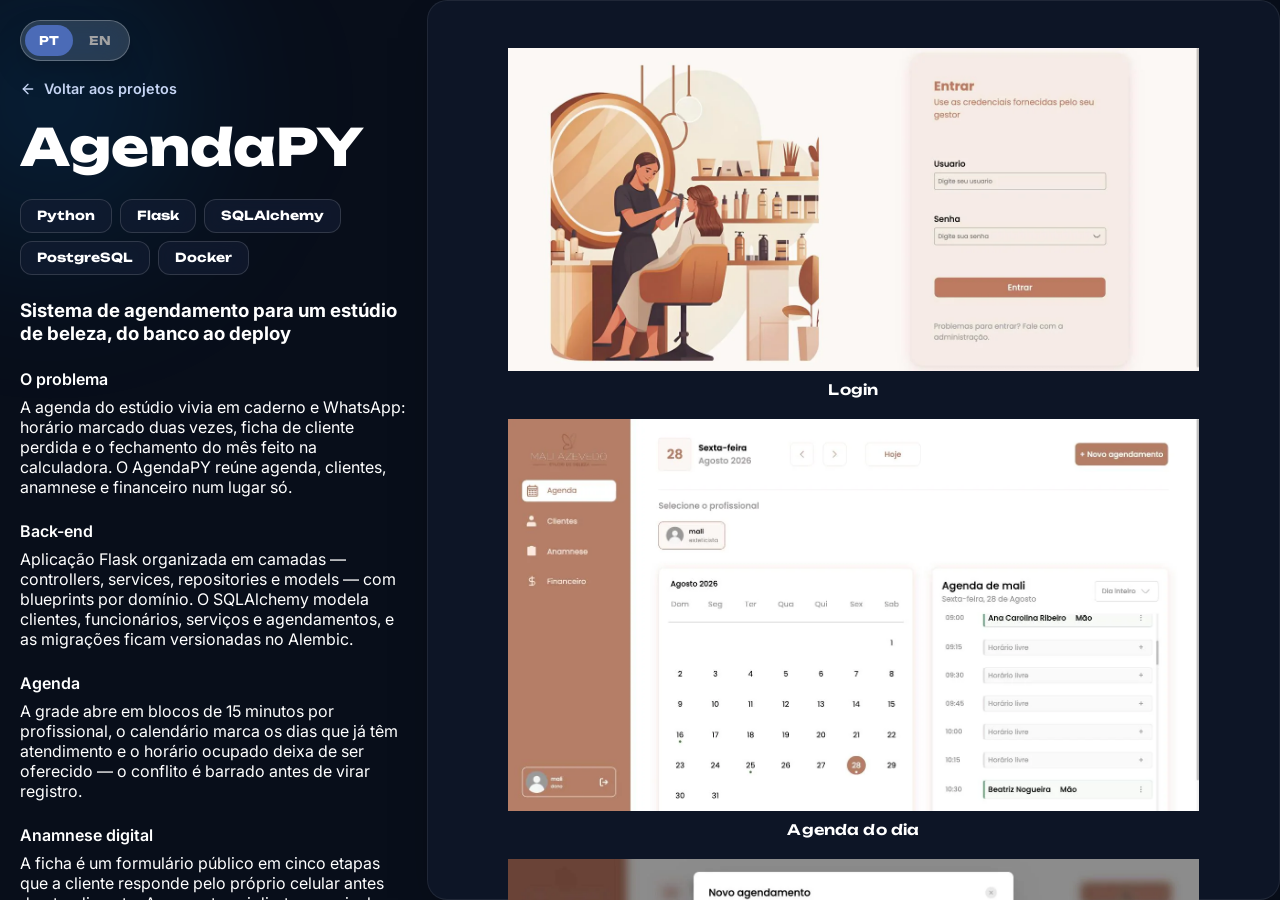
<file: projetos/agendapy.html>
<!DOCTYPE html>
<html lang="pt-br">

<head>
  <meta charset="UTF-8">
  <meta name="viewport" content="width=device-width, initial-scale=1.0">
  <title>AgendaPY | Gustavo Azevedo</title>
  <meta name="description" content="AgendaPY é um sistema de agendamento para est&uacute;dios de beleza feito em Python e Flask, com agenda por profissional, ficha de clientes, anamnese digital e fechamento financeiro do m&ecirc;s.">

  <meta name="theme-color" content="#080e1a">
  <link rel="icon" type="image/png" href="../imagens/favicon.png">
  <link rel="preconnect" href="https://fonts.googleapis.com">
  <link rel="preconnect" href="https://fonts.gstatic.com" crossorigin>
  <link href="https://fonts.googleapis.com/css2?family=Inter:wght@400..700&family=Fira+Code:wght@400&family=Unbounded:wght@200..900&display=swap" rel="stylesheet">
  <link rel="stylesheet" href="../Estilos/style.min.css">
</head>

<body>
  <div class="idioma-switch" role="group" aria-label="Selecionar idioma" data-i18n-aria="aria.idioma">
    <span class="idioma-indicador" aria-hidden="true"></span>
    <button type="button" class="idioma-opcao ativo" data-idioma="pt" aria-pressed="true">PT</button>
    <button type="button" class="idioma-opcao" data-idioma="en" aria-pressed="false">EN</button>
  </div>

  <main class="projeto-pagina">
    <div class="projeto-texto-bg cor-1">
      <div class="projeto-texto container">
        <a href="../index.html#projetos" class="projeto-voltar" data-i18n="p.agendapy.volta1">
          <svg viewBox="0 0 24 24" fill="none" stroke="currentColor" stroke-width="2" stroke-linecap="round" stroke-linejoin="round" aria-hidden="true">
            <path d="M19 12H5" />
            <path d="m12 19-7-7 7-7" />
          </svg>
          Voltar aos projetos
        </a>

        <h1 class="projeto-titulo" data-i18n="p.agendapy.tit2">AgendaPY</h1>

        <div class="projeto-meta">
          <ul class="projeto-tags">
            <li class="tag">Python</li>
            <li class="tag">Flask</li>
            <li class="tag">SQLAlchemy</li>
            <li class="tag">PostgreSQL</li>
            <li class="tag">Docker</li>
          </ul>
        </div>

        <div class="projeto-explicacao">
          <h3 data-i18n="p.agendapy.h33">Sistema de agendamento para um est&uacute;dio de beleza, do banco ao deploy</h3>
          <dl>
            <dt data-i18n="p.agendapy.dt4">O problema</dt>
            <dd data-i18n="p.agendapy.dd10">A agenda do est&uacute;dio vivia em caderno e WhatsApp: hor&aacute;rio marcado duas vezes, ficha de cliente perdida e o fechamento do m&ecirc;s feito na calculadora. O AgendaPY re&uacute;ne agenda, clientes, anamnese e financeiro num lugar s&oacute;.</dd>

            <dt data-i18n="p.agendapy.dt5">Back-end</dt>
            <dd data-i18n="p.agendapy.dd11">Aplica&ccedil;&atilde;o Flask organizada em camadas &mdash; controllers, services, repositories e models &mdash; com blueprints por dom&iacute;nio. O SQLAlchemy modela clientes, funcion&aacute;rios, servi&ccedil;os e agendamentos, e as migra&ccedil;&otilde;es ficam versionadas no Alembic.</dd>

            <dt data-i18n="p.agendapy.dt6">Agenda</dt>
            <dd data-i18n="p.agendapy.dd12">A grade abre em blocos de 15 minutos por profissional, o calend&aacute;rio marca os dias que j&aacute; t&ecirc;m atendimento e o hor&aacute;rio ocupado deixa de ser oferecido &mdash; o conflito &eacute; barrado antes de virar registro.</dd>

            <dt data-i18n="p.agendapy.dt7">Anamnese digital</dt>
            <dd data-i18n="p.agendapy.dd13">A ficha &eacute; um formul&aacute;rio p&uacute;blico em cinco etapas que a cliente responde pelo pr&oacute;prio celular antes do atendimento. A resposta cai direto no painel, ligada ao cadastro dela.</dd>

            <dt data-i18n="p.agendapy.dt8">Financeiro</dt>
            <dd data-i18n="p.agendapy.dd14">O faturamento do m&ecirc;s &eacute; somado a partir dos atendimentos, quebrado por profissional e por forma de pagamento, com o total ap&oacute;s taxas.</dd>

            <dt data-i18n="p.agendapy.dt9">Infraestrutura</dt>
            <dd data-i18n="p.agendapy.dd15">Sobe com Docker Compose (PostgreSQL 16 com healthcheck e volume persistente) e roda em Gunicorn atr&aacute;s de ProxyFix. Sess&atilde;o com login, prote&ccedil;&atilde;o CSRF, rate limit no login e rota de health check.</dd>
          </dl>
        </div>

      </div>
      <div class="projeto-saber-mais">
        <a href="https://studiomaliazevedo.com.br" target="_blank" rel="noopener" class="projeto-acao projeto-acao--site" data-i18n="projeto.verSite">
          <svg viewBox="0 0 24 24" fill="none" stroke="currentColor" stroke-width="2" stroke-linecap="round" stroke-linejoin="round" aria-hidden="true">
            <path d="M18 13v6a2 2 0 0 1-2 2H5a2 2 0 0 1-2-2V8a2 2 0 0 1 2-2h6" />
            <path d="M15 3h6v6" />
            <path d="M10 14 21 3" />
          </svg>
          Ver site
        </a>
        <a href="https://github.com/GuAzevedoDev/AgendaPY" target="_blank" rel="noopener" class="projeto-acao" data-i18n="projeto.codigo">
          <svg viewBox="0 0 24 24" fill="currentColor" aria-hidden="true">
            <path d="M12 .5C5.37.5 0 5.87 0 12.5c0 5.3 3.44 9.8 8.2 11.39.6.11.82-.26.82-.58v-2.03c-3.34.72-4.04-1.61-4.04-1.61-.55-1.39-1.34-1.76-1.34-1.76-1.09-.75.08-.73.08-.73 1.2.08 1.84 1.24 1.84 1.24 1.07 1.83 2.81 1.3 3.5.99.11-.78.42-1.3.76-1.6-2.67-.3-5.47-1.34-5.47-5.96 0-1.32.47-2.4 1.24-3.24-.12-.3-.54-1.52.12-3.18 0 0 1.01-.32 3.3 1.24a11.5 11.5 0 0 1 6.01 0c2.29-1.56 3.3-1.24 3.3-1.24.66 1.66.24 2.88.12 3.18.77.84 1.24 1.92 1.24 3.24 0 4.63-2.81 5.65-5.49 5.95.43.37.82 1.1.82 2.22v3.29c0 .32.21.7.82.58A12.01 12.01 0 0 0 24 12.5C24 5.87 18.63.5 12 .5Z" />
          </svg>
          C&oacute;digo
        </a>
      </div>
    </div>

    <div class="projeto-galeria-bg">
      <ul class="projeto-galeria container">
        <li>
          <img src="../imagens/projetos/agendapyLogin.webp" alt="Tela de login do AgendaPY" loading="lazy" width="1512" height="706">
          <span data-i18n="p.agendapy.leg16">Login</span>
        </li>
        <li>
          <img src="../imagens/projetos/agendapyAgenda.webp" alt="Agenda do dia com calend&aacute;rio e grade de hor&aacute;rios" loading="lazy" width="1456" height="827">
          <span data-i18n="p.agendapy.leg17">Agenda do dia</span>
        </li>
        <li>
          <img src="../imagens/projetos/agendapyAgendamento.webp" alt="Formul&aacute;rio de novo agendamento" loading="lazy" width="1512" height="706">
          <span data-i18n="p.agendapy.leg18">Novo agendamento</span>
        </li>
        <li>
          <img src="../imagens/projetos/agendapyClientes.webp" alt="Ficha de cliente com hist&oacute;rico de atendimentos" loading="lazy" width="1456" height="827">
          <span data-i18n="p.agendapy.leg19">Clientes e hist&oacute;rico</span>
        </li>
        <li>
          <img src="../imagens/projetos/agendapyFinanceiro.webp" alt="Fechamento financeiro do m&ecirc;s por profissional" loading="lazy" width="1456" height="827">
          <span data-i18n="p.agendapy.leg20">Financeiro do m&ecirc;s</span>
        </li>
        <li>
          <img src="../imagens/projetos/agendapyAnamnese.webp" alt="Ficha de anamnese respondida pela cliente" loading="lazy" width="1512" height="706">
          <span data-i18n="p.agendapy.leg21">Ficha de anamnese</span>
        </li>
        <li>
          <img src="../imagens/projetos/agendapyMobile.webp" alt="Agenda, clientes e financeiro na vers&atilde;o mobile" loading="lazy" width="1326" height="788">
          <span data-i18n="p.agendapy.leg22">Vers&atilde;o mobile</span>
        </li>
      </ul>

    </div>

  </main>
  <script type="module" src="../Javascript/idioma-pagina.js"></script>
</body>

</html>
</file>
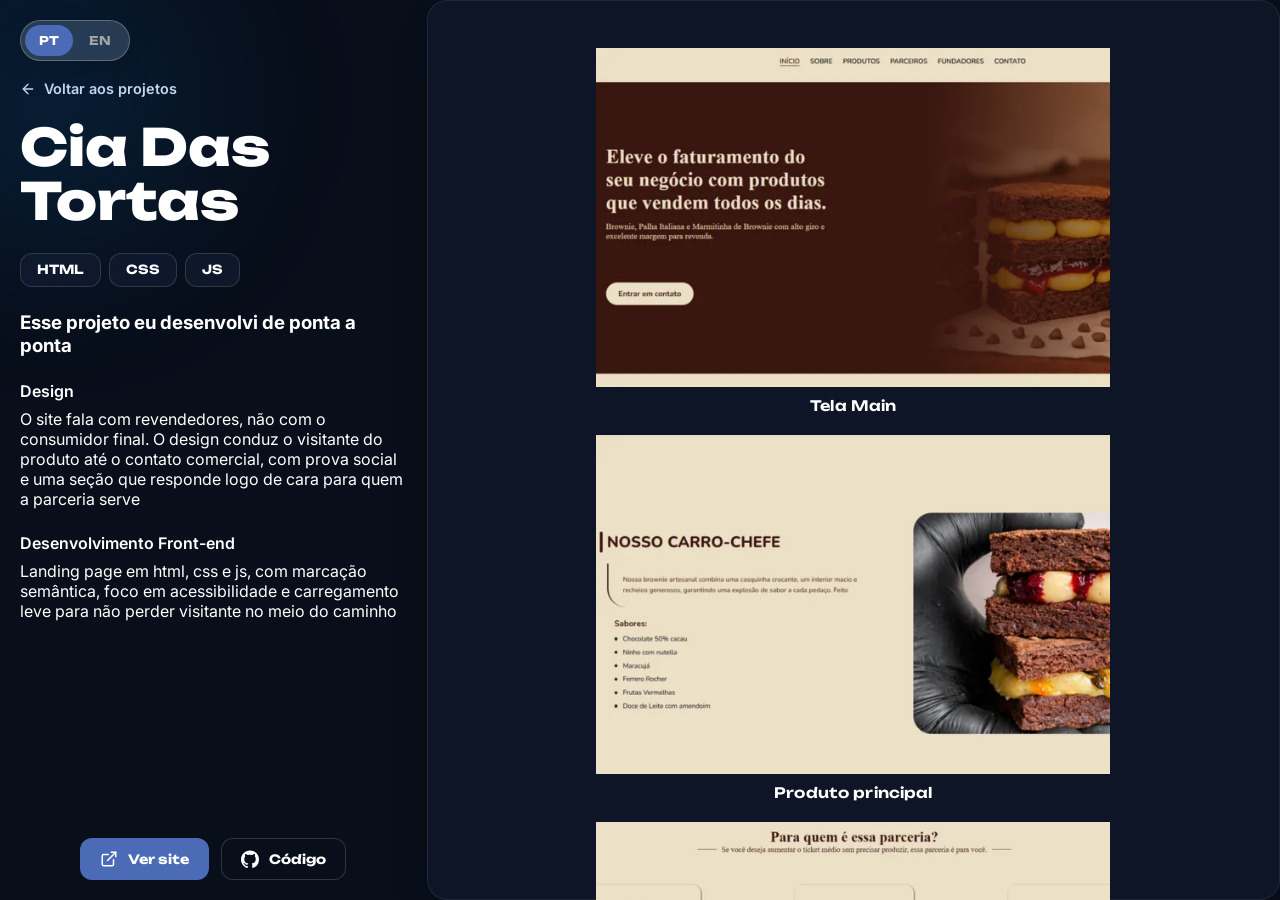
<file: projetos/cia-das-tortas.html>
<!DOCTYPE html>
<html lang="pt-br">

<head>
  <meta charset="UTF-8">
  <meta name="viewport" content="width=device-width, initial-scale=1.0">
  <title>Cia Das Tortas | Gustavo Azevedo</title>
  <meta name="description" content="Vitrine digital para uma confeitaria de doces artesanais, voltada à revenda para cafeterias, lanchonetes e restaurantes.">

  <meta name="theme-color" content="#080e1a">
  <link rel="icon" type="image/png" href="../imagens/favicon.png">
  <link rel="preconnect" href="https://fonts.googleapis.com">
  <link rel="preconnect" href="https://fonts.gstatic.com" crossorigin>
  <link href="https://fonts.googleapis.com/css2?family=Inter:wght@400..700&family=Fira+Code:wght@400&family=Unbounded:wght@200..900&display=swap" rel="stylesheet">
  <link rel="stylesheet" href="../Estilos/style.min.css">
</head>

<body>
  <div class="idioma-switch" role="group" aria-label="Selecionar idioma" data-i18n-aria="aria.idioma">
    <span class="idioma-indicador" aria-hidden="true"></span>
    <button type="button" class="idioma-opcao ativo" data-idioma="pt" aria-pressed="true">PT</button>
    <button type="button" class="idioma-opcao" data-idioma="en" aria-pressed="false">EN</button>
  </div>

  <main class="projeto-pagina">
    <div class="projeto-texto-bg cor-1">
      <div class="projeto-texto container">
        <a href="../index.html#projetos" class="projeto-voltar" data-i18n="p.tortas.volta1">
          <svg viewBox="0 0 24 24" fill="none" stroke="currentColor" stroke-width="2" stroke-linecap="round" stroke-linejoin="round" aria-hidden="true">
            <path d="M19 12H5" />
            <path d="m12 19-7-7 7-7" />
          </svg>
          Voltar aos projetos
        </a>

        <h1 class="projeto-titulo" data-i18n="p.tortas.tit2">Cia Das Tortas</h1>

        <div class="projeto-meta">
          <ul class="projeto-tags">
            <li class="tag">HTML</li>
            <li class="tag">CSS</li>
            <li class="tag">JS</li>
          </ul>


        </div>

        <div class="projeto-explicacao">
          <h3 data-i18n="p.tortas.h33">Esse projeto eu desenvolvi de ponta a ponta</h3>
          <dl>
            <dt data-i18n="p.tortas.dt4">Design</dt>
            <dd data-i18n="p.tortas.dd6">O site fala com revendedores, não com o consumidor final. O design conduz o visitante do produto até o contato comercial, com prova social e uma seção que responde logo de cara para quem a parceria serve</dd>

            <dt data-i18n="p.tortas.dt5">Desenvolvimento Front-end</dt>
            <dd data-i18n="p.tortas.dd7">Landing page em html, css e js, com marcação semântica, foco em acessibilidade e carregamento leve para não perder visitante no meio do caminho</dd>
          </dl>
        </div>
        
      </div>
      <div class="projeto-saber-mais">
          <a href="https://guazevedodev.github.io/CiaDasTortas/" target="_blank" rel="noopener" class="projeto-acao projeto-acao--site" data-i18n="projeto.verSite">
            <svg viewBox="0 0 24 24" fill="none" stroke="currentColor" stroke-width="2" stroke-linecap="round" stroke-linejoin="round" aria-hidden="true">
              <path d="M18 13v6a2 2 0 0 1-2 2H5a2 2 0 0 1-2-2V8a2 2 0 0 1 2-2h6" />
              <path d="M15 3h6v6" />
              <path d="M10 14 21 3" />
            </svg>
            Ver site
          </a>
          <a href="https://github.com/GuAzevedoDev/CiaDasTortas" target="_blank" rel="noopener" class="projeto-acao" data-i18n="projeto.codigo">
            <svg viewBox="0 0 24 24" fill="currentColor" aria-hidden="true">
              <path d="M12 .5C5.37.5 0 5.87 0 12.5c0 5.3 3.44 9.8 8.2 11.39.6.11.82-.26.82-.58v-2.03c-3.34.72-4.04-1.61-4.04-1.61-.55-1.39-1.34-1.76-1.34-1.76-1.09-.75.08-.73.08-.73 1.2.08 1.84 1.24 1.84 1.24 1.07 1.83 2.81 1.3 3.5.99.11-.78.42-1.3.76-1.6-2.67-.3-5.47-1.34-5.47-5.96 0-1.32.47-2.4 1.24-3.24-.12-.3-.54-1.52.12-3.18 0 0 1.01-.32 3.3 1.24a11.5 11.5 0 0 1 6.01 0c2.29-1.56 3.3-1.24 3.3-1.24.66 1.66.24 2.88.12 3.18.77.84 1.24 1.92 1.24 3.24 0 4.63-2.81 5.65-5.49 5.95.43.37.82 1.1.82 2.22v3.29c0 .32.21.7.82.58A12.01 12.01 0 0 0 24 12.5C24 5.87 18.63.5 12 .5Z" />
            </svg>
            Código
          </a>
        </div>
    </div>

    <div class="projeto-galeria-bg">
      <ul class="projeto-galeria container">
        <li>
          <img src="../imagens/projetos/ciaDasTortasHeader.webp" alt="Tela Main do projeto Cia Das Tortas" loading="lazy" width="605" height="399">
          <span data-i18n="p.tortas.leg8">Tela Main</span>
        </li>
        <li>
          <img src="../imagens/projetos/ciaDasTortasChefe.webp" alt="Produto principal do projeto Cia Das Tortas" loading="lazy" width="605" height="399">
          <span data-i18n="p.tortas.leg9">Produto principal</span>
        </li>
        <li>
          <img src="../imagens/projetos/ciaDasTortasParceria.webp" alt="Público-alvo do projeto Cia Das Tortas" loading="lazy" width="605" height="399">
          <span data-i18n="p.tortas.leg10">Público-alvo</span>
        </li>
        <li>
          <img src="../imagens/projetos/ciaDasTortasFeed.webp" alt="Depoimentos do projeto Cia Das Tortas" loading="lazy" width="605" height="399">
          <span data-i18n="p.tortas.leg11">Depoimentos</span>
        </li>
        <li>
          <img src="../imagens/projetos/ciaDasTortasMenu.webp" alt="Fundadores do projeto Cia Das Tortas" loading="lazy" width="605" height="399">
          <span data-i18n="p.tortas.leg12">Fundadores</span>
        </li>
      </ul>
      
    </div>

  </main>
  <script type="module" src="../Javascript/idioma-pagina.js"></script>
</body>

</html>
</file>
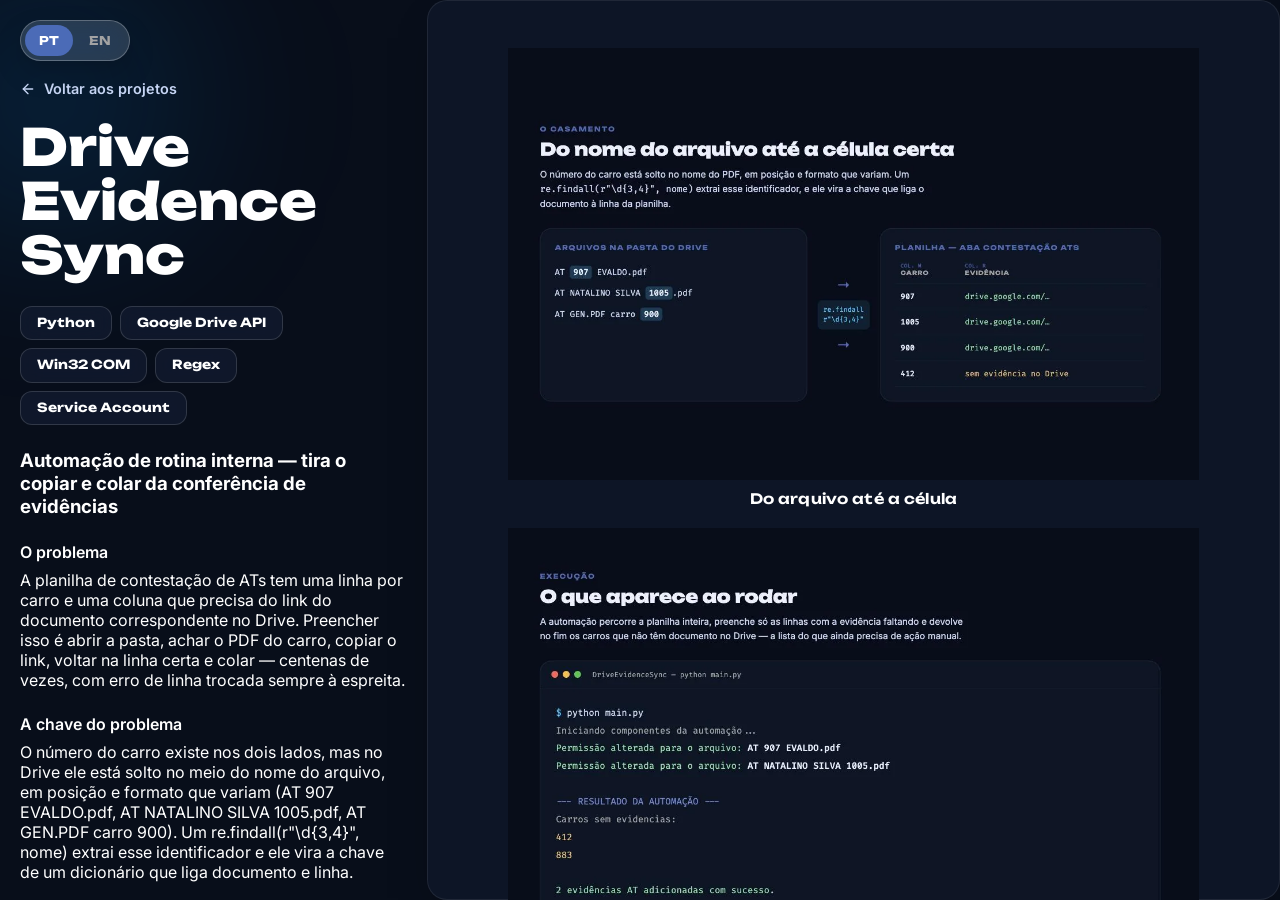
<file: projetos/drive-evidence-sync.html>
<!DOCTYPE html>
<html lang="pt-br">

<head>
  <meta charset="UTF-8">
  <meta name="viewport" content="width=device-width, initial-scale=1.0">
  <title>Drive Evidence Sync | Gustavo Azevedo</title>
  <meta name="description" content="Automa&ccedil;&atilde;o em Python que casa documentos de uma pasta do Google Drive com as linhas de uma planilha Excel aberta, preenchendo os links de evid&ecirc;ncia e liberando a permiss&atilde;o de leitura.">

  <meta name="theme-color" content="#080e1a">
  <link rel="icon" type="image/png" href="../imagens/favicon.png">
  <link rel="preconnect" href="https://fonts.googleapis.com">
  <link rel="preconnect" href="https://fonts.gstatic.com" crossorigin>
  <link href="https://fonts.googleapis.com/css2?family=Inter:wght@400..700&family=Fira+Code:wght@400&family=Unbounded:wght@200..900&display=swap" rel="stylesheet">
  <link rel="stylesheet" href="../Estilos/style.min.css">
</head>

<body>
  <div class="idioma-switch" role="group" aria-label="Selecionar idioma" data-i18n-aria="aria.idioma">
    <span class="idioma-indicador" aria-hidden="true"></span>
    <button type="button" class="idioma-opcao ativo" data-idioma="pt" aria-pressed="true">PT</button>
    <button type="button" class="idioma-opcao" data-idioma="en" aria-pressed="false">EN</button>
  </div>

  <main class="projeto-pagina">
    <div class="projeto-texto-bg cor-1">
      <div class="projeto-texto container">
        <a href="../index.html#projetos" class="projeto-voltar" data-i18n="p.drive.volta1">
          <svg viewBox="0 0 24 24" fill="none" stroke="currentColor" stroke-width="2" stroke-linecap="round" stroke-linejoin="round" aria-hidden="true">
            <path d="M19 12H5" />
            <path d="m12 19-7-7 7-7" />
          </svg>
          Voltar aos projetos
        </a>

        <h1 class="projeto-titulo" data-i18n="p.drive.tit2">Drive Evidence Sync</h1>

        <div class="projeto-meta">
          <ul class="projeto-tags">
            <li class="tag">Python</li>
            <li class="tag">Google Drive API</li>
            <li class="tag">Win32 COM</li>
            <li class="tag">Regex</li>
            <li class="tag">Service Account</li>
          </ul>
        </div>

        <div class="projeto-explicacao">
          <h3 data-i18n="p.drive.h33">Automa&ccedil;&atilde;o de rotina interna &mdash; tira o copiar e colar da conferência de evid&ecirc;ncias</h3>
          <dl>
            <dt data-i18n="p.drive.dt4">O problema</dt>
            <dd data-i18n="p.drive.dd12">A planilha de contesta&ccedil;&atilde;o de ATs tem uma linha por carro e uma coluna que precisa do link do documento correspondente no Drive. Preencher isso &eacute; abrir a pasta, achar o PDF do carro, copiar o link, voltar na linha certa e colar &mdash; centenas de vezes, com erro de linha trocada sempre &agrave; espreita.</dd>

            <dt data-i18n="p.drive.dt5">A chave do problema</dt>
            <dd data-i18n="p.drive.dd13">O n&uacute;mero do carro existe nos dois lados, mas no Drive ele est&aacute; solto no meio do nome do arquivo, em posi&ccedil;&atilde;o e formato que variam (<code>AT 907 EVALDO.pdf</code>, <code>AT NATALINO SILVA 1005.pdf</code>, <code>AT GEN.PDF carro 900</code>). Um <code>re.findall(r"\d{3,4}", nome)</code> extrai esse identificador e ele vira a chave de um dicion&aacute;rio que liga documento e linha.</dd>

            <dt data-i18n="p.drive.dt6">Escreve na planilha que j&aacute; est&aacute; aberta</dt>
            <dd data-i18n="p.drive.dd14">Em vez de gerar um arquivo novo, o script se conecta por Win32 COM &agrave; inst&acirc;ncia do Excel em execu&ccedil;&atilde;o e escreve direto na aba <em>Contesta&ccedil;&atilde;o ATs</em>. Quem est&aacute; usando a planilha v&ecirc; as c&eacute;lulas sendo preenchidas, sem precisar fechar nada, importar ou reconciliar vers&otilde;es.</dd>

            <dt data-i18n="p.drive.dt7">N&atilde;o sobrescreve o que j&aacute; existe</dt>
            <dd data-i18n="p.drive.dd15">S&oacute; escreve onde a c&eacute;lula de evid&ecirc;ncia est&aacute; vazia. Rodar duas vezes seguidas n&atilde;o desfaz nem duplica nada, e o preenchimento manual que algu&eacute;m j&aacute; tenha feito &eacute; preservado.</dd>

            <dt data-i18n="p.drive.dt8">O link precisa abrir para quem recebe</dt>
            <dd data-i18n="p.drive.dd16">Depois de preencher, a automa&ccedil;&atilde;o passa nos arquivos que usou e ajusta a permiss&atilde;o para leitura p&uacute;blica. Sem esse passo o link entra na planilha mas d&aacute; acesso negado para quem for conferir.</dd>

            <dt data-i18n="p.drive.dt9">Devolve o que faltou</dt>
            <dd data-i18n="p.drive.dd17">No fim ele imprime os carros que n&atilde;o t&ecirc;m documento nenhum no Drive. Essa lista &eacute; o resultado que interessa: a automa&ccedil;&atilde;o resolve o volume e entrega recortado o punhado de casos que ainda exige uma pessoa.</dd>

            <dt data-i18n="p.drive.dt10">Arquitetura</dt>
            <dd data-i18n="p.drive.dd18">O <code>main.py</code> carrega o <code>.env</code>, instancia as duas infraestruturas e as injeta no service. O <code>EvidenceService</code> concentra a regra e n&atilde;o conhece nem a API do Google nem o COM do Excel &mdash; cada lado &eacute; um reposit&oacute;rio trocável.</dd>

            <dt data-i18n="p.drive.dt11">Uma nota sobre as imagens</dt>
            <dd data-i18n="p.drive.dd19">O projeto n&atilde;o tem interface e depende de Excel no Windows: as pe&ccedil;as ao lado s&atilde;o diagramas do funcionamento e a sa&iacute;da que o script imprime no terminal.</dd>
          </dl>
        </div>

      </div>
      <div class="projeto-saber-mais">
        <a href="https://github.com/GuAzevedoDev/DriveEvidenceSync" target="_blank" rel="noopener" class="projeto-acao" data-i18n="projeto.codigo">
          <svg viewBox="0 0 24 24" fill="currentColor" aria-hidden="true">
            <path d="M12 .5C5.37.5 0 5.87 0 12.5c0 5.3 3.44 9.8 8.2 11.39.6.11.82-.26.82-.58v-2.03c-3.34.72-4.04-1.61-4.04-1.61-.55-1.39-1.34-1.76-1.34-1.76-1.09-.75.08-.73.08-.73 1.2.08 1.84 1.24 1.84 1.24 1.07 1.83 2.81 1.3 3.5.99.11-.78.42-1.3.76-1.6-2.67-.3-5.47-1.34-5.47-5.96 0-1.32.47-2.4 1.24-3.24-.12-.3-.54-1.52.12-3.18 0 0 1.01-.32 3.3 1.24a11.5 11.5 0 0 1 6.01 0c2.29-1.56 3.3-1.24 3.3-1.24.66 1.66.24 2.88.12 3.18.77.84 1.24 1.92 1.24 3.24 0 4.63-2.81 5.65-5.49 5.95.43.37.82 1.1.82 2.22v3.29c0 .32.21.7.82.58A12.01 12.01 0 0 0 24 12.5C24 5.87 18.63.5 12 .5Z" />
          </svg>
          C&oacute;digo
        </a>
      </div>
    </div>

    <div class="projeto-galeria-bg">
      <ul class="projeto-galeria container">
        <li>
          <img src="../imagens/projetos/driveSyncCasamento.webp" alt="Diagrama que liga o n&uacute;mero no nome do arquivo &agrave; linha da planilha" loading="lazy" width="1200" height="750">
          <span data-i18n="p.drive.leg20">Do arquivo at&eacute; a c&eacute;lula</span>
        </li>
        <li>
          <img src="../imagens/projetos/driveSyncTerminal.webp" alt="Sa&iacute;da do script no terminal, com o relat&oacute;rio final" loading="lazy" width="1200" height="750">
          <span data-i18n="p.drive.leg21">Execu&ccedil;&atilde;o no terminal</span>
        </li>
        <li>
          <img src="../imagens/projetos/driveSyncArquitetura.webp" alt="Diagrama das camadas do projeto" loading="lazy" width="1200" height="750">
          <span data-i18n="p.drive.leg22">Camadas do projeto</span>
        </li>
      </ul>

    </div>

  </main>
  <script type="module" src="../Javascript/idioma-pagina.js"></script>
</body>

</html>
</file>
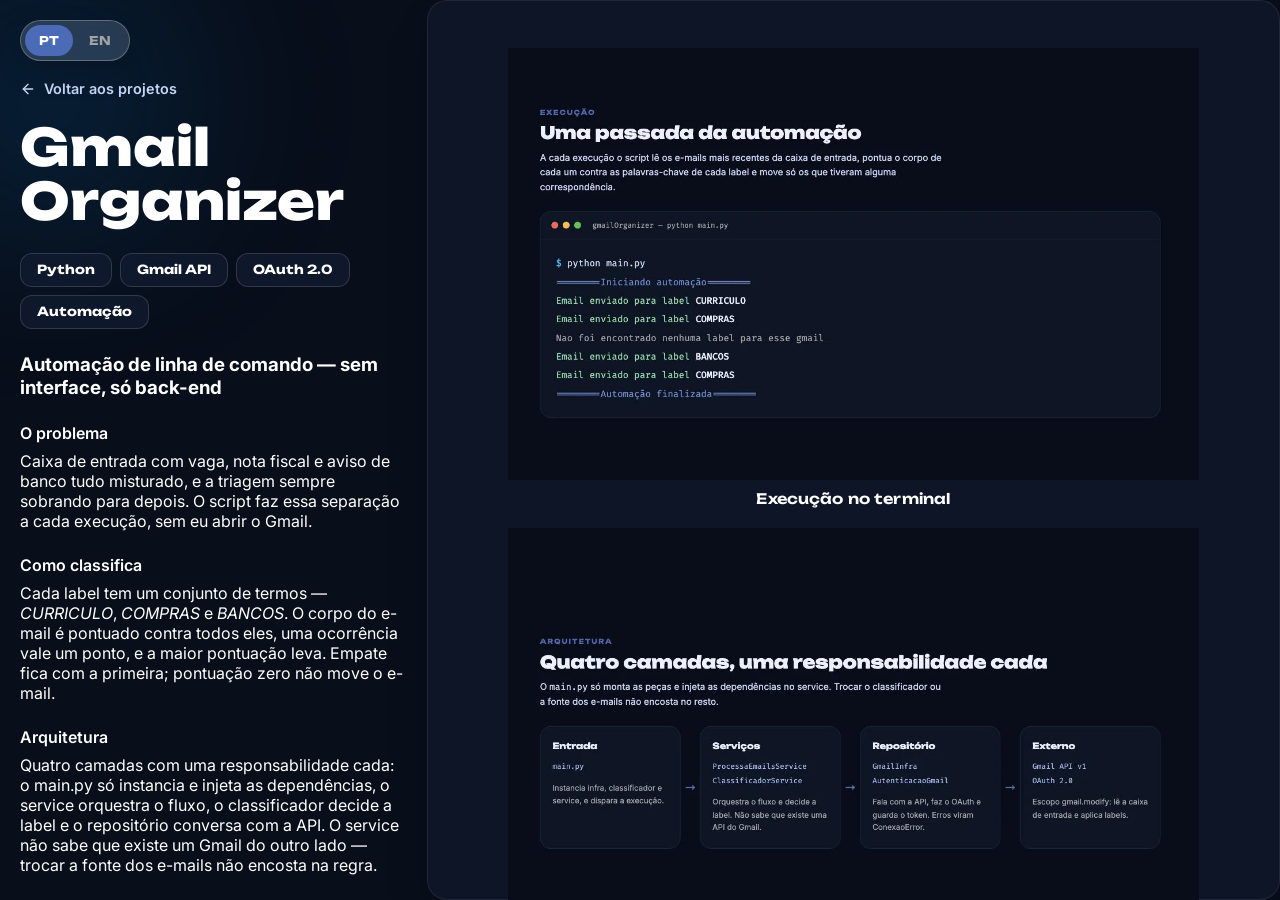
<file: projetos/gmail-organizer.html>
<!DOCTYPE html>
<html lang="pt-br">

<head>
  <meta charset="UTF-8">
  <meta name="viewport" content="width=device-width, initial-scale=1.0">
  <title>Gmail Organizer | Gustavo Azevedo</title>
  <meta name="description" content="Automa&ccedil;&atilde;o em Python que l&ecirc; a caixa de entrada pela API do Gmail, classifica cada e-mail por palavras-chave e aplica a label certa sozinha.">

  <meta name="theme-color" content="#080e1a">
  <link rel="icon" type="image/png" href="../imagens/favicon.png">
  <link rel="preconnect" href="https://fonts.googleapis.com">
  <link rel="preconnect" href="https://fonts.gstatic.com" crossorigin>
  <link href="https://fonts.googleapis.com/css2?family=Inter:wght@400..700&family=Fira+Code:wght@400&family=Unbounded:wght@200..900&display=swap" rel="stylesheet">
  <link rel="stylesheet" href="../Estilos/style.min.css">
</head>

<body>
  <div class="idioma-switch" role="group" aria-label="Selecionar idioma" data-i18n-aria="aria.idioma">
    <span class="idioma-indicador" aria-hidden="true"></span>
    <button type="button" class="idioma-opcao ativo" data-idioma="pt" aria-pressed="true">PT</button>
    <button type="button" class="idioma-opcao" data-idioma="en" aria-pressed="false">EN</button>
  </div>

  <main class="projeto-pagina">
    <div class="projeto-texto-bg cor-1">
      <div class="projeto-texto container">
        <a href="../index.html#projetos" class="projeto-voltar" data-i18n="p.gmail.volta1">
          <svg viewBox="0 0 24 24" fill="none" stroke="currentColor" stroke-width="2" stroke-linecap="round" stroke-linejoin="round" aria-hidden="true">
            <path d="M19 12H5" />
            <path d="m12 19-7-7 7-7" />
          </svg>
          Voltar aos projetos
        </a>

        <h1 class="projeto-titulo" data-i18n="p.gmail.tit2">Gmail Organizer</h1>

        <div class="projeto-meta">
          <ul class="projeto-tags">
            <li class="tag">Python</li>
            <li class="tag">Gmail API</li>
            <li class="tag">OAuth 2.0</li>
            <li class="tag">Automa&ccedil;&atilde;o</li>
          </ul>
        </div>

        <div class="projeto-explicacao">
          <h3 data-i18n="p.gmail.h33">Automa&ccedil;&atilde;o de linha de comando &mdash; sem interface, s&oacute; back-end</h3>
          <dl>
            <dt data-i18n="p.gmail.dt4">O problema</dt>
            <dd data-i18n="p.gmail.dd10">Caixa de entrada com vaga, nota fiscal e aviso de banco tudo misturado, e a triagem sempre sobrando para depois. O script faz essa separa&ccedil;&atilde;o a cada execu&ccedil;&atilde;o, sem eu abrir o Gmail.</dd>

            <dt data-i18n="p.gmail.dt5">Como classifica</dt>
            <dd data-i18n="p.gmail.dd11">Cada label tem um conjunto de termos &mdash; <em>CURRICULO</em>, <em>COMPRAS</em> e <em>BANCOS</em>. O corpo do e-mail &eacute; pontuado contra todos eles, uma ocorr&ecirc;ncia vale um ponto, e a maior pontua&ccedil;&atilde;o leva. Empate fica com a primeira; pontua&ccedil;&atilde;o zero n&atilde;o move o e-mail.</dd>

            <dt data-i18n="p.gmail.dt6">Arquitetura</dt>
            <dd data-i18n="p.gmail.dd12">Quatro camadas com uma responsabilidade cada: o <code>main.py</code> s&oacute; instancia e injeta as depend&ecirc;ncias, o service orquestra o fluxo, o classificador decide a label e o reposit&oacute;rio conversa com a API. O service n&atilde;o sabe que existe um Gmail do outro lado &mdash; trocar a fonte dos e-mails n&atilde;o encosta na regra.</dd>

            <dt data-i18n="p.gmail.dt7">Autentica&ccedil;&atilde;o</dt>
            <dd data-i18n="p.gmail.dd13">OAuth 2.0 no escopo <code>gmail.modify</code>. O token fica em disco e s&oacute; o fluxo de consentimento roda na primeira vez; nas seguintes ele s&oacute; se renova. Nem <code>credentials.json</code> nem o token v&atilde;o para o reposit&oacute;rio.</dd>

            <dt data-i18n="p.gmail.dt8">Tratamento de erros</dt>
            <dd data-i18n="p.gmail.dd14">Toda falha de rede da API vira uma <code>ConexaoError</code> com mensagem pr&oacute;pria, em vez de vazar o <code>HttpError</code> cru do Google &mdash; o erro passa a dizer o que fazer, n&atilde;o s&oacute; o que quebrou.</dd>

            <dt data-i18n="p.gmail.dt9">Uma nota sobre as imagens</dt>
            <dd data-i18n="p.gmail.dd15">O projeto n&atilde;o tem interface: as pe&ccedil;as ao lado s&atilde;o diagramas do funcionamento e a sa&iacute;da real que o script imprime no terminal.</dd>
          </dl>
        </div>

      </div>
      <div class="projeto-saber-mais">
        <a href="https://github.com/GuAzevedoDev/GmailOrganizer" target="_blank" rel="noopener" class="projeto-acao" data-i18n="projeto.codigo">
          <svg viewBox="0 0 24 24" fill="currentColor" aria-hidden="true">
            <path d="M12 .5C5.37.5 0 5.87 0 12.5c0 5.3 3.44 9.8 8.2 11.39.6.11.82-.26.82-.58v-2.03c-3.34.72-4.04-1.61-4.04-1.61-.55-1.39-1.34-1.76-1.34-1.76-1.09-.75.08-.73.08-.73 1.2.08 1.84 1.24 1.84 1.24 1.07 1.83 2.81 1.3 3.5.99.11-.78.42-1.3.76-1.6-2.67-.3-5.47-1.34-5.47-5.96 0-1.32.47-2.4 1.24-3.24-.12-.3-.54-1.52.12-3.18 0 0 1.01-.32 3.3 1.24a11.5 11.5 0 0 1 6.01 0c2.29-1.56 3.3-1.24 3.3-1.24.66 1.66.24 2.88.12 3.18.77.84 1.24 1.92 1.24 3.24 0 4.63-2.81 5.65-5.49 5.95.43.37.82 1.1.82 2.22v3.29c0 .32.21.7.82.58A12.01 12.01 0 0 0 24 12.5C24 5.87 18.63.5 12 .5Z" />
          </svg>
          C&oacute;digo
        </a>
      </div>
    </div>

    <div class="projeto-galeria-bg">
      <ul class="projeto-galeria container">
        <li>
          <img src="../imagens/projetos/gmailorganizerTerminal.webp" alt="Sa&iacute;da do script no terminal, com uma label aplicada por e-mail" loading="lazy" width="1200" height="750">
          <span data-i18n="p.gmail.leg16">Execu&ccedil;&atilde;o no terminal</span>
        </li>
        <li>
          <img src="../imagens/projetos/gmailorganizerArquitetura.webp" alt="Diagrama das quatro camadas do projeto" loading="lazy" width="1200" height="750">
          <span data-i18n="p.gmail.leg17">Camadas do projeto</span>
        </li>
        <li>
          <img src="../imagens/projetos/gmailorganizerClassificacao.webp" alt="Diagrama da pontua&ccedil;&atilde;o por palavra-chave que escolhe a label" loading="lazy" width="1200" height="750">
          <span data-i18n="p.gmail.leg18">Como a label &eacute; escolhida</span>
        </li>
      </ul>

    </div>

  </main>
  <script type="module" src="../Javascript/idioma-pagina.js"></script>
</body>

</html>
</file>
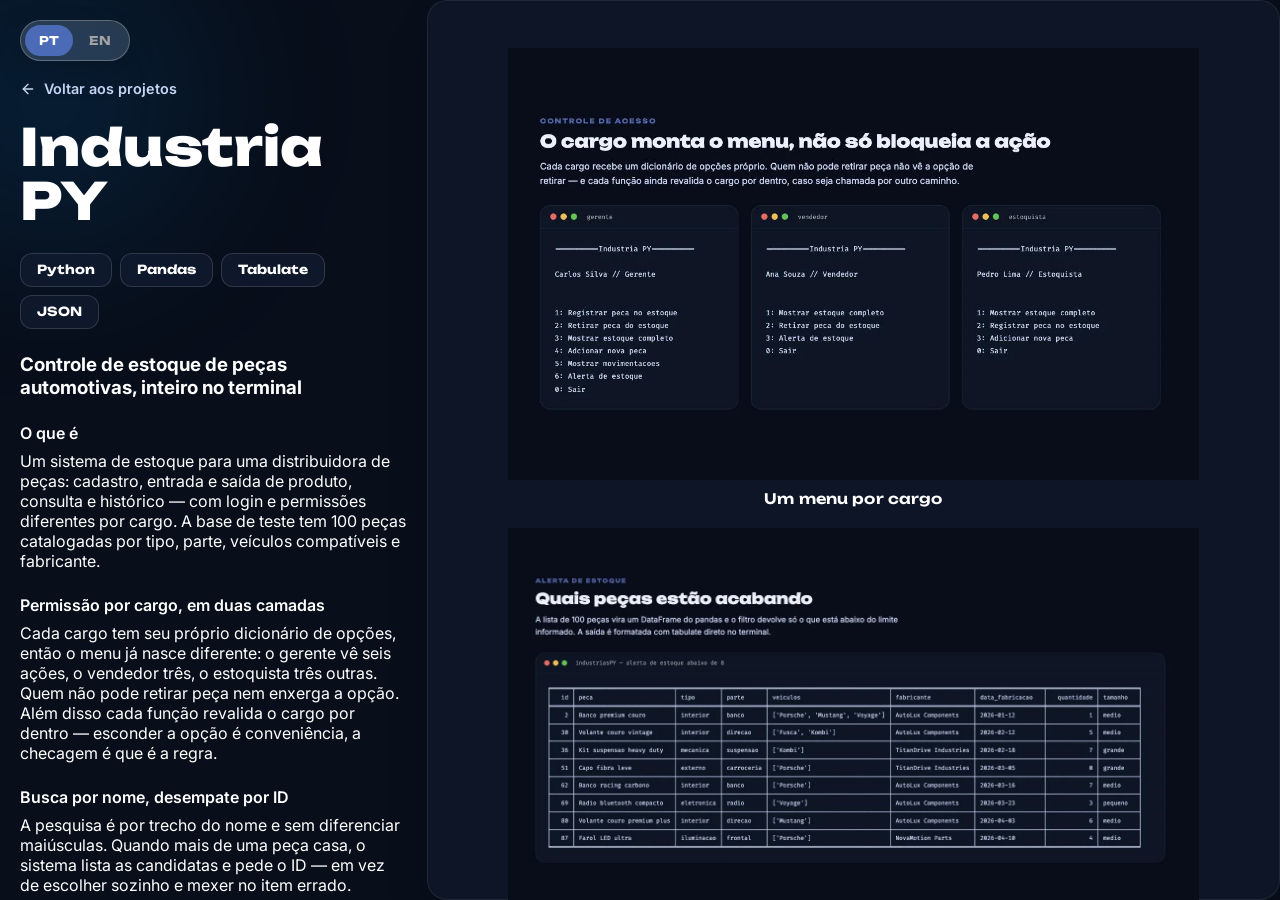
<file: projetos/industria-py.html>
<!DOCTYPE html>
<html lang="pt-br">

<head>
  <meta charset="UTF-8">
  <meta name="viewport" content="width=device-width, initial-scale=1.0">
  <title>Industria PY | Gustavo Azevedo</title>
  <meta name="description" content="Sistema de controle de estoque de pe&ccedil;as automotivas em Python, com login, permiss&otilde;es por cargo, hist&oacute;rico de movimenta&ccedil;&otilde;es e alerta de estoque baixo.">

  <meta name="theme-color" content="#080e1a">
  <link rel="icon" type="image/png" href="../imagens/favicon.png">
  <link rel="preconnect" href="https://fonts.googleapis.com">
  <link rel="preconnect" href="https://fonts.gstatic.com" crossorigin>
  <link href="https://fonts.googleapis.com/css2?family=Inter:wght@400..700&family=Fira+Code:wght@400&family=Unbounded:wght@200..900&display=swap" rel="stylesheet">
  <link rel="stylesheet" href="../Estilos/style.min.css">
</head>

<body>
  <div class="idioma-switch" role="group" aria-label="Selecionar idioma" data-i18n-aria="aria.idioma">
    <span class="idioma-indicador" aria-hidden="true"></span>
    <button type="button" class="idioma-opcao ativo" data-idioma="pt" aria-pressed="true">PT</button>
    <button type="button" class="idioma-opcao" data-idioma="en" aria-pressed="false">EN</button>
  </div>

  <main class="projeto-pagina">
    <div class="projeto-texto-bg cor-1">
      <div class="projeto-texto container">
        <a href="../index.html#projetos" class="projeto-voltar" data-i18n="p.industria.volta1">
          <svg viewBox="0 0 24 24" fill="none" stroke="currentColor" stroke-width="2" stroke-linecap="round" stroke-linejoin="round" aria-hidden="true">
            <path d="M19 12H5" />
            <path d="m12 19-7-7 7-7" />
          </svg>
          Voltar aos projetos
        </a>

        <h1 class="projeto-titulo" data-i18n="p.industria.tit2">Industria PY</h1>

        <div class="projeto-meta">
          <ul class="projeto-tags">
            <li class="tag">Python</li>
            <li class="tag">Pandas</li>
            <li class="tag">Tabulate</li>
            <li class="tag">JSON</li>
          </ul>
        </div>

        <div class="projeto-explicacao">
          <h3 data-i18n="p.industria.h33">Controle de estoque de pe&ccedil;as automotivas, inteiro no terminal</h3>
          <dl>
            <dt data-i18n="p.industria.dt4">O que &eacute;</dt>
            <dd data-i18n="p.industria.dd11">Um sistema de estoque para uma distribuidora de pe&ccedil;as: cadastro, entrada e sa&iacute;da de produto, consulta e hist&oacute;rico &mdash; com login e permiss&otilde;es diferentes por cargo. A base de teste tem 100 pe&ccedil;as catalogadas por tipo, parte, ve&iacute;culos compat&iacute;veis e fabricante.</dd>

            <dt data-i18n="p.industria.dt5">Permiss&atilde;o por cargo, em duas camadas</dt>
            <dd data-i18n="p.industria.dd12">Cada cargo tem seu pr&oacute;prio dicion&aacute;rio de op&ccedil;&otilde;es, ent&atilde;o o menu j&aacute; nasce diferente: o gerente v&ecirc; seis a&ccedil;&otilde;es, o vendedor tr&ecirc;s, o estoquista tr&ecirc;s outras. Quem n&atilde;o pode retirar pe&ccedil;a nem enxerga a op&ccedil;&atilde;o. Al&eacute;m disso cada fun&ccedil;&atilde;o revalida o cargo por dentro &mdash; esconder a op&ccedil;&atilde;o &eacute; conveni&ecirc;ncia, a checagem &eacute; que &eacute; a regra.</dd>

            <dt data-i18n="p.industria.dt6">Busca por nome, desempate por ID</dt>
            <dd data-i18n="p.industria.dd13">A pesquisa &eacute; por trecho do nome e sem diferenciar mai&uacute;sculas. Quando mais de uma pe&ccedil;a casa, o sistema lista as candidatas e pede o ID &mdash; em vez de escolher sozinho e mexer no item errado.</dd>

            <dt data-i18n="p.industria.dt7">Sa&iacute;da nunca deixa o estoque negativo</dt>
            <dd data-i18n="p.industria.dd14">Antes de baixar a quantidade, a retirada confere se h&aacute; saldo suficiente e recusa a opera&ccedil;&atilde;o se n&atilde;o houver.</dd>

            <dt data-i18n="p.industria.dt8">Hist&oacute;rico de movimenta&ccedil;&otilde;es</dt>
            <dd data-i18n="p.industria.dd15">Toda entrada e sa&iacute;da grava um registro com a pe&ccedil;a, a quantidade, quem fez e a data e hora. O hist&oacute;rico completo fica vis&iacute;vel s&oacute; para o gerente.</dd>

            <dt data-i18n="p.industria.dt9">Alerta de estoque baixo</dt>
            <dd data-i18n="p.industria.dd16">A lista de pe&ccedil;as vira um DataFrame do pandas e um filtro devolve o que est&aacute; abaixo do limite informado, formatado com tabulate. &Eacute; a consulta que responde "o que preciso comprar esta semana".</dd>

            <dt data-i18n="p.industria.dt10">Persist&ecirc;ncia</dt>
            <dd data-i18n="p.industria.dd17">Tudo mora num JSON &uacute;nico com tr&ecirc;s cole&ccedil;&otilde;es &mdash; pe&ccedil;as, funcion&aacute;rios e movimenta&ccedil;&otilde;es &mdash; lido e regravado a cada opera&ccedil;&atilde;o. Sem banco para instalar: clonar e rodar basta.</dd>
          </dl>
        </div>

      </div>
      <div class="projeto-saber-mais">
        <a href="https://github.com/GuAzevedoDev/industriasPY" target="_blank" rel="noopener" class="projeto-acao" data-i18n="projeto.codigo">
          <svg viewBox="0 0 24 24" fill="currentColor" aria-hidden="true">
            <path d="M12 .5C5.37.5 0 5.87 0 12.5c0 5.3 3.44 9.8 8.2 11.39.6.11.82-.26.82-.58v-2.03c-3.34.72-4.04-1.61-4.04-1.61-.55-1.39-1.34-1.76-1.34-1.76-1.09-.75.08-.73.08-.73 1.2.08 1.84 1.24 1.84 1.24 1.07 1.83 2.81 1.3 3.5.99.11-.78.42-1.3.76-1.6-2.67-.3-5.47-1.34-5.47-5.96 0-1.32.47-2.4 1.24-3.24-.12-.3-.54-1.52.12-3.18 0 0 1.01-.32 3.3 1.24a11.5 11.5 0 0 1 6.01 0c2.29-1.56 3.3-1.24 3.3-1.24.66 1.66.24 2.88.12 3.18.77.84 1.24 1.92 1.24 3.24 0 4.63-2.81 5.65-5.49 5.95.43.37.82 1.1.82 2.22v3.29c0 .32.21.7.82.58A12.01 12.01 0 0 0 24 12.5C24 5.87 18.63.5 12 .5Z" />
          </svg>
          C&oacute;digo
        </a>
      </div>
    </div>

    <div class="projeto-galeria-bg">
      <ul class="projeto-galeria container">
        <li>
          <img src="../imagens/projetos/industriaPyCargos.webp" alt="Os tr&ecirc;s menus do sistema, um por cargo" loading="lazy" width="1200" height="750">
          <span data-i18n="p.industria.leg18">Um menu por cargo</span>
        </li>
        <li>
          <img src="../imagens/projetos/industriaPyAlerta.webp" alt="Tabela com as pe&ccedil;as abaixo do limite de estoque" loading="lazy" width="1400" height="780">
          <span data-i18n="p.industria.leg19">Alerta de estoque baixo</span>
        </li>
        <li>
          <img src="../imagens/projetos/industriaPyMovimentacoes.webp" alt="Hist&oacute;rico de movimenta&ccedil;&otilde;es do estoque" loading="lazy" width="1200" height="750">
          <span data-i18n="p.industria.leg20">Hist&oacute;rico de movimenta&ccedil;&otilde;es</span>
        </li>
      </ul>

    </div>

  </main>
  <script type="module" src="../Javascript/idioma-pagina.js"></script>
</body>

</html>
</file>
<file: Estilos/style.min.css>
*{padding:0;margin:0;box-sizing:border-box;font-family:"Inter",sans-serif;scroll-behavior:smooth}html{scroll-behavior:smooth !important;scroll-padding-top:150px}body{background:var(--fundo)}img{max-width:100%;height:auto;display:block}a{text-decoration:none;color:inherit;display:block}ul{list-style:none}span{display:inline-block}.container{max-width:1600px;margin-left:auto;margin-right:auto;padding-left:20px;padding-right:20px}@media (max-width:550px){.container{padding-left:10px;padding-right:10px}}.botao,.btn-normal{font-family:"Unbounded",sans-serif;font-size:0.85rem;font-weight:700;letter-spacing:0.01em}.botao{display:inline-flex;align-items:center;gap:10px;width:fit-content;padding:14px 22px;background:var(--cor-p1);color:var(--cor-1);border-radius:var(--raio-md);font-family:"Unbounded",sans-serif;font-size:0.85rem;font-weight:700;transition:background 0.3s ease,gap 0.3s ease}.botao svg{width:16px;height:16px;transition:transform 0.3s ease}.botao:hover{background:var(--cor-p2);gap:14px}.botao:hover svg{transform:translateX(4px)}.btn-normal{display:inline-flex;align-items:center;justify-content:center;padding:14px 22px;background:var(--gradiente);color:var(--cor-1);border-radius:var(--raio-md);transition:0.3s;z-index:1}@media (max-width:1000px){.btn-normal{padding:10px}}.btn-normal:hover{background:var(--cor-1);color:var(--cor-p1)}.card{position:relative;display:flex;align-items:center;justify-content:center;padding:2px;border-radius:var(--raio-lg);line-height:1.6;transition:all 0.48s cubic-bezier(0.23,1,0.32,1);overflow:hidden}.content{display:grid;grid-template-columns:1fr 1fr;gap:24px;padding:34px;border-radius:var(--raio-lg);color:#000;overflow:hidden;background:var(--cor-2)}@media (max-width:1050px){.content{grid-template-columns:1fr}}.card::before{content:"";position:absolute;height:450%;width:160%;border-radius:inherit;background:var(--cor-2);transform-origin:center;animation:moving 12s linear infinite paused;transition:all 0.88s cubic-bezier(0.23,1,0.32,1)}.card:hover::before{animation-play-state:running;z-index:-1;width:20%;background:var(--gradiente)}.card:hover{box-shadow:0rem 6px 13px rgba(10,60,255,0.1),0rem 24px 24px rgba(10,60,255,0.09),0rem 55px 33px rgba(10,60,255,0.05),0rem 97px 39px rgba(10,60,255,0.01),0rem 152px 43px rgba(10,60,255,0)}@media (prefers-reduced-motion:reduce){.card:hover::before{animation:none}}@keyframes moving{0%{transform:rotate(0)}100%{transform:rotate(360deg)}}@media (max-width:1050px){.card::before{animation-play-state:running;z-index:-1;width:20%;background:var(--gradiente)}}@media (max-width:550px){.card::before{display:none}.card{box-shadow:0rem 6px 13px rgba(10,60,255,0.1),0rem 24px 24px rgba(10,60,255,0.09),0rem 55px 33px rgba(10,60,255,0.05),0rem 97px 39px rgba(10,60,255,0.01),0rem 152px 43px rgba(10,60,255,0);color:#000000}}.dots-container{display:flex;align-items:center;justify-content:center;height:100%;width:100%}.dot{height:20px;width:20px;margin-right:10px;border-radius:var(--raio-md);background-color:#b3d4fc;animation:pulse 1.5s infinite ease-in-out}@media (max-width:700px){.dot{height:15px;width:15px}}.dot:last-child{margin-right:0}.dot:nth-child(1){animation-delay:-0.3s}.dot:nth-child(2){animation-delay:-0.1s}.dot:nth-child(3){animation-delay:0.1s}@keyframes pulse{0%{transform:scale(0.8);background-color:#b3d4fc;box-shadow:0 0 0 0 rgba(178,212,252,0.7)}50%{transform:scale(1.2);background-color:#6793fb;box-shadow:0 0 0 10px rgba(178,212,252,0)}100%{transform:scale(0.8);background-color:#b3d4fc;box-shadow:0 0 0 0 rgba(178,212,252,0.7)}}.tag{display:inline-flex;align-items:center;gap:8px;padding:8px 16px;border:1px solid rgba(255,255,255,0.14);border-radius:var(--raio-md);background:rgba(20,28,48,0.72);font-family:"Unbounded",sans-serif;font-size:0.78rem;font-weight:700;line-height:1.3;color:var(--cor-1);white-space:nowrap}@supports (backdrop-filter:blur(1px)) or (-webkit-backdrop-filter:blur(1px)){.tag{backdrop-filter:var(--vidro-blur);-webkit-backdrop-filter:var(--vidro-blur)}}.tag--ponto::before{content:"";width:8px;height:8px;border-radius:50%;background:var(--azul-400);flex-shrink:0}.title{font-family:"Unbounded",sans-serif;font-weight:600;font-size:clamp(2.25rem, 4.6vw, 4rem);line-height:1.05}h1.title{margin-bottom:var(--espaco-titulo)}.titulo{font-family:"Unbounded",sans-serif;font-size:clamp(2.1rem, 5.4vw, 4rem);font-weight:800;line-height:1;color:var(--cor-p1)}.subtitulo{font-family:"Unbounded",sans-serif;font-size:clamp(0.95rem, 1.6vw, 1.1rem);font-weight:600;color:var(--cor-cinza);margin-top:8px}.footer-content a:not(.btn-normal){font-size:clamp(0.9rem, 1.7vw, 1.6rem);font-weight:800}@media (max-width:550px){.footer-content a:not(.btn-normal){font-size:clamp(0.85rem, 2.6vw, 0.9rem)}}.footer-titulo{font-size:clamp(0.8rem, 1.5vw, 0.95rem);color:#b4b8b5}.title-footer{font-size:3rem;text-transform:uppercase}@media (max-width:1700px){.title-footer{font-size:2.6rem}}@media (max-width:1600px){.title-footer{font-size:2.4rem}}@media (max-width:1300px){.title-footer{font-size:2.3rem}}@media (max-width:1150px){.title-footer{font-size:2rem}}@media (max-width:1000px){.title-footer{font-size:1.8rem}}@media (max-width:900px){.title-footer{font-size:1.6rem}}@media (max-width:800px){.title-footer{font-size:1.5rem}}@media (max-width:800px){.title-footer{font-size:1.3rem}}@media (max-width:600px){.title-footer{font-size:1.1rem}}@media (max-width:550px){.title-footer{font-size:1.8rem}}@media (max-width:490px){.title-footer{font-size:1.4rem}}@media (max-width:400px){.title-footer{font-size:1.2rem}}body{--cor-1:#fff;--cor-2:#000;--cor-p1:#4b6bb7;--cor-p2:#111111;--cor-cinza:#a3a3a3;--sombra-forte:rgba(0,0,0,0.15);--sombra-suave:rgba(0,0,0,0.06);--gradiente:linear-gradient(90deg,var(--cor-p1),var(--azul-ciano));--fundo:#080e1a;--vidro-fundo:rgba(255,255,255,0.15);--vidro-borda:rgba(255,255,255,0.25);--vidro-blur:blur(12px) saturate(160%);--azul-800:#0d1526;--azul-400:#6d8ad4;--azul-300:#9fb4e8;--azul-200:#c7d6f5;--azul-100:#eaf1ff;--azul-ciano:#00c6ff;--raio-md:12px;--raio-lg:20px;--raio-xl:28px;--raio-pill:999px;--espaco-secao:160px;--espaco-titulo:48px;--espaco-bloco:24px}@media (max-width:768px){body{--espaco-secao:96px;--espaco-titulo:32px}}.cor-1{color:var(--cor-1)}.cor-p1{color:var(--cor-p1)}body::before{content:"";position:absolute;width:400px;height:400px;background:radial-gradient(circle,rgba(0,153,255,0.2),transparent 70%);top:-100px;left:-150px;filter:blur(80px);z-index:-2}@media (max-width:768px){body::before{display:none}}.header{position:fixed;z-index:999;right:20px;bottom:20px;color:var(--cor-1)}.header nav{position:absolute;bottom:120%;right:0;padding:20px;background:var(--cor-p1);backdrop-filter:blur(8px);border-radius:var(--raio-md);opacity:0;visibility:hidden;transform:translate(0px,40px) scale(0.9);transition:opacity 0.35s ease,transform 0.35s cubic-bezier(0.34,1.56,0.64,1),visibility 0.35s}.header nav ul{display:grid;gap:15px}.header nav a{display:flex;align-items:center;justify-content:space-between;gap:8px;font-family:"Unbounded",sans-serif;font-size:1.1rem;font-weight:700;opacity:0.8;transition:opacity 0.3s ease}.header nav a svg{width:16px;height:16px;flex-shrink:0;opacity:0;transform:translateX(-8px);transition:opacity 0.3s ease,transform 0.3s ease}.header nav a:hover{opacity:1}.header nav a:hover svg{opacity:1;transform:translateX(0)}.header nav li.atual a{pointer-events:none;cursor:default;text-decoration:line-through;text-decoration-thickness:2px;opacity:0.6}.header nav.ativo{opacity:1;visibility:visible;transform:translate(0px,0px) scale(1)}.hamburger{padding:8px;display:inline-block;cursor:pointer;background:var(--cor-p1);border-radius:var(--raio-md);transition:background 0.3s ease,gap 0.3s ease}@supports (backdrop-filter:blur(1px)) or (-webkit-backdrop-filter:blur(1px)){.hamburger{background:var(--vidro-fundo);border:1px solid var(--vidro-borda);backdrop-filter:var(--vidro-blur);-webkit-backdrop-filter:var(--vidro-blur)}}.hamburger:hover{background:var(--cor-p2)}.hamburger input{display:none}.hamburger svg{display:block;height:3em;transition:transform 600ms cubic-bezier(0.4,0,0.2,1)}.line{fill:none;stroke:var(--cor-1);stroke-linecap:round;stroke-linejoin:round;stroke-width:3;transition:stroke-dasharray 600ms cubic-bezier(0.4,0,0.2,1),stroke-dashoffset 600ms cubic-bezier(0.4,0,0.2,1)}.line-top-bottom{stroke-dasharray:12 63}.hamburger input:checked+svg{transform:rotate(-45deg)}.hamburger input:checked+svg .line-top-bottom{stroke-dasharray:20 300;stroke-dashoffset:-32.42}@media (max-width:750px){.header nav{width:150px}}@media (max-width:900px){.header nav a{font-size:0.95rem}.header nav ul{gap:12px}.header nav{padding:16px}}@media (max-width:480px){.header nav a{font-size:0.85rem}.header nav{padding:14px}}.idioma-switch{position:fixed;top:20px;left:20px;z-index:999;display:inline-flex;gap:2px;background:var(--cor-1);border-radius:var(--raio-pill);padding:4px;box-shadow:0 12px 28px var(--sombra-forte),0 2px 8px var(--sombra-suave)}@supports (backdrop-filter:blur(1px)) or (-webkit-backdrop-filter:blur(1px)){.idioma-switch{background:var(--vidro-fundo);border:1px solid var(--vidro-borda);backdrop-filter:var(--vidro-blur);-webkit-backdrop-filter:var(--vidro-blur)}}.idioma-indicador{position:absolute;top:4px;left:4px;height:calc(100% - 8px);border-radius:var(--raio-pill);background:var(--cor-p1);transition:transform 0.35s cubic-bezier(0.65,0,0.35,1),width 0.35s ease}.idioma-opcao{position:relative;z-index:1;border:none;background:transparent;cursor:pointer;padding:8px 14px;border-radius:var(--raio-pill);font-family:"Unbounded",sans-serif;font-size:0.75rem;font-weight:700;color:var(--cor-cinza);transition:color 0.3s ease}.idioma-opcao.ativo{color:var(--cor-1)}.main-bg{position:relative;overflow-x:clip}@media (max-width:768px){main::before{display:none}}.main{display:grid;grid-template-columns:1fr 1fr 1fr;min-height:calc(100vh - 40px);min-height:calc(100svh - 40px)}.scroll-indicador{position:absolute;left:50%;bottom:0;transform:translateX(-50%);display:flex;flex-direction:column;align-items:center;gap:8px;background:none;border:none;padding:0;cursor:pointer;color:var(--cor-p1);opacity:0.6;transition:opacity 0.3s ease}.scroll-indicador:hover{opacity:1}.scroll-indicador-mouse{width:24px;height:38px;border:2px solid currentColor;border-radius:var(--raio-pill);display:flex;justify-content:center;padding-top:6px}.scroll-indicador-roda{width:4px;height:8px;border-radius:2px;background:currentColor;animation:scroll-indicador-roda 1.6s ease infinite}.scroll-indicador svg{width:16px;height:16px;animation:scroll-indicador-seta 1.6s ease infinite}@keyframes scroll-indicador-roda{0%{transform:translateY(0);opacity:1}70%{transform:translateY(10px);opacity:0}100%{transform:translateY(0);opacity:0}}@keyframes scroll-indicador-seta{0%,100%{transform:translateY(0)}50%{transform:translateY(4px)}}@media (prefers-reduced-motion:reduce){.scroll-indicador-roda,.scroll-indicador svg{animation:none}}.contatos{position:absolute;top:50%;right:20px;transform:translateY(-50%);z-index:500;display:flex;flex-direction:column;align-items:center;gap:12px}.contatos a{display:flex;align-items:center;justify-content:center;width:44px;height:44px;border-radius:50%;background:rgba(255,255,255,0.06);box-shadow:inset 0 0 0 1px rgba(255,255,255,0.12);color:var(--azul-200);transition:transform 0.3s ease,color 0.3s ease,background 0.3s ease}.contatos svg{width:20px;height:20px}.contatos a:hover{transform:translateX(-3px);background:rgba(255,255,255,0.14);color:var(--cor-1)}.contatos a:focus-visible{outline:2px solid var(--azul-400);outline-offset:3px}@media (max-width:900px){.contatos{top:20px;right:20px;bottom:auto;left:auto;transform:none;flex-direction:row;gap:10px}.contatos a{width:38px;height:38px}.contatos svg{width:17px;height:17px}.contatos a:hover{transform:translateY(-2px)}}@media (max-width:420px){.contatos{gap:8px}.contatos a{width:34px;height:34px}.contatos svg{width:15px;height:15px}}.main-esquerda{display:flex;flex-direction:column;justify-content:center;gap:var(--espaco-bloco);padding:80px 0px}.main-sobre{position:relative}.main-sobre .botao{margin-top:8px}.main-centro{flex:1;display:flex;justify-content:center;align-items:center}.main-centro video{width:100%;max-width:550px;height:auto;transform-origin:center center;animation:cubo-entrada 5s cubic-bezier(0.16,1,0.3,1) both}.main-centro video.cubo-opaco{-webkit-mask-image:linear-gradient(to right,transparent 0,#000 4%,#000 96%,transparent 100%),linear-gradient(to bottom,transparent 0,#000 4%,#000 96%,transparent 100%);-webkit-mask-composite:source-in;mask-image:linear-gradient(to right,transparent 0,#000 4%,#000 96%,transparent 100%),linear-gradient(to bottom,transparent 0,#000 4%,#000 96%,transparent 100%);mask-composite:intersect}@keyframes cubo-entrada{from{transform:scale(2.2)}to{transform:scale(1)}}@media (prefers-reduced-motion:reduce){.main-centro video{animation:none}}.main-direita{position:relative}.main-direita li{position:absolute;z-index:2;opacity:0;transition:opacity 0.6s ease;padding:13px 22px;gap:10px}.main-direita li:nth-child(1){top:18%;left:-70px;transform:rotate(-4deg)}.main-direita li:nth-child(2){bottom:22%;left:-70px;transform:rotate(3deg)}@supports (backdrop-filter:blur(1px)) or (-webkit-backdrop-filter:blur(1px)){.main-direita li{background:rgba(20,28,48,0.72);border:1px solid rgba(255,255,255,0.14);backdrop-filter:var(--vidro-blur);-webkit-backdrop-filter:var(--vidro-blur);color:var(--cor-1)}}.main-direita li.ativo{opacity:1}@media (max-width:1150px){.main-centro video{max-width:340px}}@media (max-width:900px){.main{grid-template-columns:1fr;min-height:100svh;align-content:center;align-content:safe center;padding-bottom:40px}.main-esquerda{padding:20px 0;text-align:center}.main-sobre .botao{margin-left:auto;margin-right:auto}.main-direita{display:none}}@media (max-width:600px){.main-centro video{max-width:260px}}@media (max-width:900px){@keyframes cubo-entrada{from{transform:scale(1.6)}to{transform:scale(1)}}}@media (max-width:900px) and (max-height:640px){.main{align-content:start;min-height:auto}}.projetos-content{margin-top:var(--espaco-secao)}.projetos-bg{position:relative;overflow:hidden}.projetos-bg::before{content:"";position:absolute;width:400px;height:400px;top:-150px;left:-100px;filter:blur(80px);z-index:-2}@media (max-width:768px){.projetos-bg::before{display:none}}.projetos-bg::after{content:"";position:absolute;width:400px;height:400px;background:radial-gradient(circle,rgba(0,153,255,0.2),transparent 70%);bottom:0px;right:0px;filter:blur(80px);z-index:-2}.sr-only{position:absolute;width:1px;height:1px;padding:0;margin:-1px;overflow:hidden;clip-path:inset(50%);white-space:nowrap}.projeto-tags{display:flex;flex-wrap:wrap;gap:8px;list-style:none}.linguagens-lst{display:flex;gap:20px;flex-wrap:wrap}.carrossel{--seta:56px;--recuo-seta:clamp(12px, 2.1vw, 40px);--folga-seta:clamp(20px, 2.2vw, 34px);--recuo:calc(var(--recuo-seta) + var(--seta) + var(--folga-seta));--gap:24px;--lado:clamp(215px, 19.5vw, 360px);--escala:1.2;--pad-topo:clamp(64px, 7vw, 96px);--pad-base:300px;--sombra-card:0 18px 45px -5px rgba(0,0,0,0.95),0 30px 110px 15px rgba(0,0,0,0.7);position:relative;margin-top:calc(var(--espaco-titulo) - 30px)}.carrossel-palco{overflow-x:auto;overflow-y:hidden;scroll-behavior:auto;overscroll-behavior-x:contain;scrollbar-width:none;-ms-overflow-style:none}.carrossel-palco::-webkit-scrollbar{display:none}.carrossel-trilho{display:flex;align-items:flex-end;gap:var(--gap);padding:var(--pad-topo) var(--recuo) var(--pad-base);list-style:none;width:max-content}.carrossel-item{position:relative;flex:0 0 auto;width:var(--lado);height:var(--lado)}.carrossel-capa{position:relative;display:block;width:100%;height:100%;overflow:hidden;border-radius:var(--raio-lg);background:var(--azul-800);box-shadow:inset 0 0 0 1px rgba(255,255,255,0.06);transform-origin:bottom left;transition:scale 0.55s cubic-bezier(0.16,1,0.3,1),translate 0.35s cubic-bezier(0.16,1,0.3,1),box-shadow 0.55s ease}.carrossel-capa img{width:100%;height:100%;object-fit:cover;object-position:top center}.carrossel-item.ativo-carrossel .carrossel-capa{z-index:2;scale:var(--escala);box-shadow:inset 0 0 0 1px rgba(255,255,255,0.1),var(--sombra-card)}.carrossel-item:not(.ativo-carrossel):hover .carrossel-capa{z-index:3;translate:0 10px;box-shadow:inset 0 0 0 1px rgba(255,255,255,0.12),var(--sombra-card)}.carrossel-capa:focus-visible{outline:2px solid var(--azul-400);outline-offset:4px}.carrossel-legenda{position:absolute;z-index:5;top:calc(100% + 30px);left:0;width:calc(var(--lado) * var(--escala));max-width:100vw;transform-origin:top left;opacity:0;visibility:hidden;transform:translateY(-14px) scale(0.55);transition:opacity 0.45s ease,transform 0.45s cubic-bezier(0.16,1,0.3,1),visibility 0.45s}.carrossel-item.ativo-carrossel .carrossel-legenda{opacity:1;visibility:visible;transform:translateY(0) scale(1)}.carrossel-item:not(.ativo-carrossel):hover .carrossel-legenda{opacity:1;visibility:visible;transform:translateY(0) scale(0.72)}.carrossel-trilho:has(.carrossel-item:hover) .carrossel-item.ativo-carrossel:not(:hover) .carrossel-legenda{opacity:0;visibility:hidden;transform:translateY(-14px) scale(0.55)}.carrossel-titulo{font-family:"Unbounded",sans-serif;font-size:clamp(1.05rem, 1.5vw, 1.55rem);font-weight:700;line-height:1.28;color:var(--cor-1)}.carrossel-cliente{display:flex;align-items:center;gap:14px;margin-top:14px;font-size:0.78rem;font-weight:500;letter-spacing:0.12em;text-transform:uppercase;color:var(--cor-cinza)}.carrossel-link{display:inline-block;color:var(--azul-300);letter-spacing:0.04em;text-transform:none;transition:color 0.25s ease}.carrossel-link:hover{color:var(--cor-1);text-decoration:underline;text-underline-offset:3px}.carrossel-tags{display:flex;flex-wrap:wrap;gap:10px;margin-top:18px;list-style:none}.carrossel-seta{position:absolute;top:calc(var(--pad-topo) + var(--lado) * 0.72);z-index:4;display:grid;place-items:center;width:var(--seta);height:var(--seta);padding:0;border:0;border-radius:var(--raio-md);background:var(--cor-p1);color:var(--cor-1);cursor:pointer;transform:translateY(-50%);transition:background 0.3s ease,opacity 0.3s ease}.carrossel-seta:hover:not(:disabled){background:var(--cor-p2)}.carrossel-seta svg{width:20px;height:20px;transition:transform 0.3s ease}.carrossel-seta-anterior:hover:not(:disabled) svg{transform:translateX(-4px)}.carrossel-seta-proxima:hover:not(:disabled) svg{transform:translateX(4px)}.carrossel-seta:focus-visible{outline:2px solid var(--azul-400);outline-offset:4px}.carrossel-seta:disabled{opacity:0.28;cursor:default}.carrossel-seta-anterior{left:var(--recuo-seta)}.carrossel-seta-proxima{right:var(--recuo-seta)}@media (max-width:1050px){.carrossel{--seta:50px}.carrossel-seta svg{width:18px;height:18px}}@media (max-width:600px){.carrossel{--lado:64vw;--escala:1.15;--gap:16px;--seta:44px;--pad-base:290px}.carrossel-legenda{top:calc(100% + 24px);width:calc(var(--lado) * var(--escala))}}@media (prefers-reduced-motion:reduce){.carrossel-capa,.carrossel-legenda,.carrossel-seta,.carrossel-seta svg{transition:none}}.projeto-pagina{display:grid;grid-template-columns:1fr 2fr;height:100vh}.projeto-texto{padding-top:80px}.projeto-explicacao{margin-top:var(--espaco-bloco)}.projeto-explicacao dt{margin-top:var(--espaco-bloco);font-weight:600;margin-bottom:8px}.projeto-voltar{display:inline-flex;align-items:center;gap:8px;margin-bottom:var(--espaco-bloco);font-size:0.9rem;font-weight:600;color:var(--azul-200);transition:color 0.25s ease,gap 0.25s ease}.projeto-voltar:hover{color:var(--cor-1);gap:12px}.projeto-voltar svg{width:16px;height:16px;flex-shrink:0}.projeto-titulo{font-family:"Unbounded",sans-serif;font-size:clamp(2.2rem, 5vw, 3.6rem);font-weight:800;line-height:1.05;color:var(--cor-1)}.projeto-meta{display:flex;flex-wrap:wrap;align-items:center;gap:12px;margin-top:var(--espaco-bloco)}.projeto-meta .projeto-tags{margin-right:auto}@container (min-width:1px){.projeto-titulo{font-size:clamp(1.9rem, 12cqi, 3.6rem)}}.projeto-acao{display:inline-flex;align-items:center;gap:10px;padding:12px 20px;border-radius:var(--raio-md);font-family:"Unbounded",sans-serif;font-size:0.8rem;font-weight:700;color:var(--cor-1);box-shadow:inset 0 0 0 1px rgba(255,255,255,0.16);transition:background 0.25s ease,transform 0.25s ease}.projeto-acao svg{width:18px;height:18px;flex-shrink:0}.projeto-acao:hover{background:rgba(255,255,255,0.1);transform:translateY(-2px)}.projeto-acao--site{background:var(--cor-p1);box-shadow:none}.projeto-acao--site:hover{background:var(--azul-400)}.projeto-acao:focus-visible{outline:2px solid var(--azul-400);outline-offset:3px}.projeto-galeria{display:grid;height:100vh}.projeto-galeria{margin:0;padding-top:48px;overflow:auto;border-radius:var(--raio-lg);background:var(--azul-800);box-shadow:inset 0 0 0 1px rgba(255,255,255,0.08),0 18px 40px -20px rgba(0,0,0,0.6);display:flex;justify-content:center;gap:20px;flex-wrap:wrap}.projeto-galeria-bg ul li{color:var(--cor-1);display:flex;justify-content:center;flex-direction:column;align-items:center;gap:10px}.projeto-galeria-bg ul li img{width:85%}.projeto-galeria-bg ul li span{font-family:"Unbounded",sans-serif;font-size:0.9rem;font-weight:600;letter-spacing:0.01em}.projeto-texto-bg{container-type:inline-size;display:flex;flex-direction:column;align-items:center;height:100vh;overflow-y:auto;padding-bottom:20px}.projeto-saber-mais{display:flex;flex-wrap:wrap;justify-content:center;gap:12px;margin-top:auto;padding-top:var(--espaco-bloco)}@media (max-width:860px){.projeto-galeria{gap:48px}}@media (max-width:600px){.projeto-galeria{gap:28px}.projeto-meta{gap:10px}.projeto-acao{padding:11px 16px;font-size:0.75rem}}@media (max-width:900px){.projeto-pagina{grid-template-columns:1fr;height:auto}.projeto-texto-bg,.projeto-galeria{height:auto;overflow:visible}.projeto-galeria{padding-bottom:48px;border-radius:0}.projeto-galeria-bg ul li img{width:100%}.projeto-saber-mais{margin-top:var(--espaco-bloco)}}.about-bg{min-height:100vh;margin-top:var(--espaco-secao);padding:0 20px}@media (max-width:550px){.about-bg{padding:0 10px}.about-bg h1{margin-bottom:5px}}.about-esquerda{position:relative;display:flex;justify-content:center;align-items:center;border-radius:var(--raio-md);overflow:hidden}.about-esquerda img{background-color:var(--cor-1);height:100%;object-fit:cover;border-radius:var(--raio-md)}.about-esquerda::after,.about-esquerda::before{content:"";position:absolute;width:200%;height:200%;background-image:conic-gradient( from 0deg,transparent 75%,var(--cor-p1),transparent 90% );z-index:-1;animation:5s gira linear infinite}.about-esquerda::before{background-image:conic-gradient( from 180deg,transparent 75%,var(--cor-p1),transparent 90% )}.about-direita{display:flex;flex-direction:column;gap:30px;justify-content:center}.about-direita p{font-size:1.4rem;color:var(--cor-1);z-index:1}@media (max-width:1050px){.about-direita p{font-size:1.2rem}}@media (max-width:550px){.about-direita p{font-size:1rem}}.card h1{z-index:1;grid-row:1;grid-column:1/-1}.content h1{grid-row:1/-1}.experiencia-about{grid-column:1/-1;position:relative;z-index:1}.experiencia-about::before{content:"";position:absolute;width:3px;top:0;bottom:50px;background:var(--cor-p1);left:50%;transform:translateX(-50%)}.cursos-content{display:grid;grid-template-columns:1fr 1fr;justify-items:center;margin-bottom:var(--espaco-secao);position:relative}.curso-card{width:500px;height:calc(100% + 40px);padding:10px;background:var(--azul-800);border-radius:var(--raio-md);position:relative;transition:0.3s;border:1px solid transparent;z-index:1}.curso-card:hover{border:var(--cor-p1) solid 1px;box-shadow:0rem 6px 13px rgba(10,60,255,0.1),0rem 24px 24px rgba(10,60,255,0.09),0rem 55px 33px rgba(10,60,255,0.05),0rem 97px 39px rgba(10,60,255,0.01),0rem 152px 43px rgba(10,60,255,0)}.curso-card span:first-child{font-size:0.85rem;color:#d3d3d3}.curso-card h2{color:var(--cor-p1);margin-bottom:20px;font-size:2rem}.curso-card h3{margin-top:20px;font-weight:500}@media (max-width:550px){.curso-card h2{font-size:1.5rem}}.curso-card ul{margin-top:20px}.curso-card span:nth-child(n+2){position:absolute;bottom:10px;display:flex;align-items:center}.curso-card span svg{fill:var(--cor-1);width:30px;height:30px}@media (max-width:1200px){.curso-card{height:calc(100% + 50px);width:100%}.curso-card h2{margin-bottom:5px}.curso-card ul{margin-top:5px}}@media (max-width:1050px){.cursos-content{grid-template-columns:1fr;gap:100px}.cursos-content .tag-html{display:none}.experiencia-about::before{height:3px;top:50%;width:100%;left:0;transform:translateY(-50%);display:none}.about-content .content{padding:10px}}.dots-container{position:absolute;left:50%;transform:translateX(-50%);bottom:0px;height:auto}.tag-html{position:relative;display:inline-block;font-family:"Fira Code",monospace;font-weight:600;font-size:184px;color:transparent;opacity:0.08;background:radial-gradient( circle at var(--x,50%) var(--y,50%),rgba(100,150,255,0.6),transparent 70% );-webkit-background-clip:text;background-clip:text;transition:opacity 0.3s ease;cursor:pointer;transform:rotate(160deg)}.tag-html::before{content:attr(data-text);position:absolute;inset:0;transform:rotate(160deg)}.tecnologias-bg{margin-top:var(--espaco-secao);margin-bottom:var(--espaco-secao);position:relative}.tecnologias-content{display:grid;margin-top:20px}.tecnologias-bg::before{content:"";position:absolute;width:400px;height:400px;background:radial-gradient(circle,rgba(0,153,255,0.2),transparent 70%);top:-150px;left:-100px;filter:blur(80px);z-index:-2}.tecnologias-bg::after{content:"";position:absolute;width:400px;height:400px;background:radial-gradient(circle,rgba(0,153,255,0.2),transparent 70%);bottom:0px;right:0px;filter:blur(80px);z-index:-2}.cardTablet{--bezel:20px;--raio-corpo:38px;--raio-tela:22px;--aluminio-claro:#3c3e45;--aluminio-escuro:#16171b;--tinta:rgba(255,255,255,0.92);--tinta-fraca:rgba(255,255,255,0.55);perspective:1600px;transform-style:preserve-3d;position:relative}.phone{width:100%;height:clamp(440px, 54vw, 750px);margin:0 auto;position:relative;transform-style:preserve-3d;transform:rotateX(30deg) scale(0.6);transition:transform 1s cubic-bezier(0.22,1,0.36,1)}.cardTablet:hover .phone,.cardTablet.active .phone{transform:rotateX(0deg) scale(1)}@media (prefers-reduced-motion:reduce){.phone{transition:none}}.face{position:absolute;top:50%;left:50%;width:100%;height:100%;display:grid;grid-template-rows:auto auto 1fr auto auto}.front{transform:translate(-50%,-50%);padding:var(--bezel);border-radius:var(--raio-corpo);background:linear-gradient( 155deg,var(--aluminio-claro),var(--aluminio-escuro) 55% );box-shadow:inset 0 1px 0 rgba(255,255,255,0.16),inset 0 0 0 1px rgba(255,255,255,0.06),0 2px 4px rgba(0,0,0,0.5),0 20px 44px rgba(0,0,0,0.45),0 64px 96px -32px rgba(0,0,0,0.65)}.front::before{content:"";position:absolute;inset:var(--bezel);border-radius:var(--raio-tela);background:radial-gradient( 120% 90% at 18% 0%,rgba(75,107,183,0.38),transparent 62% ),radial-gradient( 90% 70% at 92% 100%,rgba(0,198,255,0.16),transparent 58% ),#090c14;z-index:0}.head,.date,.home,.navigation{position:relative;z-index:1}.back,.top,.bottom,.left,.right{display:none}.front-camera{position:absolute;top:calc(var(--bezel) / 2);left:50%;transform:translate(-50%,-50%);width:7px;height:7px;border-radius:50%;background:#05060a;box-shadow:inset 0 0 0 1px rgba(255,255,255,0.08)}.front-camera::after{content:"";position:absolute;inset:1.5px;border-radius:50%;background:radial-gradient( circle at 35% 30%,rgba(120,170,255,0.5),transparent 60% )}.head{display:flex;align-items:center;justify-content:space-between;padding:4px 14px 0;height:auto;font-size:0.8rem}.head .h-left{margin:0;font-size:0.8rem;font-weight:500;letter-spacing:0.01em;color:var(--tinta)}.head .h-right{display:flex;align-items:center;gap:6px}.head .h-right span{width:15px;height:15px;margin:0;display:inline-flex;align-items:center;justify-content:center;color:var(--tinta);opacity:0.9}.head .h-right .battery{width:24px}.logo-head{width:100%;height:100%}.date{color:var(--tinta);text-align:center;margin:0;padding:26px 0 10px}.date *{display:block}.date .hour{font-family:"Inter",sans-serif;font-size:4.5rem;font-weight:200;line-height:1;letter-spacing:-0.02em;margin:0}.date .day{font-family:"Inter",sans-serif;font-size:0.95rem;font-weight:400;line-height:1.6;color:var(--tinta-fraca)}.date br{display:none}.front .home{display:flex;flex-wrap:wrap;justify-content:center;align-items:center;align-content:center;column-gap:28px;row-gap:34px;padding:10px 6% 0}.front .home .app[hidden]{display:none}.front .home .app{position:relative;width:88px;height:88px;display:flex;align-items:center;justify-content:center;padding:18px;border-radius:23%;background:rgba(255,255,255,0.07);box-shadow:inset 0 1px 0 rgba(255,255,255,0.14),inset 0 0 0 1px rgba(255,255,255,0.05),0 6px 16px rgba(0,0,0,0.35);cursor:pointer;transition:transform 0.25s ease,background 0.25s ease}.front .home .app svg{max-width:100%;max-height:100%}.front .home .app:hover{transform:translateY(-3px);background:rgba(255,255,255,0.12)}@media (prefers-reduced-motion:reduce){.front .home .app{transition:none}.front .home .app:hover{transform:none}}.front .home .app span{position:absolute;top:calc(100% + 9px);left:50%;transform:translateX(-50%);padding:0;background:none;border-radius:0;font-family:"Inter",sans-serif;font-size:0.7rem;font-weight:400;letter-spacing:0.01em;text-transform:none;white-space:nowrap;color:var(--tinta-fraca)}.front .home2{display:flex;flex-wrap:nowrap;justify-content:center;align-items:center;gap:4px;width:fit-content;justify-self:center;margin:22px 0 0;padding:5px 6px;border-radius:var(--raio-xl);background:rgba(255,255,255,0.08);box-shadow:inset 0 0 0 1px rgba(255,255,255,0.08)}.dock-aba{appearance:none;border:0;background:none;color:rgba(255,255,255,0.62);font:inherit;font-size:0.75rem;font-weight:600;letter-spacing:0.01em;white-space:nowrap;padding:7px 15px;border-radius:var(--raio-pill);cursor:pointer;transition:color 0.2s ease,background 0.2s ease}.dock-aba:hover{color:#fff}.dock-aba.ativo{color:#fff;background:rgba(255,255,255,0.18);box-shadow:inset 0 1px 0 rgba(255,255,255,0.16)}.dock-aba:focus-visible{outline:2px solid var(--cor-p1);outline-offset:2px}.dock-aba-curto{display:none}@media (prefers-reduced-motion:reduce){.dock-aba{transition:none}}@supports (backdrop-filter:blur(1px)) or (-webkit-backdrop-filter:blur(1px)){.front .home2{background:var(--vidro-fundo);backdrop-filter:var(--vidro-blur);-webkit-backdrop-filter:var(--vidro-blur)}}.navigation{display:flex;justify-content:center;align-items:center;padding:14px 0 6px}.navigation .btn-task,.navigation .btn-back{display:none}.navigation .btn-home{width:132px;height:5px;border:none;border-radius:var(--raio-pill);background:rgba(255,255,255,0.45)}#loading-screen{display:none;position:absolute;inset:var(--bezel);border-radius:var(--raio-tela);background:rgba(9,12,20,0.86);backdrop-filter:blur(14px);-webkit-backdrop-filter:blur(14px);justify-content:center;align-items:center;z-index:3}#loading-screen svg{width:96px;height:96px;opacity:0;transform:scale(0.8);animation:fadeIn 0.4s forwards,pulse 1.5s infinite ease-in-out}@keyframes fadeIn{to{opacity:1;transform:scale(1)}}@keyframes pulse{0%,100%{transform:scale(1);opacity:0.9}50%{transform:scale(1.08);opacity:1}}#skill-screen{display:none;flex-direction:column;align-items:center;justify-content:center;position:absolute;inset:var(--bezel);border-radius:var(--raio-tela);padding:8%;background:rgba(9,12,20,0.94);backdrop-filter:blur(18px);-webkit-backdrop-filter:blur(18px);color:var(--tinta);text-align:center;overflow-y:auto;z-index:4;animation:fadeInSkill 0.35s ease-out forwards}@keyframes fadeInSkill{from{opacity:0;transform:scale(0.97)}to{opacity:1;transform:scale(1)}}#skill-icon svg{width:96px;height:96px;margin-bottom:24px;animation:fadeIn 0.5s ease-out forwards}#skill-description{max-width:46ch;margin:0 auto;font-family:"Inter",sans-serif;font-size:1rem;font-weight:400;line-height:1.65;color:rgba(255,255,255,0.8)}#close-btn{margin-top:28px;padding:11px 26px;border:none;border-radius:var(--raio-pill);background:var(--cor-p1);font-family:"Inter",sans-serif;font-size:0.85rem;font-weight:500;color:#fff;cursor:pointer;transition:background 0.25s ease}#close-btn:hover{background:#5f7fcb}@media (max-width:1000px){.cardTablet{--bezel:16px;--raio-corpo:32px;--raio-tela:18px}.front .home .app{width:74px;height:74px;padding:14px}.date .hour{font-size:3.6rem}}@media (max-width:700px){.dock-aba-longo{display:none}.dock-aba-curto{display:inline}.dock-aba{font-size:0.7rem;padding:6px 9px}.front .home2{gap:2px;padding:4px 5px}.cardTablet{--bezel:12px;--raio-corpo:26px;--raio-tela:15px}.front .home{column-gap:18px;row-gap:28px;padding:6px 4% 0}.front .home .app{width:58px;height:58px;padding:10px}.front .home .app span{top:calc(100% + 7px);font-size:0.6rem}.date{padding:16px 0 6px}.date .hour{font-size:2.6rem}.date .day{font-size:0.8rem}.navigation .btn-home{width:96px;height:4px}#skill-icon svg{width:64px;height:64px;margin-bottom:16px}#skill-description{font-size:0.85rem}}@media (max-width:500px){.front .home{column-gap:14px}.front .home2{margin-top:16px;padding:8px 12px}.head{font-size:0.7rem;padding:2px 8px 0}.head .h-left{font-size:0.7rem}#skill-screen{padding:7% 6%}#close-btn{margin-top:18px;padding:9px 20px;font-size:0.8rem}}@media (max-width:420px){.dock-aba{font-size:0.62rem;padding:6px 7px;letter-spacing:0}.front .home2{gap:1px;padding:4px}}.footer-bg{padding:20px}.footer-bg::after{content:"";position:absolute;width:400px;height:400px;background:radial-gradient(circle,rgba(0,153,255,0.2),transparent 70%);bottom:0px;right:0px;filter:blur(80px);z-index:-2}.footer-content{display:grid;grid-template-columns:0.5fr 1fr 0.5fr;position:relative;max-height:108vh;padding:20px;margin-top:50px}@media (max-width:550px){.footer-content{grid-template-columns:minmax(0,1fr) minmax(0,1fr);height:initial;gap:50px 10px}}@media (min-width:1500px){.footer-content{margin-top:150px}}@media (max-width:800px){.footer-content{margin-top:0px}}@media (max-width:520px){.footer-content{gap:30px 10px}}@media (max-width:420px){.footer-content{gap:30px 10px}}@media (max-width:360px){.footer-content{gap:15px 10px}}.footer-content>picture>img{position:absolute;max-width:100%;object-fit:cover;bottom:0px;justify-self:center;z-index:-1}picture,source{display:contents}@media (min-width:550px){.fundo-footer{position:absolute;max-width:100%;object-fit:cover;bottom:0px;justify-self:center;z-index:-1;height:initial}}.footer-esquerda{grid-column:1/2;grid-column:1/2;text-align:center;align-items:center;align-self:center;justify-items:center;padding-top:100px;grid-row:1/-1}@media (max-width:550px){.footer-esquerda{grid-column:1}}.footer-esquerda>h1{margin-bottom:20px}.footer-centro{grid-column:2/3;position:relative;text-align:center;display:grid;align-items:end}@media (max-width:550px){.footer-centro{grid-column:1/3}}.footer-centro img{width:55%;margin-bottom:-20px;z-index:1}@media (max-width:550px){.footer-centro img{width:75%}}.footer-centro div{display:grid;justify-items:center}.title-footer{position:relative;color:#eaf1ff}.title-footer::before{content:"-albert einstein";position:absolute;right:0;bottom:-20px;font-size:1rem;font-family:"Inter",sans-serif;text-transform:lowercase}@media (max-width:1300px){.title-footer::before{font-size:0.8rem}}@media (max-width:1000px){.title-footer::before{display:none}}.footer-centro .btn-normal{align-self:end;position:absolute;left:50%;transform:translateX(-50%)}.footer-direita{grid-column:3/4;justify-self:center;align-self:center;justify-items:center;padding-top:100px}@media (max-width:550px){.footer-direita{grid-column:2;grid-row:1}}.footer-direita>h1{margin-bottom:20px}@media (max-width:550px){.footer-direita>h1,.footer-esquerda>h1{margin-bottom:15px;justify-self:center;text-align:center}}@media (max-width:1000px){.footer-esquerda,.footer-direita{padding-top:0px}}.footer-direita ul,.footer-esquerda ul{display:grid;justify-items:center;gap:3px}.footer-esquerda a,.footer-direita a{position:relative;color:#b8c7ff;text-decoration:none;transition:0.3s ease}.footer-esquerda a::after,.footer-direita a::after{content:"";position:absolute;left:0;bottom:-4px;width:0%;height:2px;background:#4da8ff;transition:0.3s ease}.footer-esquerda a:hover,.footer-direita a:hover{color:#4da8ff;transform:translateX(4px)}.footer-esquerda a:hover::after,.footer-direita a:hover::after{width:100%}.footer-content,.footer-esquerda,.footer-direita,.footer-centro,.footer-centro>div{min-width:0}.footer-centro img{max-width:100%}@media (max-width:360px){.footer-centro .btn-normal{padding:10px 12px;font-size:0.75rem}}
</file>
